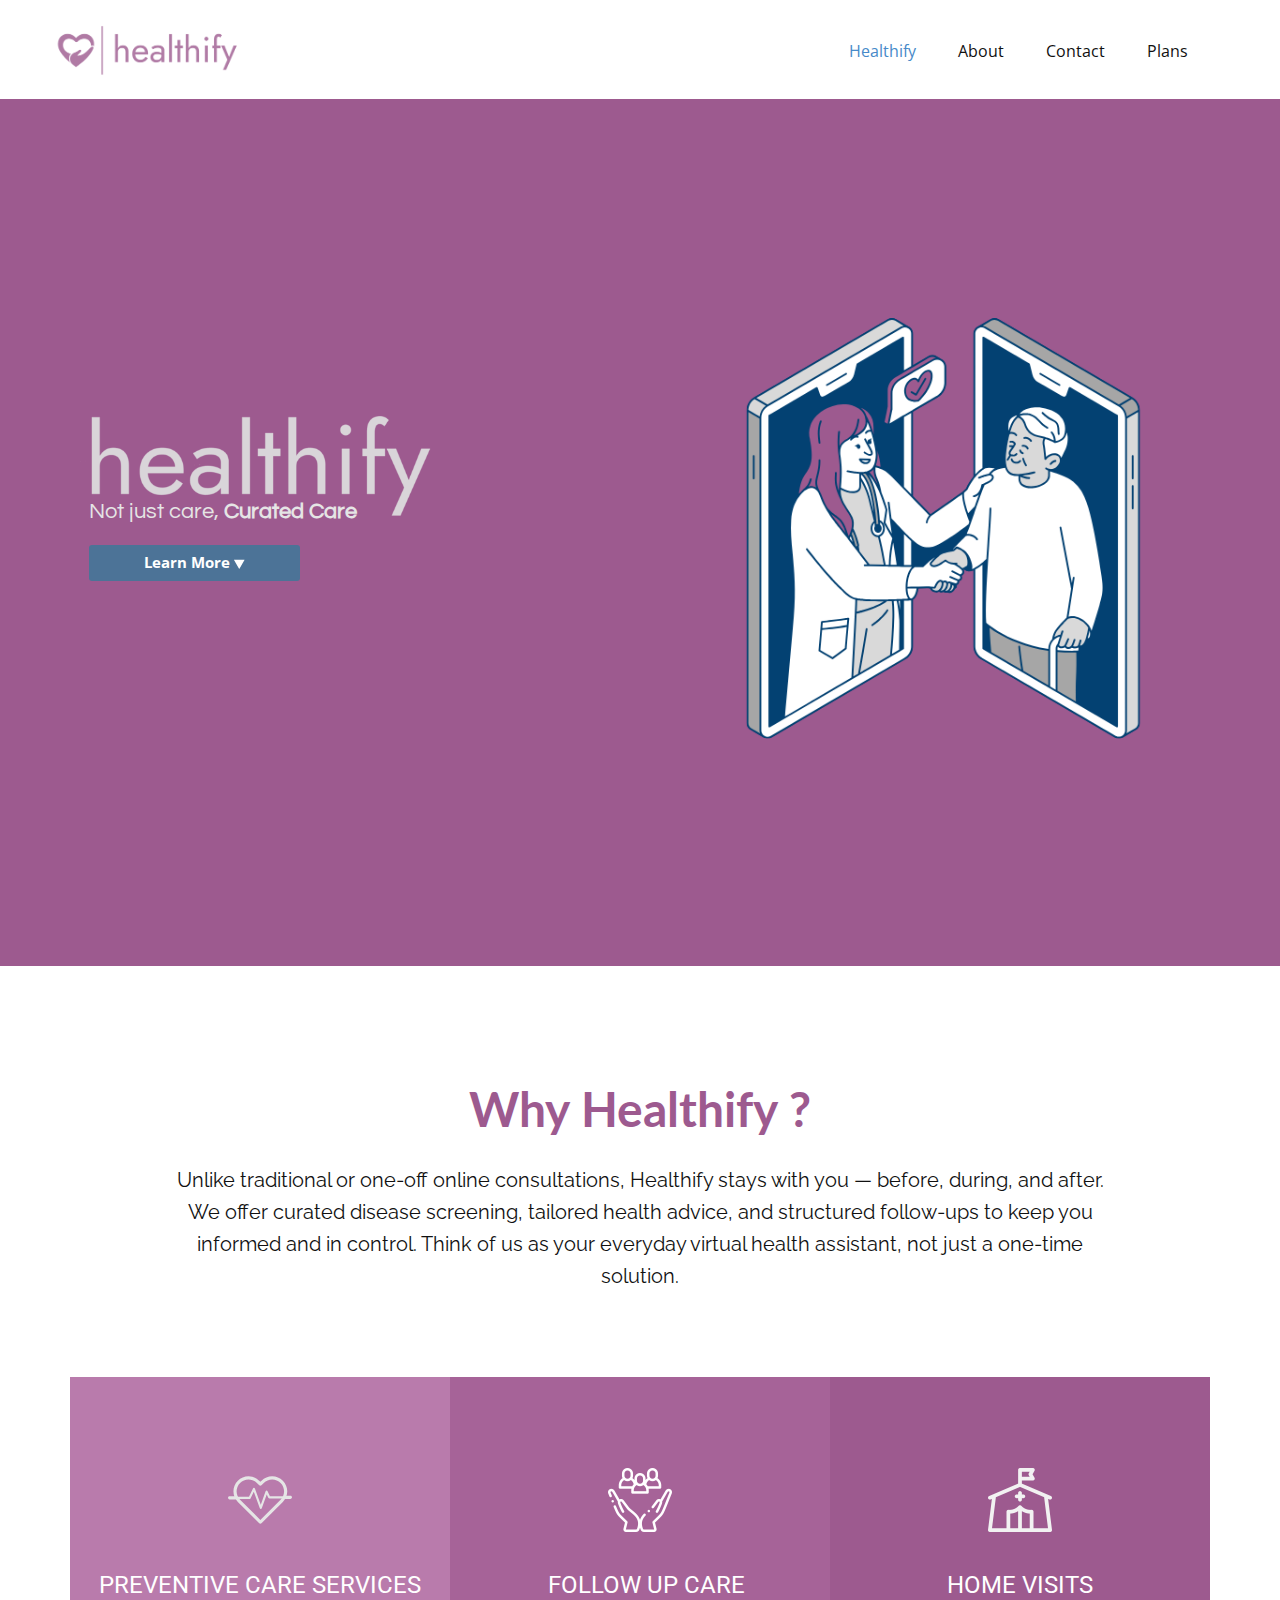
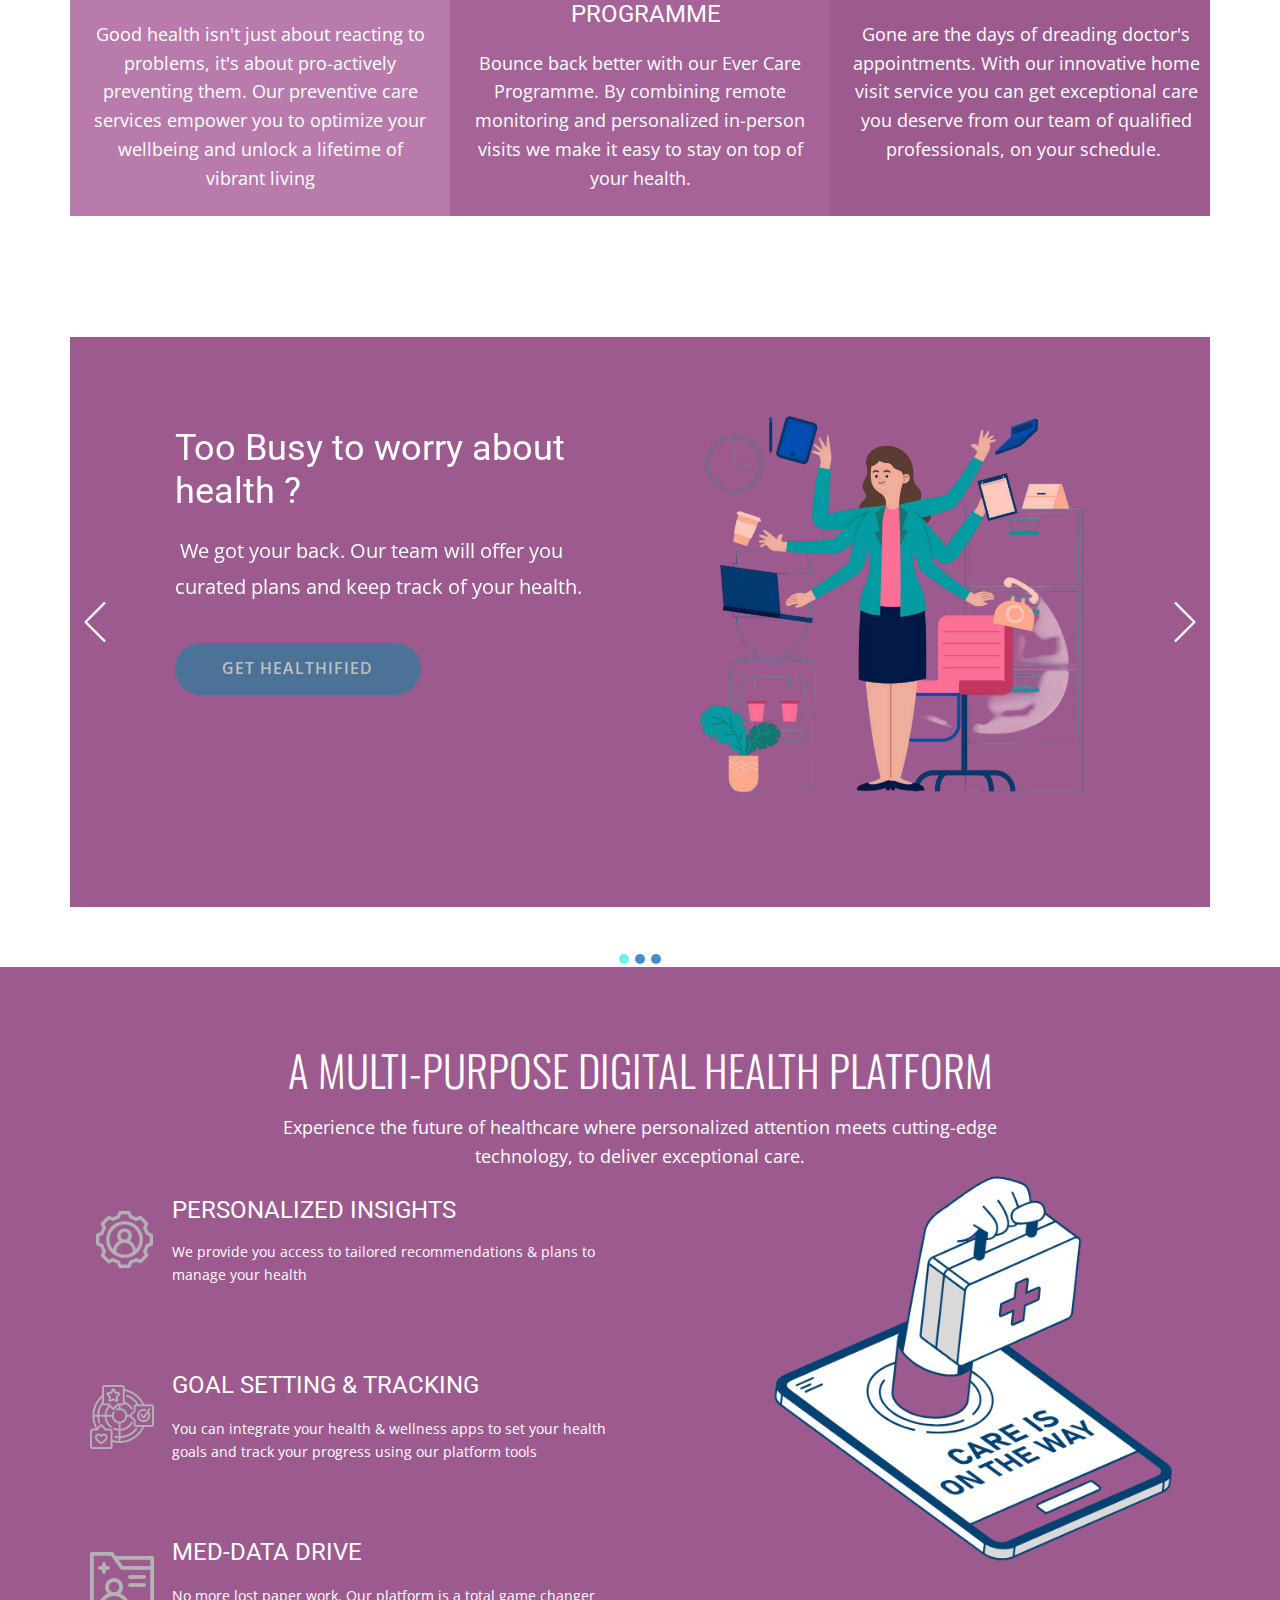
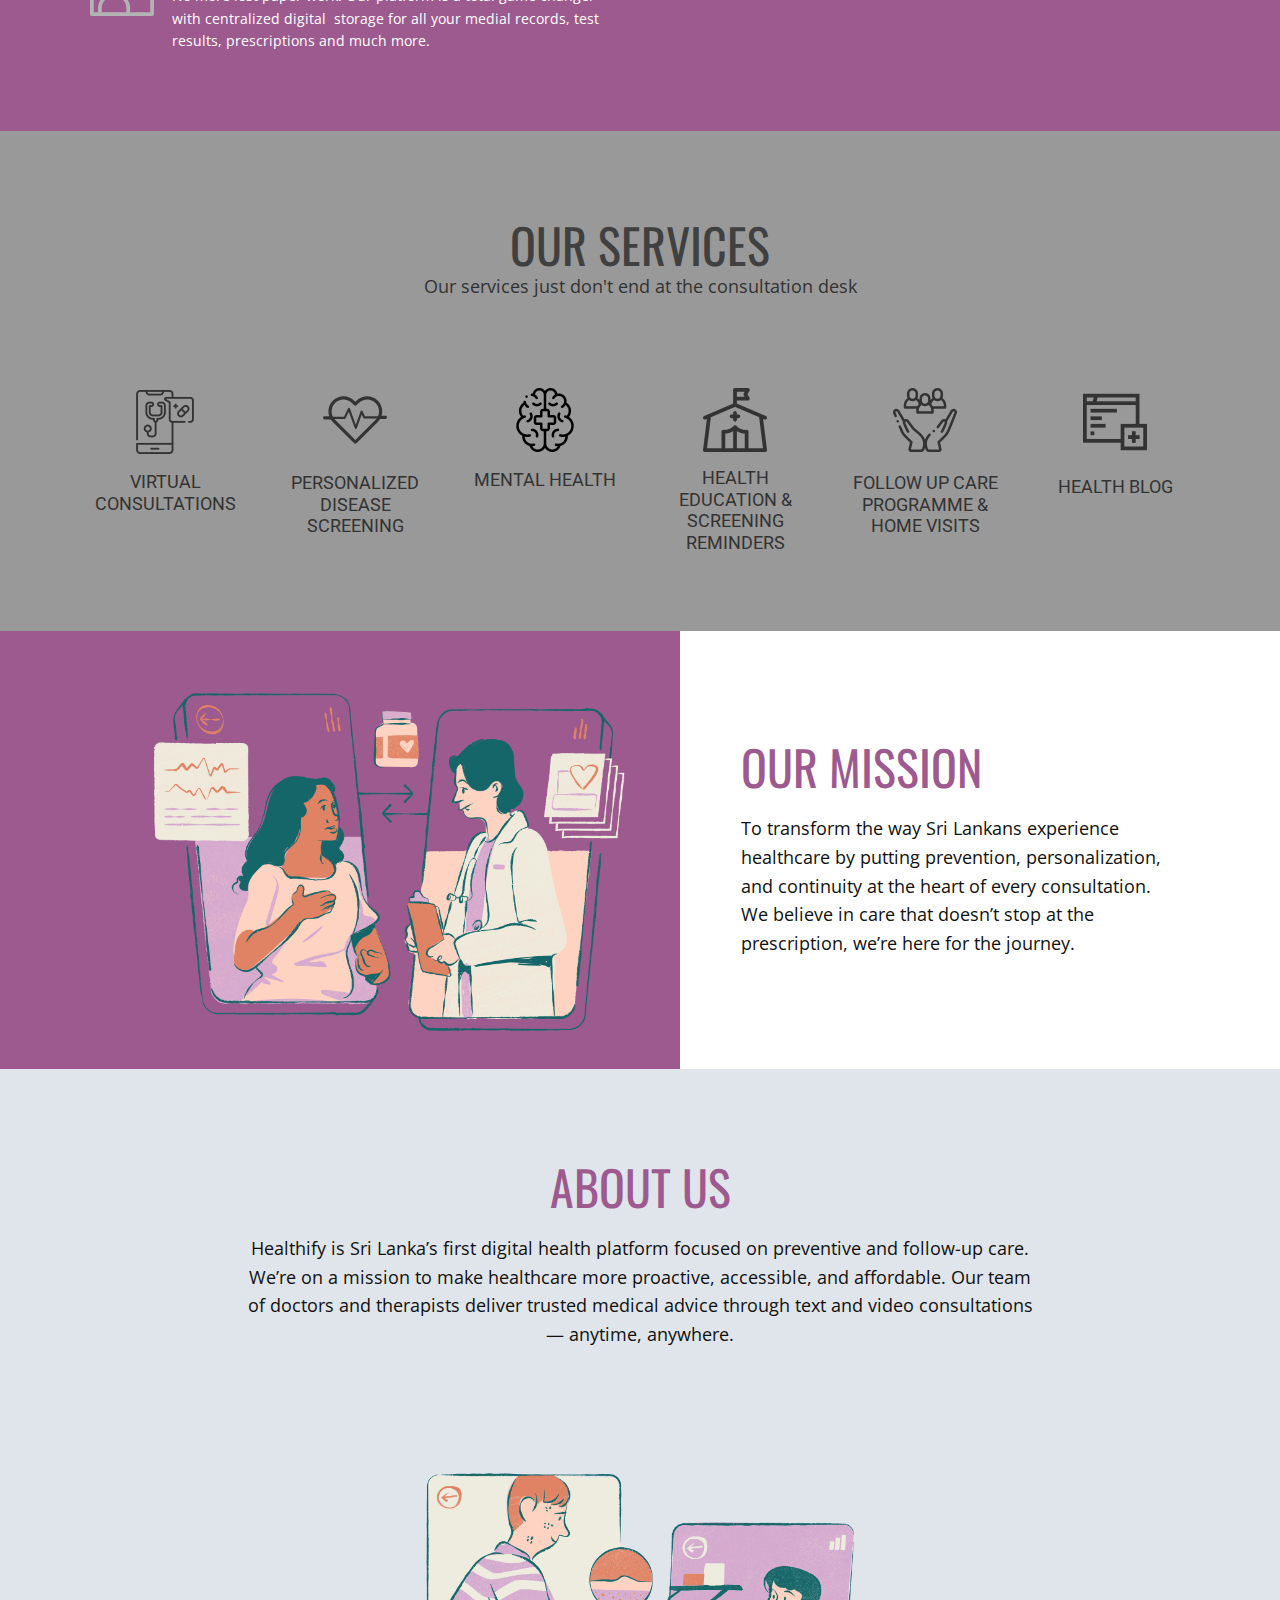
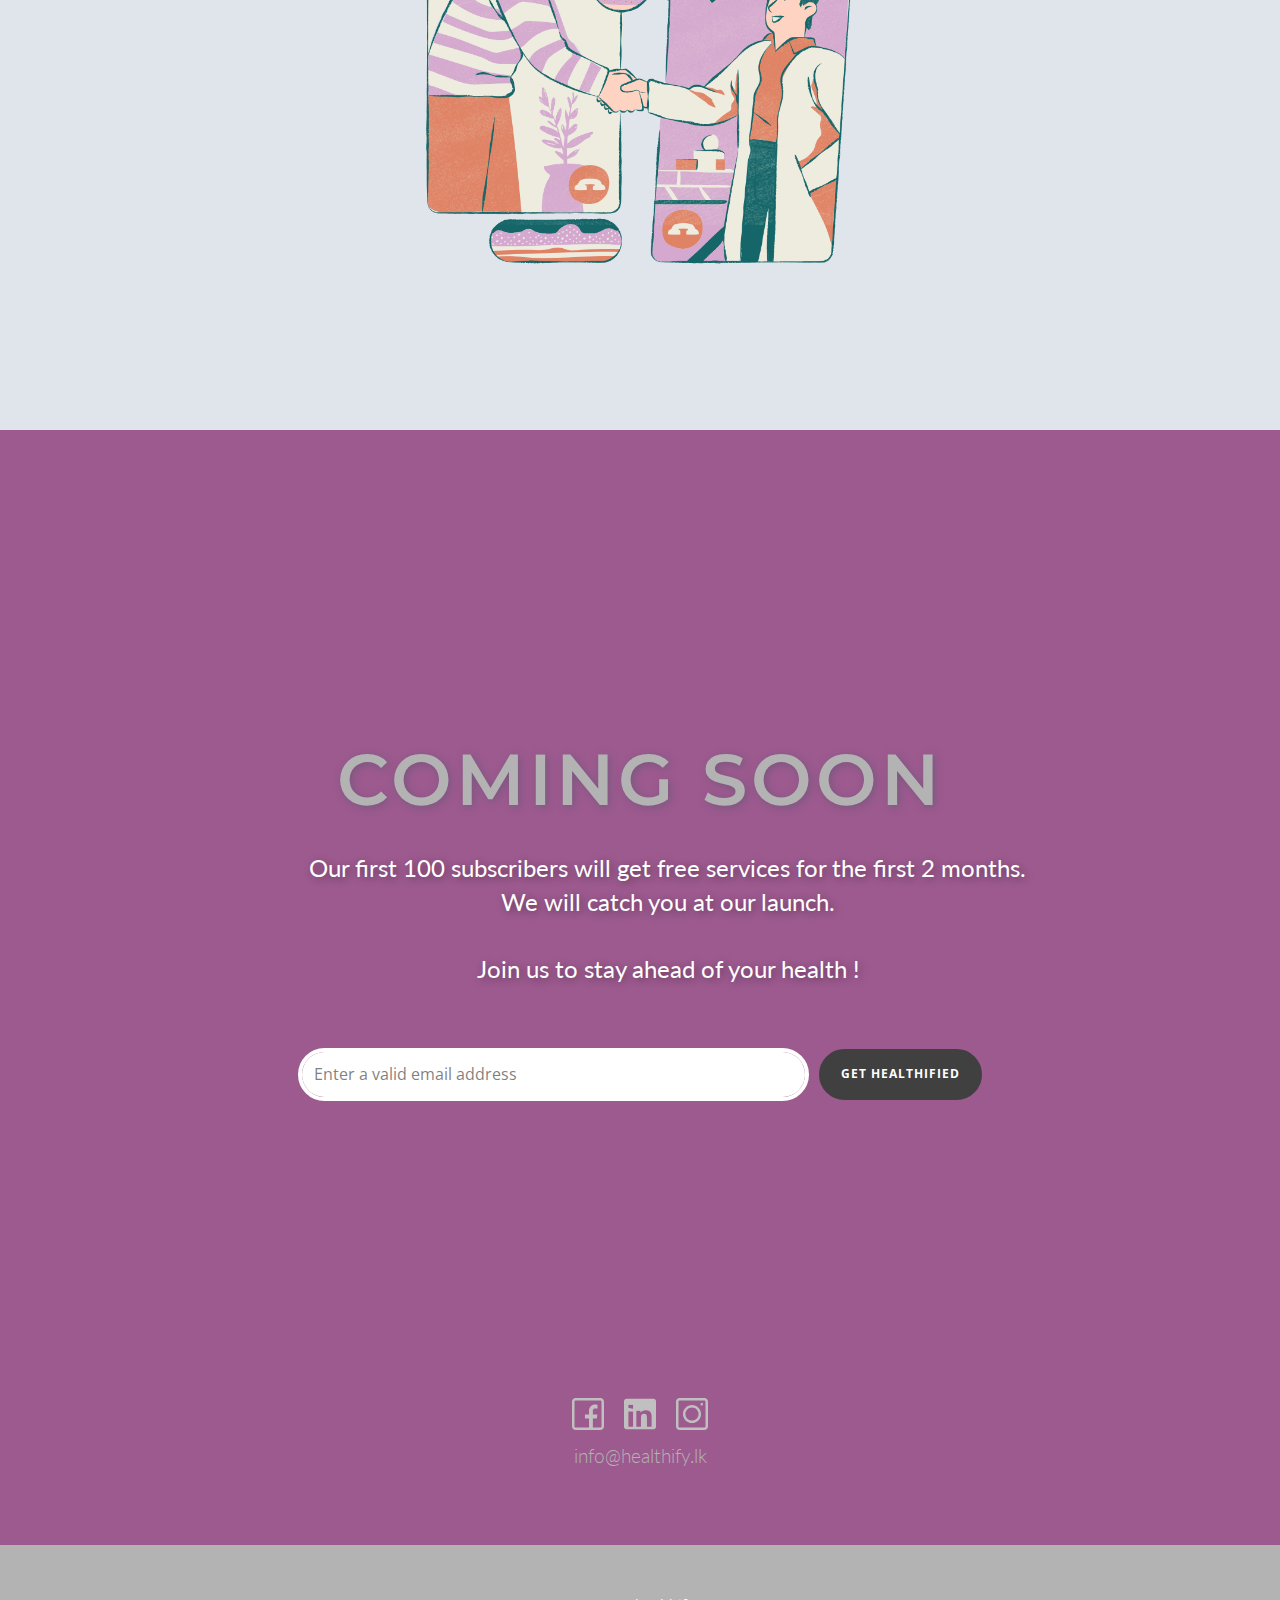
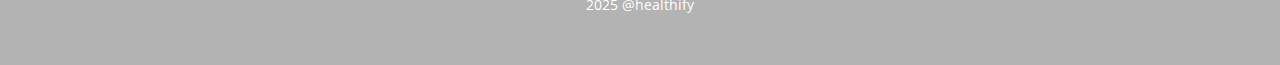
<file: index.html>
<!DOCTYPE html>
<html style="font-size: 16px;" lang="en-LK"><head>
    <meta name="viewport" content="width=device-width, initial-scale=1.0">
    <meta charset="utf-8">
    <meta name="keywords" content="digital health platform Sri Lanka,
online doctor Sri Lanka,
preventive healthcare Sri Lanka,
virtual health assistant,
Healthify Sri Lanka,
telemedicine Sri Lanka,
follow-up care Sri Lanka,
online medical consultation Sri Lanka,
personalized health plans,
curated healthcare Sri Lanka,">
    <meta name="description" content="Healthify is Sri Lanka’s first digital health platform focused on preventive and follow-up care.
We’re on a mission to make healthcare more proactive, accessible, and affordable. Our team of doctors and therapists deliver trusted medical advice through text and video consultations — anytime, anywhere.">
    <meta name="robots">
    <title>Healthify</title>
    <link rel="stylesheet" href="nicepage.css" media="screen">
<link rel="stylesheet" href="index.css" media="screen">
    <script class="u-script" type="text/javascript" src="jquery.js" defer=""></script>
    <script class="u-script" type="text/javascript" src="nicepage.js" defer=""></script>
    <meta name="generator" content="Nicepage 7.7.3, nicepage.com">
    <meta name="title" content="Healthify – Digital Healthcare &amp; Preventive Care in Sri Lanka">
    <meta name="description" content="">
    <meta name="robots">
    <meta name="keywords" content="digital health platform Sri Lanka,
online doctor Sri Lanka,
preventive healthcare Sri Lanka,
virtual health assistant,
Healthify Sri Lanka,
telemedicine Sri Lanka,
follow-up care Sri Lanka,
online medical consultation Sri Lanka,
personalized health plans,
curated healthcare Sri Lanka,">
    <meta name="author" content="Healthify Team">
    <meta name="title" content="Healthify – Digital Healthcare &amp; Preventive Care in Sri Lanka">
    <meta name="description" content="">
    <meta name="robots" content="index, follow">
    <meta name="keywords" content="digital health platform Sri Lanka,
online doctor Sri Lanka,
preventive healthcare Sri Lanka,
virtual health assistant,
Healthify Sri Lanka,
telemedicine Sri Lanka,
follow-up care Sri Lanka,
online medical consultation Sri Lanka,
personalized health plans,
curated healthcare Sri Lanka,">
    <meta name="author" content="Healthify Team">
    <meta name="twitter:card" content="summary_large_image">
    <meta name="twitter:url" content="https://www.healthify.lk/">
    <meta name="twitter:title" content="Healthify – Digital Healthcare &amp; Preventive Care in Sri Lanka">
    <meta name="twitter:description" content="Join Healthify for personalized preventive care, virtual consultations, and continuous health monitoring to stay ahead of your health.">
    <meta name="twitter:image" content="https://www.healthify.lk/assets/twitter-image.jpg">
    <meta property="og:title" content="Healthify">
    <meta property="og:description" content="Healthify is Sri Lanka’s first digital health platform focused on preventive and follow-up care.
We’re on a mission to make healthcare more proactive, accessible, and affordable. Our team of doctors and therapists deliver trusted medical advice through text and video consultations — anytime, anywhere.">
    <meta property="og:image" content="images/Healthify_logo_color_png3x.png">
    <meta property="og:url" content="healthify.lk">
    <link rel="stylesheet" href="https://www.healthify.lk/assets/styles.css">
    <link href="https://fonts.googleapis.com/css2?family=Questrial&amp;display=swap" rel="stylesheet">
    <script src="https://www.healthify.lk/assets/scripts.js" defer="defer"></script>
    <link rel="canonical" href="https://www.healthify.lk/">
    <link rel="icon" href="images/Healthify_icon2x2x.png">
    
    
    
    
    
    
    
    
    
    
    
    <link id="u-theme-google-font" rel="stylesheet" href="https://fonts.googleapis.com/css?family=Roboto:100,100i,300,300i,400,400i,500,500i,700,700i,900,900i|Open+Sans:300,300i,400,400i,500,500i,600,600i,700,700i,800,800i">
    <link id="u-page-google-font" rel="stylesheet" href="https://fonts.googleapis.com/css?family=Lato:100,100i,300,300i,400,400i,700,700i,900,900i|Raleway:100,100i,200,200i,300,300i,400,400i,500,500i,600,600i,700,700i,800,800i,900,900i|Oswald:200,300,400,500,600,700|Montserrat:100,100i,200,200i,300,300i,400,400i,500,500i,600,600i,700,700i,800,800i,900,900i|Questrial:400">
    <script type="application/ld+json">{
		"@context": "http://schema.org",
		"@type": "Organization",
		"name": "Healthify",
		"url": "https://www.healthify.lk/",
		"logo": "images/Healthify_logo_color_png3x.png?rand=8e95"
}</script>
    <meta name="theme-color" content="#478ac9">
    <meta property="og:type" content="website">
  <meta name="title" content="Healthify – Digital Healthcare &amp; Preventive Care in Sri Lanka">
<meta name="description" content="Healthify is Sri Lanka’s premier digital health platform offering preventive care services, personalized follow-up programs, and virtual consultations to keep you informed and in control of your health.">
<meta name="keywords" content="digital health Sri Lanka, online doctor consultations, preventive healthcare, virtual health assistant, personalized health plans, Healthify Sri Lanka">
<meta name="author" content="Healthify Team">
<meta name="viewport" content="width=device-width, initial-scale=1.0">
<meta name="robots" content="index, follow"><meta name="title" content="Healthify – Digital Healthcare &amp; Preventive Care in Sri Lanka">

<meta name="description" content="Healthify is Sri Lanka’s premier digital health platform offering preventive care services, personalized follow-up programs, and virtual consultations to keep you informed and in control of your health.">
<meta name="keywords" content="digital health Sri Lanka, online doctor consultations, preventive healthcare, virtual health assistant, personalized health plans, Healthify Sri Lanka">
<meta name="author" content="Healthify Team">
<meta name="viewport" content="width=device-width, initial-scale=1.0">
<meta name="robots" content="index, follow">


<meta property="og:type" content="website">
<meta property="og:url" content="https://www.healthify.lk/">
<meta property="og:title" content="Healthify – Your Digital Health Companion in Sri Lanka">

<meta property="og:description" content="Experience proactive healthcare with Healthify's preventive services, personalized follow-up care, and virtual consultations, all tailored to your needs.">
<meta property="og:image" content="https://www.healthify.lk/assets/og-image.jpg">


<meta name="twitter:card" content="summary_large_image">
<meta name="twitter:url" content="https://www.healthify.lk/">
<meta name="twitter:title" content="Healthify – Digital Healthcare &amp; Preventive Care in Sri Lanka">
<meta name="twitter:description" content="Join Healthify for personalized preventive care, virtual consultations, and continuous health monitoring to stay ahead of your health.">
<meta name="twitter:image" content="https://www.healthify.lk/assets/twitter-image.jpg">


<link rel="icon" href="https://www.healthify.lk/assets/favicon.ico" type="image/x-icon">


<link rel="canonical" href="https://www.healthify.lk/">


<link rel="stylesheet" href="https://www.healthify.lk/assets/styles.css">


<link href="https://fonts.googleapis.com/css2?family=Questrial&amp;display=swap" rel="stylesheet">


<script src="https://www.healthify.lk/assets/scripts.js" defer=""></script>
<meta data-intl-tel-input-cdn-path="intlTelInput/"></head>
  <body data-home-page="Healthify.html" data-home-page-title="Healthify" data-path-to-root="./" data-include-products="false" class="u-body u-xl-mode" data-lang="en"><header class="u-clearfix u-header u-header" id="header"><div class="u-clearfix u-sheet u-sheet-1">
        <a href="#" class="u-image u-logo u-opacity u-opacity-80 u-image-1" data-image-width="12294" data-image-height="6912">
          <img src="images/Healthify_logo_color_png3x.png?rand=8e95" class="u-logo-image u-logo-image-1">
        </a>
        <nav class="u-menu u-menu-one-level u-offcanvas u-menu-1">
          <div class="menu-collapse" style="font-size: 1rem; letter-spacing: 0px;">
            <a class="u-button-style u-custom-left-right-menu-spacing u-custom-padding-bottom u-custom-top-bottom-menu-spacing u-hamburger-link u-nav-link u-text-active-palette-1-base u-text-hover-palette-2-base" href="#">
              <svg class="u-svg-link" viewBox="0 0 24 24"><use xlink:href="#menu-hamburger"></use></svg>
              <svg class="u-svg-content" version="1.1" id="menu-hamburger" viewBox="0 0 16 16" x="0px" y="0px" xmlns:xlink="http://www.w3.org/1999/xlink" xmlns="http://www.w3.org/2000/svg"><g><rect y="1" width="16" height="2"></rect><rect y="7" width="16" height="2"></rect><rect y="13" width="16" height="2"></rect>
</g></svg>
            </a>
          </div>
          <div class="u-custom-menu u-nav-container">
            <ul class="u-nav u-unstyled u-nav-1"><li class="u-nav-item"><a class="u-button-style u-nav-link u-text-active-palette-1-base u-text-hover-palette-2-base" href="./" style="padding: 10px 21px;">Healthify</a>
</li><li class="u-nav-item"><a class="u-button-style u-nav-link u-text-active-palette-1-base u-text-hover-palette-2-base" href="./#sec-d629" data-page-id="632616254" style="padding: 10px 21px;">About</a>
</li><li class="u-nav-item"><a class="u-button-style u-nav-link u-text-active-palette-1-base u-text-hover-palette-2-base" href="./#sec-5ac3" data-page-id="632616254" style="padding: 10px 21px;">Contact</a>
</li><li class="u-nav-item"><a class="u-button-style u-nav-link u-text-active-palette-1-base u-text-hover-palette-2-base" href="Plans.html" style="padding: 10px 21px;">Plans</a>
</li></ul>
          </div>
          <div class="u-custom-menu u-nav-container-collapse">
            <div class="u-black u-container-style u-inner-container-layout u-opacity u-opacity-95 u-sidenav">
              <div class="u-inner-container-layout u-sidenav-overflow">
                <div class="u-menu-close"></div>
                <ul class="u-align-center u-nav u-popupmenu-items u-unstyled u-nav-2"><li class="u-nav-item"><a class="u-button-style u-nav-link" href="./">Healthify</a>
</li><li class="u-nav-item"><a class="u-button-style u-nav-link" href="./#sec-d629" data-page-id="632616254">About</a>
</li><li class="u-nav-item"><a class="u-button-style u-nav-link" href="./#sec-5ac3" data-page-id="632616254">Contact</a>
</li><li class="u-nav-item"><a class="u-button-style u-nav-link" href="Plans.html">Plans</a>
</li></ul>
              </div>
            </div>
            <div class="u-black u-menu-overlay u-opacity u-opacity-70"></div>
          </div>
        </nav>
      </div></header>
    <section class="u-clearfix u-section-1" id="sec-3d93">
      <div class="u-container-style u-custom-color-1 u-expanded-width u-group u-group-1">
        <div class="u-container-layout u-container-layout-1">
          <a href="./#block-3" data-page-id="632616254" class="u-border-none u-btn u-button-style u-hidden-xl u-palette-1-dark-2 u-btn-1">Learn More</a>
          <img class="u-expanded-width-xl u-image u-image-contain u-image-default u-preserve-proportions u-image-1" src="images/Untitleddesign.png" alt="digital health platform Sri Lanka online doctor Sri Lanka preventive healthcare Sri Lanka virtual health assistant Healthify Sri Lanka telemedicine Sri Lanka follow-up care Sri Lanka online medical consultation Sri Lanka personalized health plans curated healthcare Sri Lanka" data-image-width="1366" data-image-height="768">
          <p class="u-align-left u-custom-font u-text u-text-grey-10 u-text-1">Not just care, <span style="font-weight: 700;">Curated Care </span>
            <br>
            <br>
          </p>
          <a href="./#block-3" data-page-id="632616254" class="u-border-none u-btn u-btn-round u-button-style u-hover-palette-1-light-1 u-palette-1-dark-1 u-radius u-text-body-alt-color u-text-hover-white u-btn-2">Learn More&nbsp;<span class="u-icon u-text-white u-icon-1"><svg class="u-svg-content" viewBox="0 0 490.677 490.677" x="0px" y="0px" style="width: 1em; height: 1em;"><path d="M489.272,37.339c-1.92-3.307-5.44-5.333-9.259-5.333H10.68c-3.819,0-7.339,2.027-9.259,5.333    c-1.899,3.307-1.899,7.36,0.021,10.667l234.667,405.333c1.899,3.307,5.419,5.333,9.237,5.333s7.339-2.027,9.237-5.333 L489.251,48.005C491.149,44.72,491.149,40.645,489.272,37.339z"></path></svg></span>
          </a>
          <img class="u-image u-image-contain u-image-default u-preserve-proportions u-image-2" src="images/Healthify_logo_text_PNG.png" alt="" data-image-width="2400" data-image-height="936">
        </div>
      </div>
    </section>
    <section class="u-clearfix u-section-2" id="block-3">
      <div class="u-clearfix u-sheet u-sheet-1">
        <div class="data-layout-selected u-align-left u-clearfix u-expanded-width u-layout-wrap u-layout-wrap-1">
          <div class="u-layout">
            <div class="u-layout-row">
              <div class="u-container-style u-layout-cell u-size-60 u-layout-cell-1">
                <div class="u-container-layout u-container-layout-1">
                  <h2 class="u-align-center u-custom-font u-font-lato u-text u-text-custom-color-1 u-text-default-lg u-text-default-md u-text-default-sm u-text-default-xl u-text-1">Why Healthify ?</h2>
                  <p class="u-align-center u-custom-font u-font-raleway u-text u-text-2"> Unlike traditional or one-off online consultations, Healthify stays with you — before, during, and after.<br>We offer curated disease screening, tailored health advice, and structured follow-ups to keep you informed and in control. Think of us as your everyday virtual health assistant, not just a one-time solution.
                  </p>
                </div>
              </div>
            </div>
          </div>
        </div>
      </div>
    </section>
    <section class="u-clearfix u-section-3" id="sec-58dd">
      <div class="u-clearfix u-sheet u-sheet-1">
        <div class="custom-expanded data-layout-selected u-align-left-lg u-align-left-md u-align-left-sm u-align-left-xs u-clearfix u-expanded-width-xl u-layout-wrap u-layout-wrap-1">
          <div class="u-layout">
            <div class="u-layout-row">
              <div class="u-align-center u-container-align-center u-container-align-center-xl u-container-style u-custom-color-3 u-layout-cell u-left-cell u-size-20 u-size-20-md u-layout-cell-1">
                <div class="u-container-layout u-valign-middle-md u-valign-middle-sm u-container-layout-1"><span class="u-icon u-icon-circle u-text-grey-10 u-icon-1"><svg class="u-svg-link" preserveAspectRatio="xMidYMin slice" viewBox="0 0 484 484" style="undefined"><use xlink:href="#svg-4b56"></use></svg><svg class="u-svg-content" viewBox="0 0 484 484" x="0px" y="0px" id="svg-4b56" style="enable-background:new 0 0 484 484;"><g><g><path d="M414.74,95.558c-21.512-21.516-50.12-33.364-80.544-33.364c-30.428,0-59.032,11.848-80.544,33.364l-9.044,9.044    l-9.044-9.044c-21.516-21.516-50.124-33.364-80.548-33.364c-30.428,0-59.032,11.848-80.544,33.364    c-44.416,44.408-44.416,116.672,0,161.084L236.12,418.29c2.344,2.344,5.412,3.516,8.484,3.516c3.072,0,6.14-1.172,8.492-3.512    L414.74,256.646c21.516-21.512,33.364-50.12,33.364-80.544C448.104,145.674,436.256,117.07,414.74,95.558z M397.768,239.674    l-153.16,153.164L91.444,239.674c-35.056-35.056-35.056-92.092,0-127.148c16.98-16.98,39.556-26.332,63.572-26.332    c24.012,0,46.592,9.352,63.576,26.332l17.528,17.528c4.688,4.688,12.28,4.688,16.968,0l17.528-17.528    c16.984-16.98,39.56-26.332,63.576-26.332s46.596,9.352,63.576,26.332C432.824,147.582,432.824,204.618,397.768,239.674z"></path>
</g>
</g><g><g><path d="M56,213.806H12c-6.628,0-12,5.372-12,12s5.372,12,12,12h44c6.628,0,12-5.372,12-12S62.628,213.806,56,213.806z"></path>
</g>
</g><g><g><path d="M431.992,214.194H317.144l-17.872-39.308c-1.348-2.972-4.284-4.78-7.624-4.684c-3.26,0.14-6.108,2.24-7.196,5.316    l-36.528,102.936l-44.408-122.98c-1.096-3.036-3.916-5.12-7.148-5.272c-3.456-0.16-6.236,1.66-7.612,4.584l-29.84,63.408h-98.92    c-4.42,0-8,3.584-8,8s5.264,7.612,9.684,7.612h104c3.1,0,4.236-1.4,5.556-4.204l23.788-50.548l45.452,125.86    c1.144,3.168,4.152,5.28,7.524,5.28c0.008,0,0.016,0,0.016,0c3.38-0.008,6.388-2.14,7.516-5.324l37.376-105.332l11.804,25.964    c1.296,2.86,5.832,4.304,8.968,4.304h120c4.416,0,6.312-3.196,6.312-7.612S436.408,214.194,431.992,214.194z"></path>
</g>
</g><g><g><path d="M472,209.806h-36c-6.628,0-12,5.372-12,12s5.372,12,12,12h36c6.628,0,12-5.372,12-12S478.628,209.806,472,209.806z"></path>
</g>
</g></svg></span>
                  <h3 class="u-text u-text-body-alt-color u-text-1">PREVENTIVE CARE SERVICES</h3>
                  <p class="u-text u-text-body-alt-color u-text-2">Good health isn't just about reacting to problems, it's about pro​-actively preventing them. Our preventive care services empower you to optimize your wellbeing and unlock a lifetime of vibrant living</p>
                </div>
              </div>
              <div class="u-align-center u-container-align-center u-container-style u-custom-color-4 u-layout-cell u-size-20 u-size-20-md u-layout-cell-2">
                <div class="u-container-layout u-valign-middle-lg u-valign-middle-md u-valign-middle-sm u-container-layout-2"><span class="u-file-icon u-icon u-text-white u-icon-2"><img src="images/2392025-0fb10bb8.png" alt=""></span>
                  <h3 class="u-text u-text-body-alt-color u-text-3">FOLLOW UP CARE PROGRAMme </h3>
                  <p class="u-text u-text-body-alt-color u-text-4">Bounce back better with our Ever Care Programme. By combining remote monitoring and personalized in-person visits we make it easy to stay on top of your health.</p>
                </div>
              </div>
              <div class="u-align-center u-container-align-center u-container-style u-custom-color-1 u-layout-cell u-right-cell u-size-20 u-size-20-md u-layout-cell-3">
                <div class="u-container-layout u-valign-middle-md u-valign-middle-sm u-container-layout-3"><span class="u-file-icon u-icon u-text-grey-5 u-icon-3"><img src="images/14247040-e6fd917b.png" alt=""></span>
                  <h3 class="u-text u-text-body-alt-color u-text-5">HOME VISITS</h3>
                  <p class="u-text u-text-body-alt-color u-text-6">Gone are the days of dreading doctor's appointments. With our innovative home visit service you can get exceptional care you deserve from our team of qualified professionals, on your schedule.&nbsp;</p>
                </div>
              </div>
            </div>
          </div>
        </div>
      </div>
    </section>
    <section class="u-clearfix u-container-align-center u-white u-section-4" id="sec-8a09">
      <div class="u-clearfix u-sheet u-sheet-1">
        <div id="carousel-109f" data-interval="5000" data-u-ride="carousel" class="u-carousel u-expanded-width u-slider u-slider-1">
          <ol class="u-absolute-hcenter u-carousel-indicators u-carousel-indicators-1">
            <li data-u-target="#carousel-109f" class="u-active u-active-palette-4-light-1 u-hover-palette-4-dark-1 u-palette-1-base u-shape-circle" data-u-slide-to="0" style="width: 10px; height: 10px;"></li>
            <li data-u-target="#carousel-109f" class="u-active-palette-4-light-1 u-hover-palette-4-dark-1 u-palette-1-base u-shape-circle" data-u-slide-to="1" style="width: 10px; height: 10px;"></li>
            <li data-u-target="#carousel-109f" class="u-active-palette-4-light-1 u-hover-palette-4-dark-1 u-palette-1-base u-shape-circle" data-u-slide-to="2" style="width: 10px; height: 10px;"></li>
          </ol>
          <div class="u-carousel-inner" role="listbox">
            <div class="u-active u-carousel-item u-container-style u-custom-color-1 u-slide u-carousel-item-1">
              <div class="u-container-layout u-valign-top-lg u-container-layout-1">
                <div class="u-align-left u-container-align-left u-container-style u-expanded-width-md u-expanded-width-sm u-expanded-width-xs u-group u-shape-rectangle u-group-1">
                  <div class="u-container-layout u-valign-top u-container-layout-2">
                    <h3 class="u-align-left u-text u-text-1" data-animation-name="customAnimationIn" data-animation-duration="1000"> Too Busy to worry about health ?</h3>
                    <p class="u-align-left u-text u-text-2" data-animation-name="customAnimationIn" data-animation-duration="1000">&nbsp;We got your back. Our team will offer you curated plans and keep track of your health.</p>
                    <a href="#" class="u-active-white u-align-left u-border-none u-btn u-btn-round u-button-style u-hover-white u-palette-1-dark-1 u-radius-50 u-text-active-palette-1-base u-text-grey-25 u-text-hover-palette-1-base u-btn-1" data-animation-name="customAnimationIn" data-animation-duration="1000">get healthified </a>
                  </div>
                </div>
                <img src="images/hand-drawn-multitask-business-woman-illustrated.png" alt="" class="u-expanded-width-md u-expanded-width-sm u-expanded-width-xs u-image u-image-default u-image-1" data-image-width="2000" data-image-height="2000" data-animation-name="customAnimationIn" data-animation-duration="1000">
              </div>
            </div>
            <div class="u-carousel-item u-container-style u-custom-color-1 u-slide u-carousel-item-2">
              <div class="u-container-layout u-valign-top-lg u-container-layout-3">
                <div class="custom-expanded u-align-center-xs u-align-left-lg u-align-left-md u-align-left-sm u-align-left-xl u-container-align-left-lg u-container-align-left-md u-container-align-left-sm u-container-align-left-xl u-container-style u-expanded-width-md u-expanded-width-sm u-group u-shape-rectangle u-group-2">
                  <div class="u-container-layout u-valign-top u-container-layout-4">
                    <h3 class="u-align-left-lg u-align-left-md u-align-left-sm u-align-left-xl u-text u-text-3" data-animation-name="customAnimationIn" data-animation-duration="1000"> Are your medical reports all over the place ?</h3>
                    <p class="u-align-left-lg u-align-left-md u-align-left-sm u-align-left-xl u-text u-text-4" data-animation-name="customAnimationIn" data-animation-duration="1000">We provide a hassle free digital solution to keep all your medical records secure and right at your hand wherever you go.&nbsp;<br>Whenever there's a medical need our EHR will be there to help.
                    </p>
                    <a href="#" class="u-active-white u-align-left u-border-none u-btn u-btn-round u-button-style u-hover-white u-palette-1-dark-1 u-radius-50 u-text-active-palette-1-base u-text-grey-25 u-text-hover-palette-1-base u-btn-2" data-animation-name="customAnimationIn" data-animation-duration="1000">get Healthified </a>
                  </div>
                </div>
                <img src="images/Untitleddesign-6.png" alt="" class="custom-expanded u-expanded-width-md u-expanded-width-sm u-image u-image-default u-image-2" data-image-width="500" data-image-height="500" data-animation-name="customAnimationIn" data-animation-duration="1000">
              </div>
            </div>
            <div class="u-carousel-item u-container-style u-custom-color-1 u-slide u-carousel-item-3">
              <div class="u-container-layout u-container-layout-5">
                <div class="u-align-left u-container-align-left u-container-style u-expanded-width-md u-expanded-width-sm u-expanded-width-xs u-group u-shape-rectangle u-group-3">
                  <div class="u-container-layout u-valign-top-lg u-valign-top-md u-valign-top-sm u-valign-top-xs u-container-layout-6">
                    <h3 class="u-align-left u-text u-text-5" data-animation-name="customAnimationIn" data-animation-duration="1000"> LIVING ABROAD ?&nbsp;<br><span style="font-size: 1.5rem;">Worried about your parents?</span>
                    </h3>
                    <p class="u-align-left u-text u-text-6" data-animation-name="customAnimationIn" data-animation-duration="1000">Let us take care. Sign up your parents for our Ever care programme and we'd do the rest from tracking their health parameters, to regular check ups to home visits we'll have it all covered. You can happily track all their health status remotely too.&nbsp;<br>
                      <br>
                    </p>
                    <a href="#" class="u-active-white u-align-left u-border-none u-btn u-btn-round u-button-style u-hover-white u-palette-1-dark-1 u-radius-50 u-text-active-palette-1-base u-text-grey-15 u-text-hover-palette-1-base u-btn-3" data-animation-name="customAnimationIn" data-animation-duration="1000">Get Healthified </a>
                  </div>
                </div>
                <img src="images/Untitleddesign-5.png" alt="" class="custom-expanded u-expanded-width-md u-expanded-width-sm u-image u-image-default u-image-3" data-image-width="1080" data-image-height="1350" data-animation-name="customAnimationIn" data-animation-duration="1000">
              </div>
            </div>
          </div>
          <a class="u-absolute-vcenter u-carousel-control u-carousel-control-prev u-hidden-sm u-hidden-xs u-spacing-5 u-text-body-alt-color u-text-hover-palette-3-base u-carousel-control-1" href="#carousel-109f" role="button" data-u-slide="prev"><span aria-hidden="true">
              <svg viewBox="0 0 477.175 477.175"><path d="M145.188,238.575l215.5-215.5c5.3-5.3,5.3-13.8,0-19.1s-13.8-5.3-19.1,0l-225.1,225.1c-5.3,5.3-5.3,13.8,0,19.1l225.1,225
		c2.6,2.6,6.1,4,9.5,4s6.9-1.3,9.5-4c5.3-5.3,5.3-13.8,0-19.1L145.188,238.575z"></path></svg></span><span class="sr-only">
              <svg viewBox="0 0 477.175 477.175"><path d="M145.188,238.575l215.5-215.5c5.3-5.3,5.3-13.8,0-19.1s-13.8-5.3-19.1,0l-225.1,225.1c-5.3,5.3-5.3,13.8,0,19.1l225.1,225
		c2.6,2.6,6.1,4,9.5,4s6.9-1.3,9.5-4c5.3-5.3,5.3-13.8,0-19.1L145.188,238.575z"></path></svg></span>
          </a>
          <a class="u-absolute-vcenter u-carousel-control u-carousel-control-next u-hidden-sm u-hidden-xs u-spacing-5 u-text-body-alt-color u-text-hover-palette-3-base u-carousel-control-2" href="#carousel-109f" role="button" data-u-slide="next"><span aria-hidden="true">
              <svg viewBox="0 0 477.175 477.175"><path d="M360.731,229.075l-225.1-225.1c-5.3-5.3-13.8-5.3-19.1,0s-5.3,13.8,0,19.1l215.5,215.5l-215.5,215.5
		c-5.3,5.3-5.3,13.8,0,19.1c2.6,2.6,6.1,4,9.5,4c3.4,0,6.9-1.3,9.5-4l225.1-225.1C365.931,242.875,365.931,234.275,360.731,229.075z"></path></svg></span><span class="sr-only">
              <svg viewBox="0 0 477.175 477.175"><path d="M360.731,229.075l-225.1-225.1c-5.3-5.3-13.8-5.3-19.1,0s-5.3,13.8,0,19.1l215.5,215.5l-215.5,215.5
		c-5.3,5.3-5.3,13.8,0,19.1c2.6,2.6,6.1,4,9.5,4c3.4,0,6.9-1.3,9.5-4l225.1-225.1C365.931,242.875,365.931,234.275,360.731,229.075z"></path></svg></span>
          </a>
        </div>
      </div>
    </section>
    <section class="u-clearfix u-custom-color-1 u-section-5" id="sec-ecc6">
      <div class="u-clearfix u-sheet u-sheet-1">
        <img class="u-image u-image-default u-preserve-proportions u-image-1" src="images/Untitleddesign-2.png" alt="" data-image-width="1366" data-image-height="768">
        <div class="data-layout-selected u-clearfix u-expanded-width-xs u-gutter-20 u-layout-wrap u-layout-wrap-1">
          <div class="u-layout">
            <div class="u-layout-row">
              <div class="u-size-60">
                <div class="u-layout-col">
                  <div class="u-container-style u-layout-cell u-left-cell u-size-20 u-layout-cell-1">
                    <div class="u-container-layout"><span class="u-file-icon u-icon u-icon-rectangle u-text-grey-30 u-icon-1"><img src="images/5188289-b0c49d75.png" alt=""></span>
                      <h2 class="u-text u-text-1">Personalized Insights</h2>
                      <p class="u-text u-text-2">We provide you access to tailored recommendations &amp; plans to manage your health</p>
                    </div>
                  </div>
                  <div class="u-container-style u-layout-cell u-left-cell u-size-20 u-layout-cell-2">
                    <div class="u-container-layout"><span class="u-file-icon u-icon u-text-grey-30 u-icon-2"><img src="images/584670-7a6b4e72.png" alt=""></span>
                      <h2 class="u-text u-text-3">GOAL SETTING &amp; TRACKING</h2>
                      <p class="u-text u-text-4">You can integrate your health &amp; wellness apps to set your health goals and track your progress using our platform tools </p>
                    </div>
                  </div>
                  <div class="u-container-style u-layout-cell u-left-cell u-size-20 u-layout-cell-3">
                    <div class="u-container-layout"><span class="u-file-icon u-icon u-text-grey-30 u-icon-3"><img src="images/3254413-221f5a28.png" alt=""></span>
                      <h2 class="u-text u-text-5">Med-Data Drive</h2>
                      <p class="u-text u-text-6">No more lost paper work. Our platform is a total game changer with centralized digital&nbsp; storage for all your medial records, test results, prescriptions and much more.</p>
                    </div>
                  </div>
                </div>
              </div>
            </div>
          </div>
        </div>
        <div class="u-align-center u-container-align-center u-container-align-center-lg u-container-align-center-md u-container-align-center-sm u-container-align-center-xl u-container-style u-expanded-width-xs u-group u-group-1">
          <div class="u-container-layout u-valign-middle-lg u-valign-middle-md u-valign-middle-sm u-valign-middle-xl u-container-layout-4">
            <h2 class="u-custom-font u-font-oswald u-text u-text-7">A MULTI-PURPOSE DIGITAL HEALTH PLATFORM</h2>
            <p class="u-text u-text-8">Experience the future of healthcare where personalized attention meets cutting-edge technology, to deliver exceptional care.</p>
          </div>
        </div>
      </div>
    </section>
    <section class="u-clearfix u-grey-40 u-section-6" id="sec-a177">
      <div class="u-clearfix u-sheet u-sheet-1">
        <div class="u-align-center u-container-align-center u-container-style u-group u-group-1">
          <div class="u-container-layout u-valign-middle-lg u-valign-middle-md u-valign-middle-sm u-valign-middle-xs u-container-layout-1">
            <h2 class="u-custom-font u-font-oswald u-text u-text-grey-75 u-text-1">our SERVICES</h2>
            <p class="u-text u-text-grey-80 u-text-2">Our services just don't end at the consultation desk </p>
          </div>
        </div>
        <div class="data-layout-selected u-clearfix u-expanded-width u-layout-wrap u-layout-wrap-1">
          <div class="u-layout">
            <div class="u-layout-row">
              <div class="u-align-center-md u-align-center-sm u-align-center-xl u-align-center-xs u-container-style u-layout-cell u-left-cell u-size-10 u-size-30-md u-layout-cell-1">
                <div class="u-container-layout u-valign-middle-md u-valign-middle-sm u-valign-middle-xs u-container-layout-2"><span class="u-file-icon u-icon u-text-grey-80 u-icon-1"><img src="images/11309650-ce5ba4c2.png" alt=""></span>
                  <h3 class="u-text u-text-grey-80 u-text-3">VIRTUAL CONSULTATIONS</h3>
                </div>
              </div>
              <div class="u-align-center-md u-align-center-sm u-align-center-xs u-container-style u-layout-cell u-size-10 u-size-30-md u-layout-cell-2">
                <div class="u-container-layout u-valign-middle-md u-valign-middle-sm u-valign-middle-xs u-container-layout-3"><span class="u-icon u-icon-circle u-text-grey-80 u-icon-2"><svg class="u-svg-link" preserveAspectRatio="xMidYMin slice" viewBox="0 0 484 484" style="undefined"><use xlink:href="#svg-92dd"></use></svg><svg class="u-svg-content" viewBox="0 0 484 484" x="0px" y="0px" id="svg-92dd" style="enable-background:new 0 0 484 484;"><g><g><path d="M414.74,95.558c-21.512-21.516-50.12-33.364-80.544-33.364c-30.428,0-59.032,11.848-80.544,33.364l-9.044,9.044    l-9.044-9.044c-21.516-21.516-50.124-33.364-80.548-33.364c-30.428,0-59.032,11.848-80.544,33.364    c-44.416,44.408-44.416,116.672,0,161.084L236.12,418.29c2.344,2.344,5.412,3.516,8.484,3.516c3.072,0,6.14-1.172,8.492-3.512    L414.74,256.646c21.516-21.512,33.364-50.12,33.364-80.544C448.104,145.674,436.256,117.07,414.74,95.558z M397.768,239.674    l-153.16,153.164L91.444,239.674c-35.056-35.056-35.056-92.092,0-127.148c16.98-16.98,39.556-26.332,63.572-26.332    c24.012,0,46.592,9.352,63.576,26.332l17.528,17.528c4.688,4.688,12.28,4.688,16.968,0l17.528-17.528    c16.984-16.98,39.56-26.332,63.576-26.332s46.596,9.352,63.576,26.332C432.824,147.582,432.824,204.618,397.768,239.674z"></path>
</g>
</g><g><g><path d="M56,213.806H12c-6.628,0-12,5.372-12,12s5.372,12,12,12h44c6.628,0,12-5.372,12-12S62.628,213.806,56,213.806z"></path>
</g>
</g><g><g><path d="M431.992,214.194H317.144l-17.872-39.308c-1.348-2.972-4.284-4.78-7.624-4.684c-3.26,0.14-6.108,2.24-7.196,5.316    l-36.528,102.936l-44.408-122.98c-1.096-3.036-3.916-5.12-7.148-5.272c-3.456-0.16-6.236,1.66-7.612,4.584l-29.84,63.408h-98.92    c-4.42,0-8,3.584-8,8s5.264,7.612,9.684,7.612h104c3.1,0,4.236-1.4,5.556-4.204l23.788-50.548l45.452,125.86    c1.144,3.168,4.152,5.28,7.524,5.28c0.008,0,0.016,0,0.016,0c3.38-0.008,6.388-2.14,7.516-5.324l37.376-105.332l11.804,25.964    c1.296,2.86,5.832,4.304,8.968,4.304h120c4.416,0,6.312-3.196,6.312-7.612S436.408,214.194,431.992,214.194z"></path>
</g>
</g><g><g><path d="M472,209.806h-36c-6.628,0-12,5.372-12,12s5.372,12,12,12h36c6.628,0,12-5.372,12-12S478.628,209.806,472,209.806z"></path>
</g>
</g></svg></span>
                  <h3 class="u-align-center-lg u-align-center-xl u-text u-text-grey-80 u-text-4">PERSONALIZED DISEASE SCREENING </h3>
                </div>
              </div>
              <div class="u-align-center u-container-align-center u-container-style u-layout-cell u-size-10 u-size-30-md u-layout-cell-3">
                <div class="u-container-layout u-valign-middle-lg u-valign-middle-md u-valign-middle-sm u-valign-middle-xs u-container-layout-4"><span class="u-file-icon u-icon u-icon-3"><img src="images/3203805.png" alt=""></span>
                  <h3 class="u-text u-text-grey-80 u-text-5">MENTAL HEALTH </h3>
                </div>
              </div>
              <div class="u-align-center u-container-align-center u-container-style u-layout-cell u-size-10 u-size-30-md u-layout-cell-4">
                <div class="u-container-layout u-valign-middle-lg u-valign-middle-md u-valign-middle-sm u-valign-middle-xs u-container-layout-5"><span class="u-file-icon u-icon u-text-grey-80 u-icon-4"><img src="images/14247040-80e350d4.png" alt=""></span>
                  <h3 class="u-text u-text-grey-80 u-text-6">HEALTH EDUCATION &amp; SCREENING REMINDERS</h3>
                </div>
              </div>
              <div class="u-align-center u-container-align-center u-container-style u-layout-cell u-size-10 u-size-30-md u-layout-cell-5">
                <div class="u-container-layout u-valign-middle-lg u-valign-middle-md u-valign-middle-sm u-valign-middle-xs u-container-layout-6"><span class="u-file-icon u-icon u-text-grey-80 u-icon-5"><img src="images/2392025-2e885e94.png" alt=""></span>
                  <h3 class="u-text u-text-grey-80 u-text-7">FOLLOW UP CARE PROGRAMME &amp; HOME VISITS</h3>
                </div>
              </div>
              <div class="u-align-center u-container-align-center u-container-style u-layout-cell u-right-cell u-size-10 u-size-30-md u-layout-cell-6">
                <div class="u-container-layout u-valign-middle-lg u-valign-middle-md u-valign-middle-sm u-valign-middle-xs u-container-layout-7"><span class="u-file-icon u-icon u-text-grey-80 u-icon-6"><img src="images/6317182-c7463b1e.png" alt=""></span>
                  <h3 class="u-text u-text-grey-80 u-text-8">HEALT​H BLOG</h3>
                </div>
              </div>
            </div>
          </div>
        </div>
      </div>
    </section>
    <section class="u-clearfix u-section-7" id="sec-2dd6">
      <div class="u-clearfix u-sheet u-valign-bottom-xs u-valign-middle-lg u-sheet-1">
        <div class="custom-expanded data-layout-selected u-clearfix u-gutter-50 u-layout-wrap u-layout-wrap-1">
          <div class="u-layout">
            <div class="u-layout-row">
              <div class="u-container-style u-layout-cell u-right-cell u-size-60 u-layout-cell-1">
                <div class="u-container-layout u-valign-middle-lg u-valign-middle-md u-valign-middle-sm u-valign-middle-xl">
                  <h2 class="u-custom-font u-font-oswald u-text u-text-custom-color-1 u-text-1">Our Mission</h2>
                  <p class="u-align-center-xs u-text u-text-2"> To transform the way Sri Lankans experience healthcare by putting prevention, personalization, and continuity at the heart of every consultation.<br>We believe in care that doesn’t stop at the prescription, we’re here for the journey.
                  </p>
                </div>
              </div>
            </div>
          </div>
        </div>
        <img class="u-image u-image-default u-image-1" src="images/Untitleddesign-3.png" alt="" data-image-width="1366" data-image-height="768">
      </div>
    </section>
    <section class="u-clearfix u-custom-color-5 u-section-8" id="sec-d629">
      <div class="u-clearfix u-sheet u-sheet-1">
        <div class="u-align-center u-container-align-center u-container-align-center-xl u-container-style u-group u-group-1">
          <div class="u-container-layout u-valign-middle-md u-valign-middle-sm u-container-layout-1">
            <h2 class="u-custom-font u-font-oswald u-text u-text-custom-color-1 u-text-1">About Us</h2>
            <p class="u-text u-text-2">Healthify is Sri Lanka’s first digital health platform focused on&nbsp;preventive and follow-up care.<br>We’re on a mission to make healthcare more proactive, accessible, and affordable. Our team of doctors and therapists deliver trusted medical advice through text and video consultations — anytime, anywhere. 
            </p>
          </div>
        </div>
        <img class="u-image u-image-default u-image-1" src="images/Untitleddesign-4.png" alt="" data-image-width="1366" data-image-height="768">
      </div>
    </section>
    <section class="u-align-center u-clearfix u-container-align-center u-shading u-section-9" id="sec-5ac3" data-image-width="1980" data-image-height="1320">
      <div class="u-clearfix u-sheet u-valign-middle-md u-valign-middle-sm u-valign-middle-xs u-sheet-1">
        <h1 class="u-custom-font u-font-montserrat u-text u-text-grey-30 u-text-1">Coming Soon</h1>
        <h3 class="u-custom-font u-font-lato u-text u-text-2"> Our first 100 subscribers will get free services for the first 2 months.<br>We will catch you at our launch.<br>
          <br>Join us to stay ahead of your health !<br>
        </h3>
        <div class="u-form u-form-1">
          <form action="https://forms.nicepagesrv.com/v2/form/process" class="u-clearfix u-form-horizontal u-form-spacing-10 u-inner-form" style="padding: 10px" source="gsheets" name="form">
            <div class="u-form-email u-form-group u-form-group-1">
              <label for="email-2555" class="u-form-control-hidden u-label u-label-1">Email</label>
              <input type="email" placeholder="Enter a valid email address" id="email-2555" name="email" class="u-border-4 u-border-white u-input u-input-rectangle u-radius-50" required="">
            </div>
            <div class="u-align-left u-form-group u-form-submit">
              <a href="#" class="u-active-grey-90 u-border-7 u-border-active-grey-90 u-border-grey-75 u-border-hover-grey-90 u-btn u-btn-round u-btn-submit u-button-style u-grey-75 u-hover-grey-90 u-radius-50 u-btn-1">get healthified</a>
              <input type="submit" value="submit" class="u-form-control-hidden">
            </div>
            <div class="u-form-send-message u-form-send-success">Thank You for chosing healthify.</div>
            <div class="u-form-send-error u-form-send-message">Unable to send your message. Please fix errors then try again.</div>
            <input type="hidden" value="" name="recaptchaResponse">
            <input type="hidden" name="formServices" value="936b14ee-2ec4-43f0-b901-e0dbcf69f243">
          </form>
        </div>
        <div class="u-align-center u-social-icons u-social-icons-1">
          <a class="u-social-url" title="facebook" target="_blank" href="https://web.facebook.com/profile.php?id=61573831063814"><span class="u-icon u-icon-circle u-social-facebook u-social-icon u-text-grey-25 u-icon-1"><svg class="u-svg-link" preserveAspectRatio="xMidYMin slice" viewBox="0 0 512 512" style=""><use xlink:href="#svg-17ec"></use></svg><svg class="u-svg-content" viewBox="0 0 512 512" id="svg-17ec"><path d="m452 0h-392c-33.085938 0-60 26.914062-60 60v392c0 33.085938 26.914062 60 60 60h392c33.085938 0 60-26.914062 60-60v-392c0-33.085938-26.914062-60-60-60zm20 452c0 11.027344-8.972656 20-20 20h-118v-146h64.027344l7.460937-62h-71.488281v-67c0-17.101562 12.898438-30 30-30h45v-58c-11.84375-1.671875-34.691406-4-45-4-23.324219 0-46.703125 9.839844-64.140625 26.992188-17.964844 17.671874-27.859375 40.820312-27.859375 65.183593v66.824219h-65v62h65v146h-212c-11.027344 0-20-8.972656-20-20v-392c0-11.027344 8.972656-20 20-20h392c11.027344 0 20 8.972656 20 20zm0 0"></path></svg></span>
          </a>
          <a class="u-social-url" title="twitter" target="_blank" href="https://www.linkedin.com/company/healthifylk"><span class="u-file-icon u-icon u-social-icon u-social-twitter u-text-grey-25 u-icon-2"><img src="images/618-2b542cf5.png" alt=""></span>
          </a>
          <a class="u-social-url" title="instagram" target="_blank" href="https://www.instagram.com/healthifylk"><span class="u-icon u-icon-circle u-social-icon u-social-instagram u-text-grey-25 u-icon-3"><svg class="u-svg-link" preserveAspectRatio="xMidYMin slice" viewBox="0 0 512 512" style=""><use xlink:href="#svg-bdf8"></use></svg><svg class="u-svg-content" viewBox="0 0 512 512" id="svg-bdf8"><path d="m452 512h-392c-33.084 0-60-26.916-60-60v-392c0-33.084 26.916-60 60-60h392c33.084 0 60 26.916 60 60v392c0 33.084-26.916 60-60 60zm-392-472c-11.028 0-20 8.972-20 20v392c0 11.028 8.972 20 20 20h392c11.028 0 20-8.972 20-20v-392c0-11.028-8.972-20-20-20zm196 361c-79.953 0-145-65.047-145-145s65.047-145 145-145 145 65.047 145 145-65.047 145-145 145zm0-250c-57.897 0-105 47.103-105 105s47.103 105 105 105 105-47.103 105-105-47.103-105-105-105zm156-71c-11.046 0-20 8.954-20 20 0 11.046 8.954 20 20 20 11.046 0 20-8.954 20-20 0-11.046-8.954-20-20-20z"></path></svg></span>
          </a>
        </div>
        <a href="mailto:info@healthify.lk" class="u-border-1 u-border-active-palette-2-base u-border-hover-grey-40 u-border-no-left u-border-no-right u-border-no-top u-btn u-button-style u-custom-font u-font-lato u-none u-text-grey-30 u-btn-2">info@healthify.lk </a>
      </div>
    </section>
    
    
    
    <footer class="u-align-center u-clearfix u-container-align-center u-footer u-grey-30 u-footer" id="footer"><div class="u-clearfix u-sheet u-sheet-1">
        <p class="u-small-text u-text u-text-variant u-text-1">2025 @healthify</p>
      </div></footer>
  
</body></html>
</file>
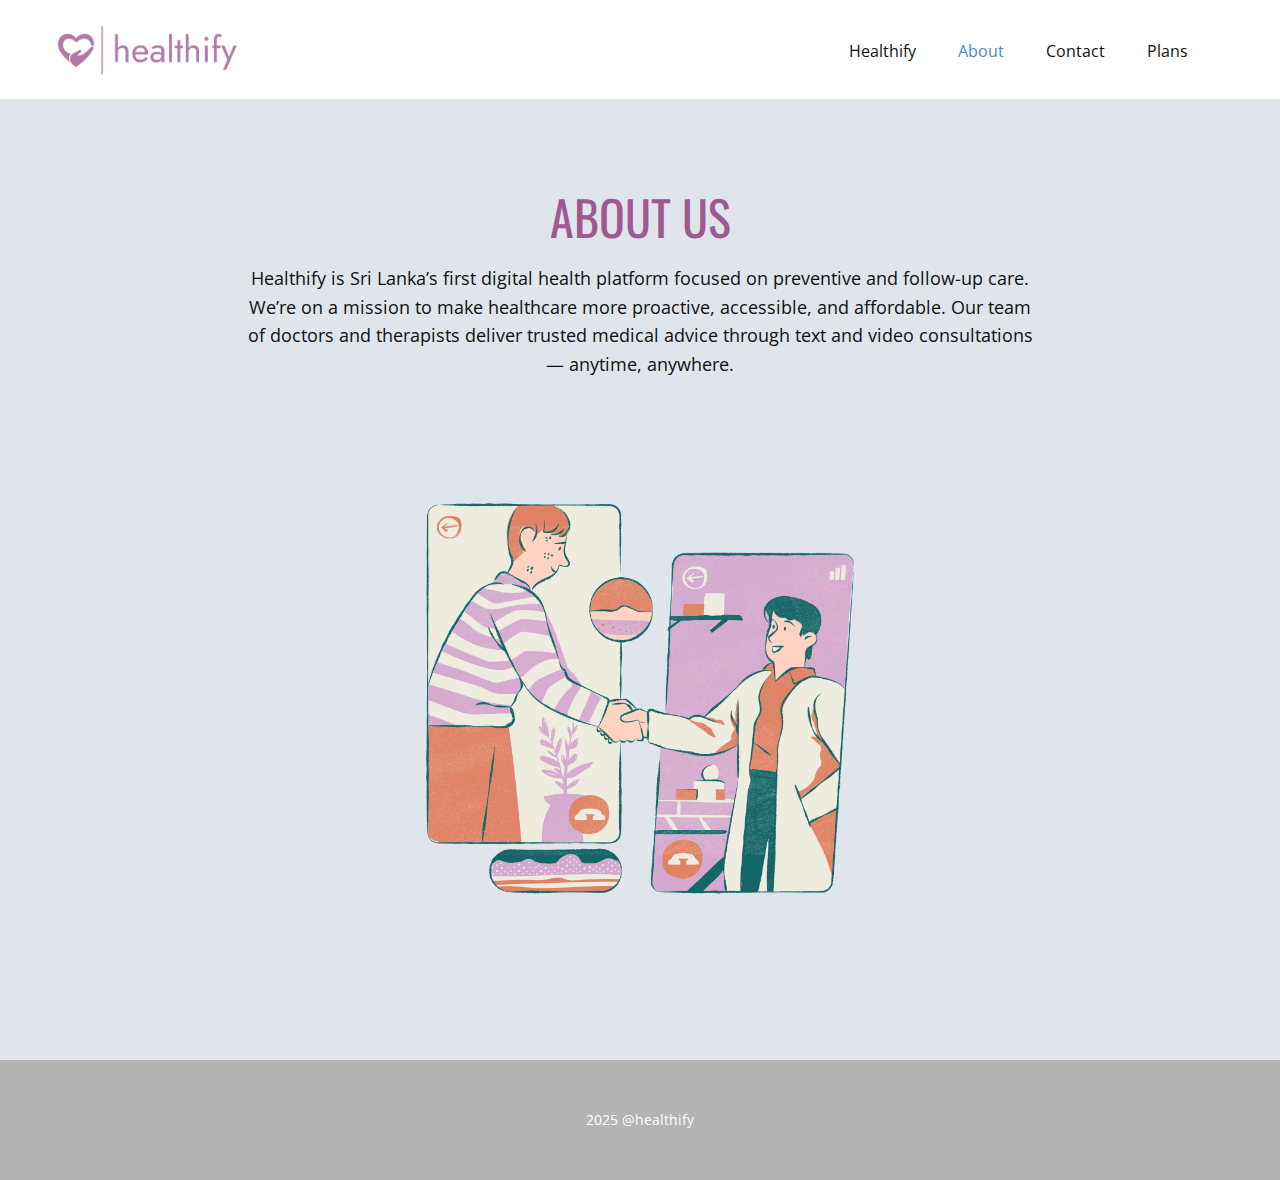
<file: About.html>
<!DOCTYPE html>
<html style="font-size: 16px;" lang="en-LK"><head>
    <meta name="viewport" content="width=device-width, initial-scale=1.0">
    <meta charset="utf-8">
    <meta name="keywords" content="About Us">
    <meta name="description" content="Healthify is Sri Lanka’s first digital health platform focused on preventive and follow-up care.
We’re on a mission to make healthcare more proactive, accessible, and affordable. Our team of doctors and therapists deliver trusted medical advice through text and video consultations — anytime, anywhere.">
    <title>About</title>
    <link rel="stylesheet" href="nicepage.css" media="screen">
<link rel="stylesheet" href="About.css" media="screen">
    <script class="u-script" type="text/javascript" src="jquery.js" defer=""></script>
    <script class="u-script" type="text/javascript" src="nicepage.js" defer=""></script>
    <meta name="generator" content="Nicepage 7.7.3, nicepage.com">
    <link rel="icon" href="images/Healthify_icon2x2x.png">
    
    
    
    <link id="u-theme-google-font" rel="stylesheet" href="https://fonts.googleapis.com/css?family=Roboto:100,100i,300,300i,400,400i,500,500i,700,700i,900,900i|Open+Sans:300,300i,400,400i,500,500i,600,600i,700,700i,800,800i">
    <link id="u-page-google-font" rel="stylesheet" href="https://fonts.googleapis.com/css?family=Oswald:200,300,400,500,600,700">
    <script type="application/ld+json">{
		"@context": "http://schema.org",
		"@type": "Organization",
		"name": "Healthify",
		"logo": "images/Healthify_logo_color_png3x.png"
}</script>
    <meta name="theme-color" content="#478ac9">
    <meta property="og:title" content="About">
    <meta property="og:description" content="Healthify is Sri Lanka’s first digital health platform focused on preventive and follow-up care.
We’re on a mission to make healthcare more proactive, accessible, and affordable. Our team of doctors and therapists deliver trusted medical advice through text and video consultations — anytime, anywhere.">
    <meta property="og:type" content="website">
  <meta name="title" content="Healthify – Digital Healthcare &amp; Preventive Care in Sri Lanka">
<meta name="description" content="Healthify is Sri Lanka’s premier digital health platform offering preventive care services, personalized follow-up programs, and virtual consultations to keep you informed and in control of your health.">
<meta name="keywords" content="digital health Sri Lanka, online doctor consultations, preventive healthcare, virtual health assistant, personalized health plans, Healthify Sri Lanka">
<meta name="author" content="Healthify Team">
<meta name="viewport" content="width=device-width, initial-scale=1.0">
<meta name="robots" content="index, follow"><meta name="title" content="Healthify – Digital Healthcare &amp; Preventive Care in Sri Lanka">

<meta name="description" content="Healthify is Sri Lanka’s premier digital health platform offering preventive care services, personalized follow-up programs, and virtual consultations to keep you informed and in control of your health.">
<meta name="keywords" content="digital health Sri Lanka, online doctor consultations, preventive healthcare, virtual health assistant, personalized health plans, Healthify Sri Lanka">
<meta name="author" content="Healthify Team">
<meta name="viewport" content="width=device-width, initial-scale=1.0">
<meta name="robots" content="index, follow">


<meta property="og:type" content="website">
<meta property="og:url" content="https://www.healthify.lk/">
<meta property="og:title" content="Healthify – Your Digital Health Companion in Sri Lanka">

<meta property="og:description" content="Experience proactive healthcare with Healthify's preventive services, personalized follow-up care, and virtual consultations, all tailored to your needs.">
<meta property="og:image" content="https://www.healthify.lk/assets/og-image.jpg">


<meta name="twitter:card" content="summary_large_image">
<meta name="twitter:url" content="https://www.healthify.lk/">
<meta name="twitter:title" content="Healthify – Digital Healthcare &amp; Preventive Care in Sri Lanka">
<meta name="twitter:description" content="Join Healthify for personalized preventive care, virtual consultations, and continuous health monitoring to stay ahead of your health.">
<meta name="twitter:image" content="https://www.healthify.lk/assets/twitter-image.jpg">


<link rel="icon" href="https://www.healthify.lk/assets/favicon.ico" type="image/x-icon">


<link rel="canonical" href="https://www.healthify.lk/">


<link rel="stylesheet" href="https://www.healthify.lk/assets/styles.css">


<link href="https://fonts.googleapis.com/css2?family=Questrial&amp;display=swap" rel="stylesheet">


<script src="https://www.healthify.lk/assets/scripts.js" defer=""></script>
<meta data-intl-tel-input-cdn-path="intlTelInput/"></head>
  <body data-path-to-root="./" data-include-products="false" class="u-body u-xl-mode" data-lang="en"><header class="u-clearfix u-header u-header" id="header"><div class="u-clearfix u-sheet u-sheet-1">
        <a href="#" class="u-image u-logo u-opacity u-opacity-80 u-image-1" data-image-width="12294" data-image-height="6912">
          <img src="images/Healthify_logo_color_png3x.png" class="u-logo-image u-logo-image-1">
        </a>
        <nav class="u-menu u-menu-one-level u-offcanvas u-menu-1">
          <div class="menu-collapse" style="font-size: 1rem; letter-spacing: 0px;">
            <a class="u-button-style u-custom-left-right-menu-spacing u-custom-padding-bottom u-custom-top-bottom-menu-spacing u-hamburger-link u-nav-link u-text-active-palette-1-base u-text-hover-palette-2-base" href="#">
              <svg class="u-svg-link" viewBox="0 0 24 24"><use xlink:href="#menu-hamburger"></use></svg>
              <svg class="u-svg-content" version="1.1" id="menu-hamburger" viewBox="0 0 16 16" x="0px" y="0px" xmlns:xlink="http://www.w3.org/1999/xlink" xmlns="http://www.w3.org/2000/svg"><g><rect y="1" width="16" height="2"></rect><rect y="7" width="16" height="2"></rect><rect y="13" width="16" height="2"></rect>
</g></svg>
            </a>
          </div>
          <div class="u-custom-menu u-nav-container">
            <ul class="u-nav u-unstyled u-nav-1"><li class="u-nav-item"><a class="u-button-style u-nav-link u-text-active-palette-1-base u-text-hover-palette-2-base" href="./" style="padding: 10px 21px;">Healthify</a>
</li><li class="u-nav-item"><a class="u-button-style u-nav-link u-text-active-palette-1-base u-text-hover-palette-2-base" href="./#sec-d629" data-page-id="632616254" style="padding: 10px 21px;">About</a>
</li><li class="u-nav-item"><a class="u-button-style u-nav-link u-text-active-palette-1-base u-text-hover-palette-2-base" href="./#sec-5ac3" data-page-id="632616254" style="padding: 10px 21px;">Contact</a>
</li><li class="u-nav-item"><a class="u-button-style u-nav-link u-text-active-palette-1-base u-text-hover-palette-2-base" href="Plans.html" style="padding: 10px 21px;">Plans</a>
</li></ul>
          </div>
          <div class="u-custom-menu u-nav-container-collapse">
            <div class="u-black u-container-style u-inner-container-layout u-opacity u-opacity-95 u-sidenav">
              <div class="u-inner-container-layout u-sidenav-overflow">
                <div class="u-menu-close"></div>
                <ul class="u-align-center u-nav u-popupmenu-items u-unstyled u-nav-2"><li class="u-nav-item"><a class="u-button-style u-nav-link" href="./">Healthify</a>
</li><li class="u-nav-item"><a class="u-button-style u-nav-link" href="./#sec-d629" data-page-id="632616254">About</a>
</li><li class="u-nav-item"><a class="u-button-style u-nav-link" href="./#sec-5ac3" data-page-id="632616254">Contact</a>
</li><li class="u-nav-item"><a class="u-button-style u-nav-link" href="Plans.html">Plans</a>
</li></ul>
              </div>
            </div>
            <div class="u-black u-menu-overlay u-opacity u-opacity-70"></div>
          </div>
        </nav>
      </div></header>
    <section class="u-clearfix u-custom-color-5 u-section-1" id="sec-0195">
      <div class="u-clearfix u-sheet u-sheet-1">
        <div class="u-align-center u-container-align-center u-container-style u-group u-group-1">
          <div class="u-container-layout u-valign-middle-lg u-valign-middle-md u-valign-middle-sm u-container-layout-1">
            <h2 class="u-custom-font u-font-oswald u-text u-text-custom-color-1 u-text-1">About Us</h2>
            <p class="u-text u-text-2">Healthify is Sri Lanka’s first digital health platform focused on&nbsp;preventive and follow-up care.<br>We’re on a mission to make healthcare more proactive, accessible, and affordable. Our team of doctors and therapists deliver trusted medical advice through text and video consultations — anytime, anywhere. 
            </p>
          </div>
        </div>
        <img class="u-image u-image-default u-image-1" src="images/Untitleddesign-4.png" alt="" data-image-width="1366" data-image-height="768">
      </div>
    </section>
    
    
    
    <footer class="u-align-center u-clearfix u-container-align-center u-footer u-grey-30 u-footer" id="footer"><div class="u-clearfix u-sheet u-sheet-1">
        <p class="u-small-text u-text u-text-variant u-text-1">2025 @healthify</p>
      </div></footer>
  
</body></html>
</file>
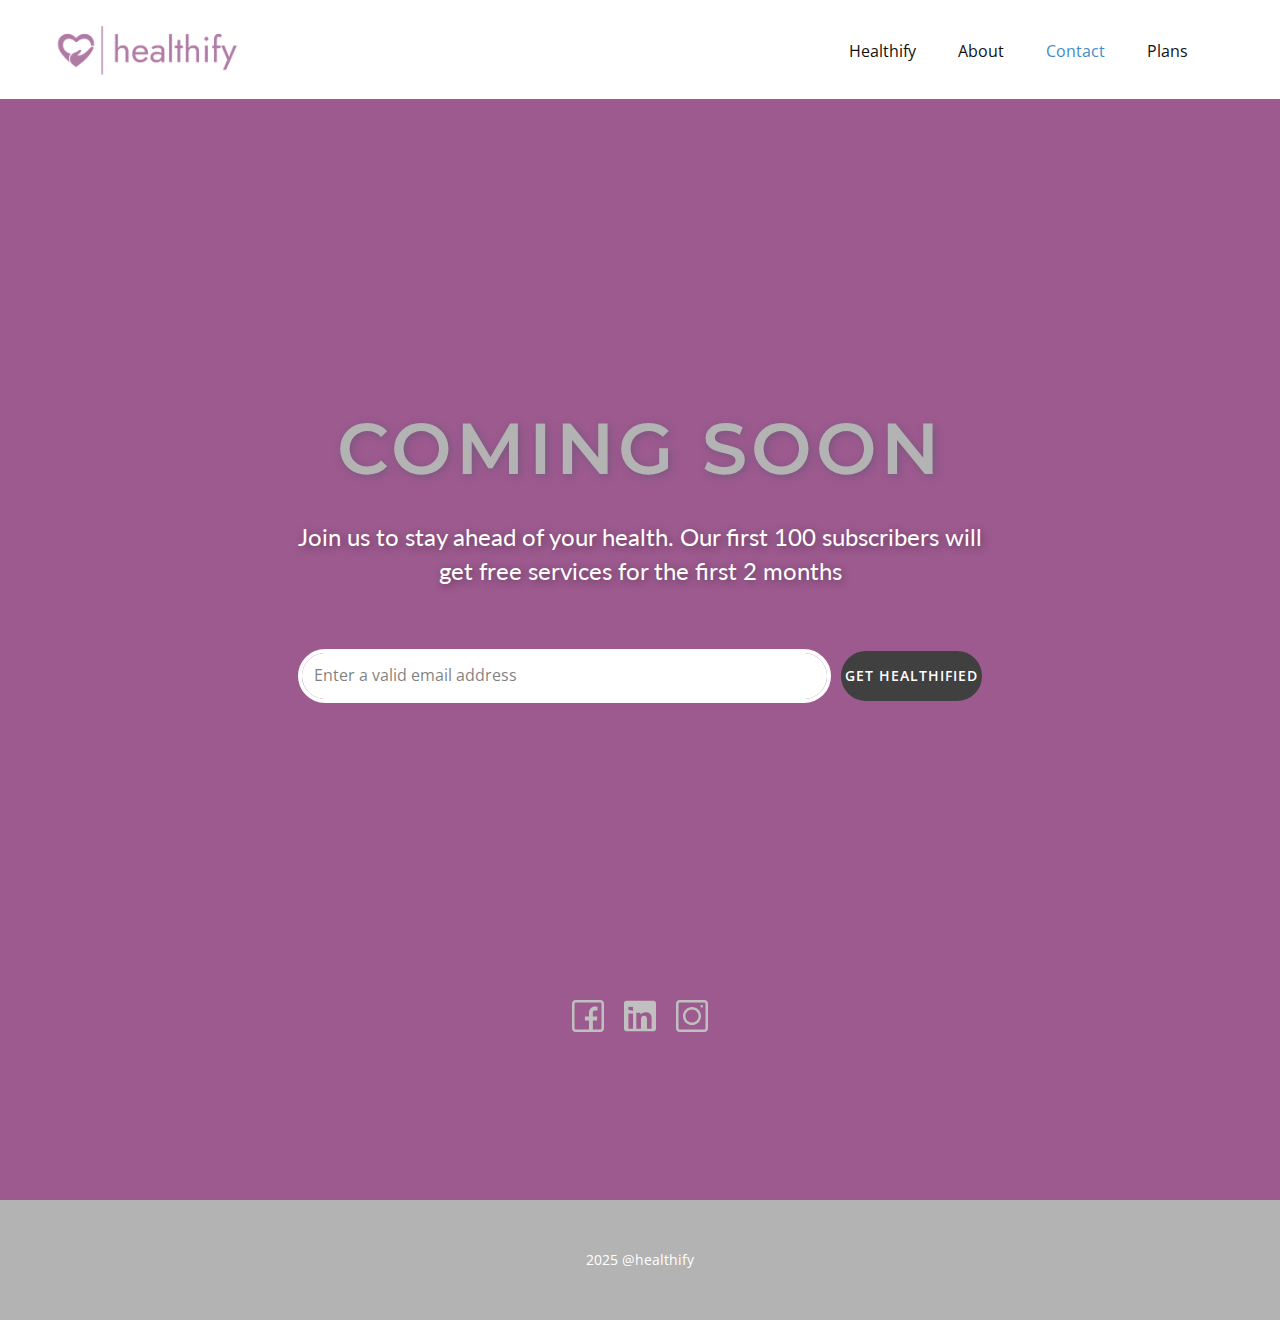
<file: Contact.html>
<!DOCTYPE html>
<html style="font-size: 16px;" lang="en-LK"><head>
    <meta name="viewport" content="width=device-width, initial-scale=1.0">
    <meta charset="utf-8">
    <meta name="keywords" content="Coming Soon">
    <meta name="description" content="Healthify is Sri Lanka’s first digital health platform focused on preventive and follow-up care.
We’re on a mission to make healthcare more proactive, accessible, and affordable. Our team of doctors and therapists deliver trusted medical advice through text and video consultations — anytime, anywhere.">
    <title>Contact</title>
    <link rel="stylesheet" href="nicepage.css" media="screen">
<link rel="stylesheet" href="Contact.css" media="screen">
    <script class="u-script" type="text/javascript" src="jquery.js" defer=""></script>
    <script class="u-script" type="text/javascript" src="nicepage.js" defer=""></script>
    <meta name="generator" content="Nicepage 7.7.3, nicepage.com">
    <meta name="referrer" content="origin">
    <link rel="icon" href="images/Healthify_icon2x2x.png">
    
    
    
    <link id="u-theme-google-font" rel="stylesheet" href="https://fonts.googleapis.com/css?family=Roboto:100,100i,300,300i,400,400i,500,500i,700,700i,900,900i|Open+Sans:300,300i,400,400i,500,500i,600,600i,700,700i,800,800i">
    <link id="u-page-google-font" rel="stylesheet" href="https://fonts.googleapis.com/css?family=Montserrat:100,100i,200,200i,300,300i,400,400i,500,500i,600,600i,700,700i,800,800i,900,900i|Lato:100,100i,300,300i,400,400i,700,700i,900,900i">
    <script type="application/ld+json">{
		"@context": "http://schema.org",
		"@type": "Organization",
		"name": "Healthify",
		"logo": "images/Healthify_logo_color_png3x.png"
}</script>
    <meta name="theme-color" content="#478ac9">
    <meta property="og:title" content="Contact">
    <meta property="og:description" content="Healthify is Sri Lanka’s first digital health platform focused on preventive and follow-up care.
We’re on a mission to make healthcare more proactive, accessible, and affordable. Our team of doctors and therapists deliver trusted medical advice through text and video consultations — anytime, anywhere.">
    <meta property="og:type" content="website">
  <meta name="title" content="Healthify – Digital Healthcare &amp; Preventive Care in Sri Lanka">
<meta name="description" content="Healthify is Sri Lanka’s premier digital health platform offering preventive care services, personalized follow-up programs, and virtual consultations to keep you informed and in control of your health.">
<meta name="keywords" content="digital health Sri Lanka, online doctor consultations, preventive healthcare, virtual health assistant, personalized health plans, Healthify Sri Lanka">
<meta name="author" content="Healthify Team">
<meta name="viewport" content="width=device-width, initial-scale=1.0">
<meta name="robots" content="index, follow"><meta name="title" content="Healthify – Digital Healthcare &amp; Preventive Care in Sri Lanka">

<meta name="description" content="Healthify is Sri Lanka’s premier digital health platform offering preventive care services, personalized follow-up programs, and virtual consultations to keep you informed and in control of your health.">
<meta name="keywords" content="digital health Sri Lanka, online doctor consultations, preventive healthcare, virtual health assistant, personalized health plans, Healthify Sri Lanka">
<meta name="author" content="Healthify Team">
<meta name="viewport" content="width=device-width, initial-scale=1.0">
<meta name="robots" content="index, follow">


<meta property="og:type" content="website">
<meta property="og:url" content="https://www.healthify.lk/">
<meta property="og:title" content="Healthify – Your Digital Health Companion in Sri Lanka">

<meta property="og:description" content="Experience proactive healthcare with Healthify's preventive services, personalized follow-up care, and virtual consultations, all tailored to your needs.">
<meta property="og:image" content="https://www.healthify.lk/assets/og-image.jpg">


<meta name="twitter:card" content="summary_large_image">
<meta name="twitter:url" content="https://www.healthify.lk/">
<meta name="twitter:title" content="Healthify – Digital Healthcare &amp; Preventive Care in Sri Lanka">
<meta name="twitter:description" content="Join Healthify for personalized preventive care, virtual consultations, and continuous health monitoring to stay ahead of your health.">
<meta name="twitter:image" content="https://www.healthify.lk/assets/twitter-image.jpg">


<link rel="icon" href="https://www.healthify.lk/assets/favicon.ico" type="image/x-icon">


<link rel="canonical" href="https://www.healthify.lk/">


<link rel="stylesheet" href="https://www.healthify.lk/assets/styles.css">


<link href="https://fonts.googleapis.com/css2?family=Questrial&amp;display=swap" rel="stylesheet">


<script src="https://www.healthify.lk/assets/scripts.js" defer=""></script>
<meta data-intl-tel-input-cdn-path="intlTelInput/"></head>
  <body data-path-to-root="./" data-include-products="false" class="u-body u-xl-mode" data-lang="en"><header class="u-clearfix u-header u-header" id="header"><div class="u-clearfix u-sheet u-sheet-1">
        <a href="#" class="u-image u-logo u-opacity u-opacity-80 u-image-1" data-image-width="12294" data-image-height="6912">
          <img src="images/Healthify_logo_color_png3x.png" class="u-logo-image u-logo-image-1">
        </a>
        <nav class="u-menu u-menu-one-level u-offcanvas u-menu-1">
          <div class="menu-collapse" style="font-size: 1rem; letter-spacing: 0px;">
            <a class="u-button-style u-custom-left-right-menu-spacing u-custom-padding-bottom u-custom-top-bottom-menu-spacing u-hamburger-link u-nav-link u-text-active-palette-1-base u-text-hover-palette-2-base" href="#">
              <svg class="u-svg-link" viewBox="0 0 24 24"><use xlink:href="#menu-hamburger"></use></svg>
              <svg class="u-svg-content" version="1.1" id="menu-hamburger" viewBox="0 0 16 16" x="0px" y="0px" xmlns:xlink="http://www.w3.org/1999/xlink" xmlns="http://www.w3.org/2000/svg"><g><rect y="1" width="16" height="2"></rect><rect y="7" width="16" height="2"></rect><rect y="13" width="16" height="2"></rect>
</g></svg>
            </a>
          </div>
          <div class="u-custom-menu u-nav-container">
            <ul class="u-nav u-unstyled u-nav-1"><li class="u-nav-item"><a class="u-button-style u-nav-link u-text-active-palette-1-base u-text-hover-palette-2-base" href="./" style="padding: 10px 21px;">Healthify</a>
</li><li class="u-nav-item"><a class="u-button-style u-nav-link u-text-active-palette-1-base u-text-hover-palette-2-base" href="./#sec-d629" data-page-id="632616254" style="padding: 10px 21px;">About</a>
</li><li class="u-nav-item"><a class="u-button-style u-nav-link u-text-active-palette-1-base u-text-hover-palette-2-base" href="./#sec-5ac3" data-page-id="632616254" style="padding: 10px 21px;">Contact</a>
</li><li class="u-nav-item"><a class="u-button-style u-nav-link u-text-active-palette-1-base u-text-hover-palette-2-base" href="Plans.html" style="padding: 10px 21px;">Plans</a>
</li></ul>
          </div>
          <div class="u-custom-menu u-nav-container-collapse">
            <div class="u-black u-container-style u-inner-container-layout u-opacity u-opacity-95 u-sidenav">
              <div class="u-inner-container-layout u-sidenav-overflow">
                <div class="u-menu-close"></div>
                <ul class="u-align-center u-nav u-popupmenu-items u-unstyled u-nav-2"><li class="u-nav-item"><a class="u-button-style u-nav-link" href="./">Healthify</a>
</li><li class="u-nav-item"><a class="u-button-style u-nav-link" href="./#sec-d629" data-page-id="632616254">About</a>
</li><li class="u-nav-item"><a class="u-button-style u-nav-link" href="./#sec-5ac3" data-page-id="632616254">Contact</a>
</li><li class="u-nav-item"><a class="u-button-style u-nav-link" href="Plans.html">Plans</a>
</li></ul>
              </div>
            </div>
            <div class="u-black u-menu-overlay u-opacity u-opacity-70"></div>
          </div>
        </nav>
      </div></header> 
    <section class="u-align-center u-clearfix u-container-align-center u-shading u-section-1" id="sec-50ab" data-image-width="1980" data-image-height="1320">
      <div class="u-clearfix u-sheet u-valign-middle-lg u-valign-middle-md u-valign-middle-sm u-valign-middle-xs u-sheet-1">
        <h1 class="u-custom-font u-font-montserrat u-text u-text-grey-30 u-text-1">Coming Soon</h1>
        <h3 class="u-custom-font u-font-lato u-text u-text-2">Join us to stay ahead of your health. Our first 100 subscribers will get free services for the first 2 months</h3>
        <div class="u-form u-form-1">
          <form action="https://forms.nicepagesrv.com/v2/form/process" class="u-clearfix u-form-horizontal u-form-spacing-10 u-inner-form" style="padding: 10px" source="email" name="form">
            <div class="u-form-email u-form-group u-form-group-1">
              <label for="email-2555" class="u-form-control-hidden u-label u-label-1">Email</label>
              <input type="email" placeholder="Enter a valid email address" id="email-2555" name="email" class="u-border-4 u-border-white u-input u-input-rectangle u-radius-50" required="">
            </div>
            <div class="u-align-left u-form-group u-form-submit">
              <a href="#" class="u-active-grey-90 u-border-4 u-border-active-grey-90 u-border-grey-75 u-border-hover-grey-90 u-btn u-btn-round u-btn-submit u-button-style u-grey-75 u-hover-grey-90 u-radius-50 u-btn-1">get healthified</a>
              <input type="submit" value="submit" class="u-form-control-hidden">
            </div>
            <div class="u-form-send-message u-form-send-success">Thank you! Your message has been sent.</div>
            <div class="u-form-send-error u-form-send-message">Unable to send your message. Please fix errors then try again.</div>
            <input type="hidden" value="" name="recaptchaResponse">
            <input type="hidden" name="formServices" value="7fa47ff9-c811-f7d7-da9b-227ef995309f">
          </form>
        </div>
        <div class="u-align-center u-social-icons u-social-icons-1">
          <a class="u-social-url" title="facebook" target="_blank" href="https://facebook.com/healthifylk"><span class="u-icon u-icon-circle u-social-facebook u-social-icon u-text-grey-25 u-icon-1"><svg class="u-svg-link" preserveAspectRatio="xMidYMin slice" viewBox="0 0 512 512" style=""><use xlink:href="#svg-17ec"></use></svg><svg class="u-svg-content" viewBox="0 0 512 512" id="svg-17ec"><path d="m452 0h-392c-33.085938 0-60 26.914062-60 60v392c0 33.085938 26.914062 60 60 60h392c33.085938 0 60-26.914062 60-60v-392c0-33.085938-26.914062-60-60-60zm20 452c0 11.027344-8.972656 20-20 20h-118v-146h64.027344l7.460937-62h-71.488281v-67c0-17.101562 12.898438-30 30-30h45v-58c-11.84375-1.671875-34.691406-4-45-4-23.324219 0-46.703125 9.839844-64.140625 26.992188-17.964844 17.671874-27.859375 40.820312-27.859375 65.183593v66.824219h-65v62h65v146h-212c-11.027344 0-20-8.972656-20-20v-392c0-11.027344 8.972656-20 20-20h392c11.027344 0 20 8.972656 20 20zm0 0"></path></svg></span>
          </a>
          <a class="u-social-url" title="twitter" target="_blank" href="https://twitter.com/healthifylk"><span class="u-file-icon u-icon u-social-icon u-social-twitter u-text-grey-25 u-icon-2"><img src="images/618-2b542cf5.png" alt=""></span>
          </a>
          <a class="u-social-url" title="instagram" target="_blank" href="https://www.instagram.com/healthifylk"><span class="u-icon u-icon-circle u-social-icon u-social-instagram u-text-grey-25 u-icon-3"><svg class="u-svg-link" preserveAspectRatio="xMidYMin slice" viewBox="0 0 512 512" style=""><use xlink:href="#svg-bdf8"></use></svg><svg class="u-svg-content" viewBox="0 0 512 512" id="svg-bdf8"><path d="m452 512h-392c-33.084 0-60-26.916-60-60v-392c0-33.084 26.916-60 60-60h392c33.084 0 60 26.916 60 60v392c0 33.084-26.916 60-60 60zm-392-472c-11.028 0-20 8.972-20 20v392c0 11.028 8.972 20 20 20h392c11.028 0 20-8.972 20-20v-392c0-11.028-8.972-20-20-20zm196 361c-79.953 0-145-65.047-145-145s65.047-145 145-145 145 65.047 145 145-65.047 145-145 145zm0-250c-57.897 0-105 47.103-105 105s47.103 105 105 105 105-47.103 105-105-47.103-105-105-105zm156-71c-11.046 0-20 8.954-20 20 0 11.046 8.954 20 20 20 11.046 0 20-8.954 20-20 0-11.046-8.954-20-20-20z"></path></svg></span>
          </a>
        </div>
      </div>
    </section>
    
    
    
    <footer class="u-align-center u-clearfix u-container-align-center u-footer u-grey-30 u-footer" id="footer"><div class="u-clearfix u-sheet u-sheet-1">
        <p class="u-small-text u-text u-text-variant u-text-1">2025 @healthify</p>
      </div></footer>
  
</body></html>
</file>
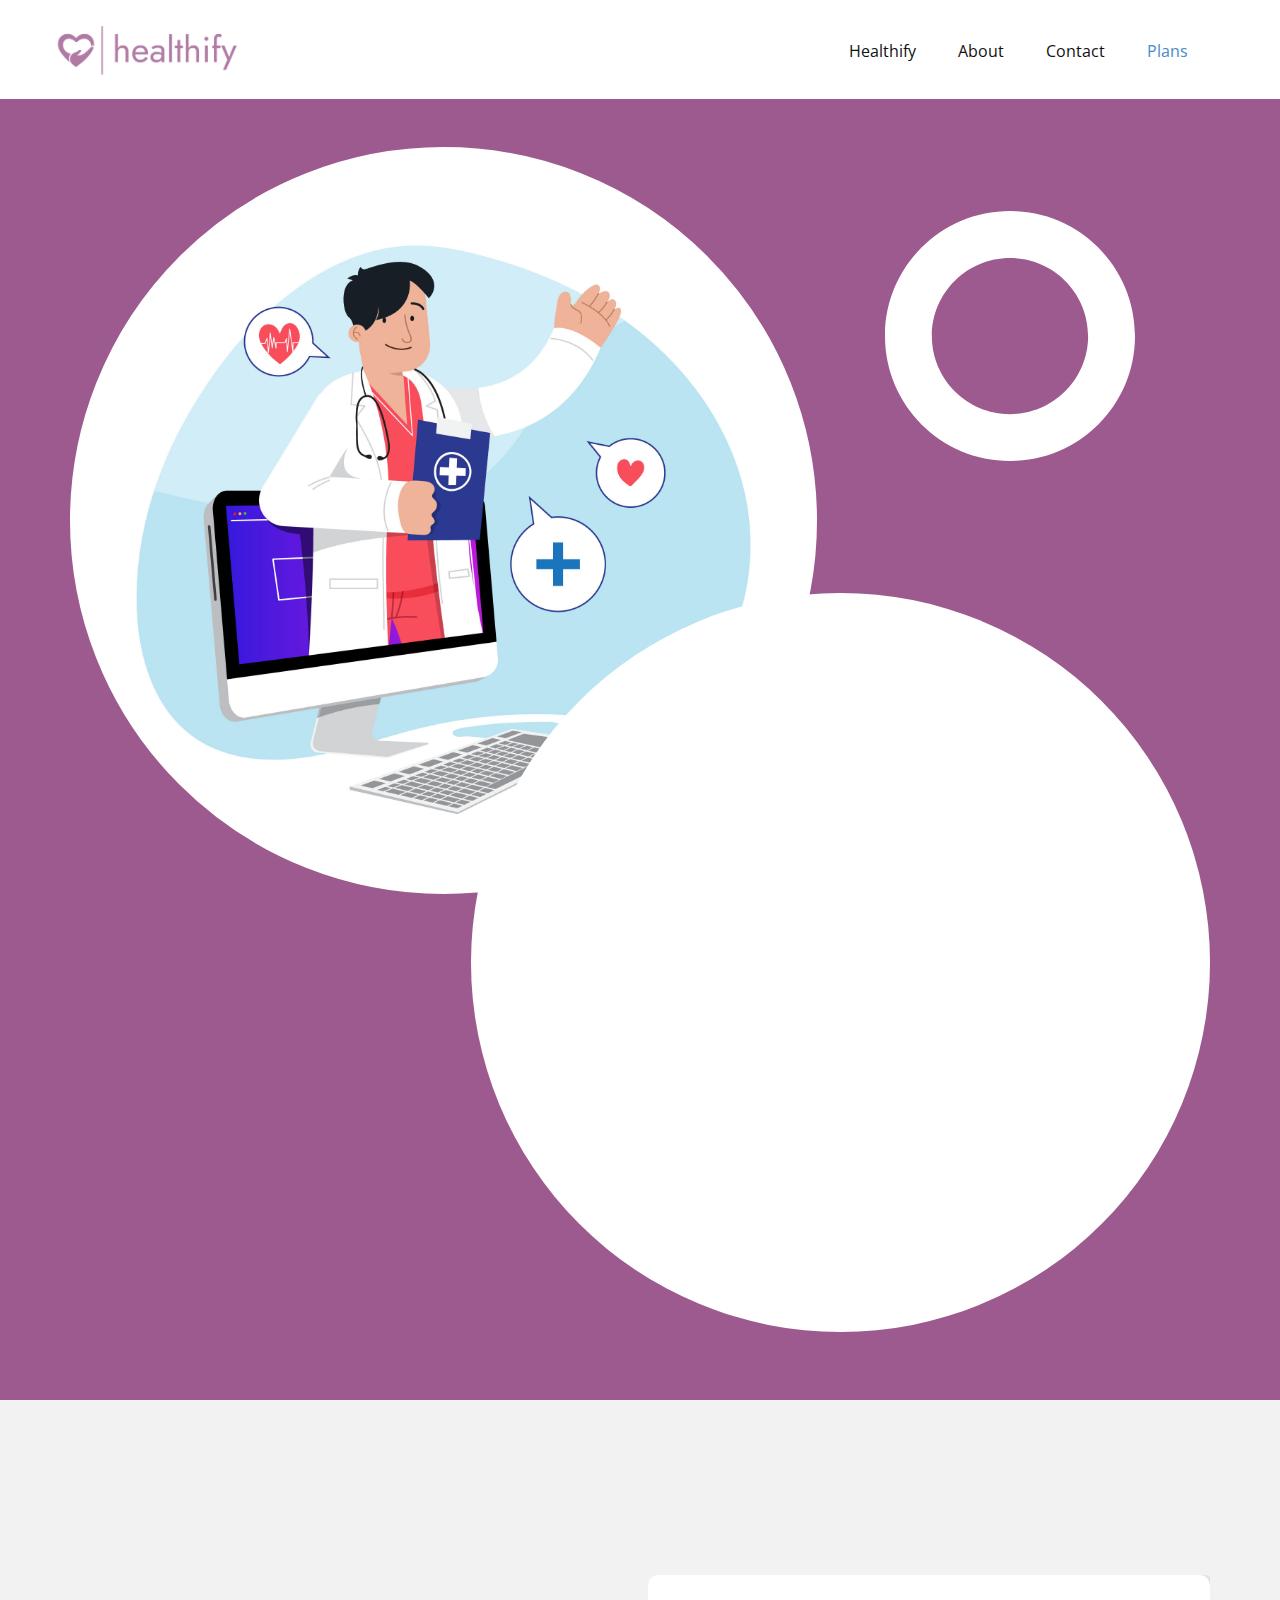
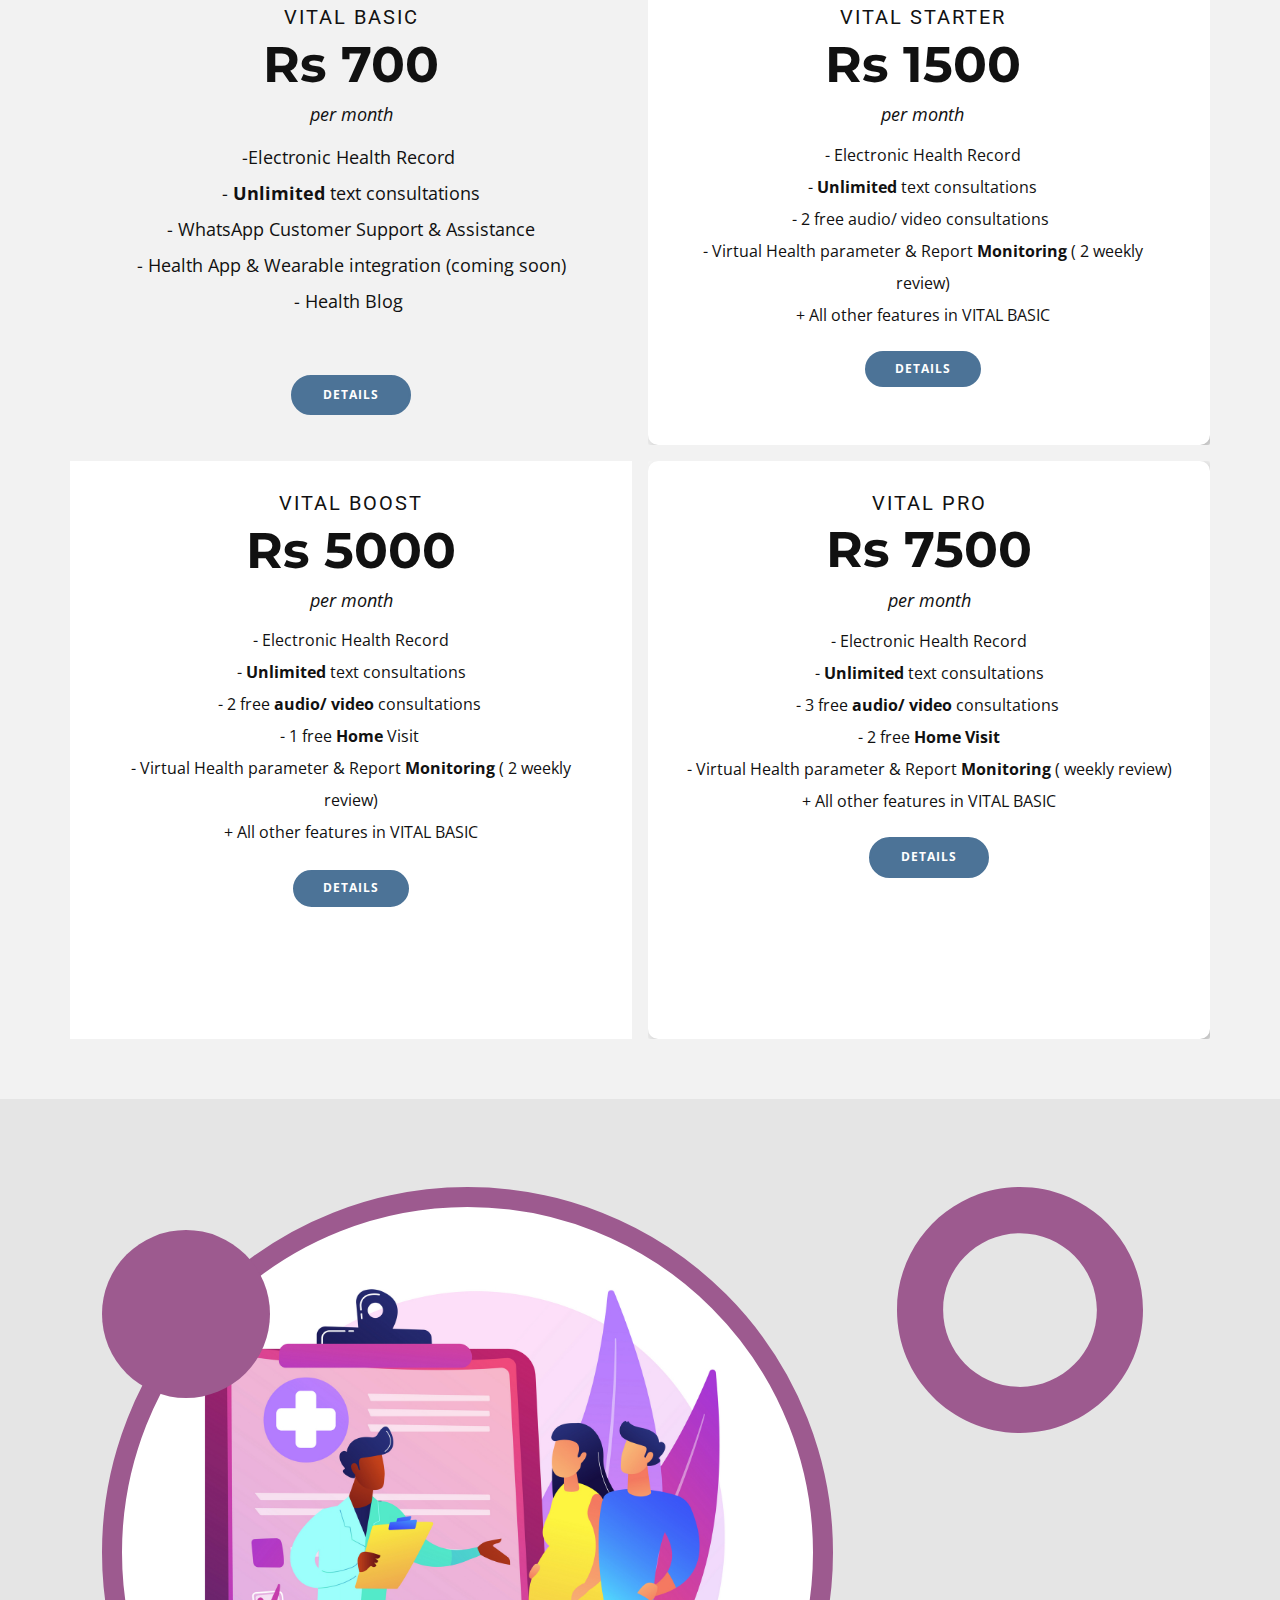
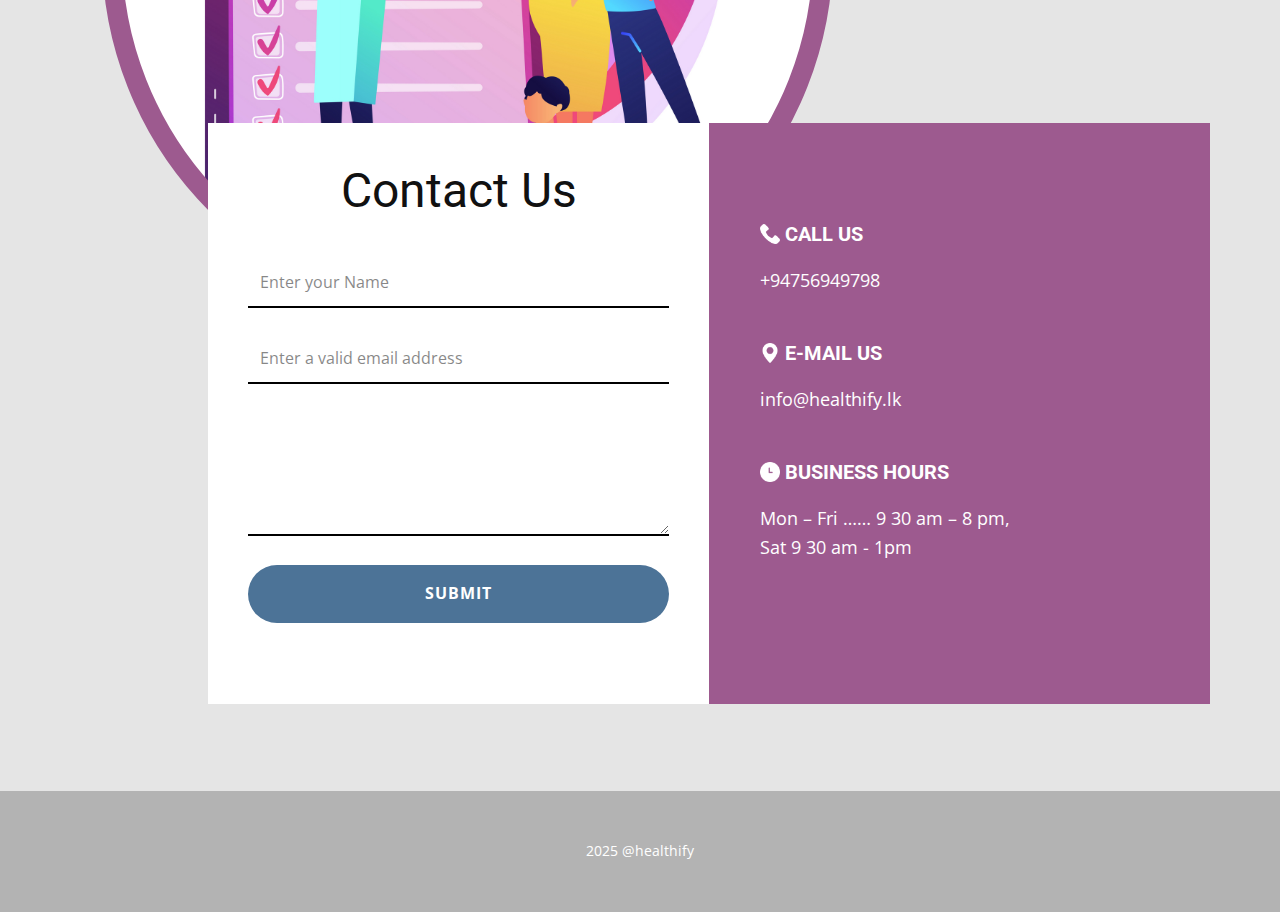
<file: Plans.html>
<!DOCTYPE html>
<html style="font-size: 16px;" lang="en-LK"><head>
    <meta name="viewport" content="width=device-width, initial-scale=1.0">
    <meta charset="utf-8">
    <meta name="keywords" content="digital health platform Sri Lanka,
online doctor Sri Lanka,
preventive healthcare Sri Lanka,
virtual health assistant,
Healthify Sri Lanka,
telemedicine Sri Lanka,
follow-up care Sri Lanka,
online medical consultation Sri Lanka,
personalized health plans,
curated healthcare Sri Lanka,
consult a doctor sri lanka,
gp sri lanka,
family doctor sri lanka,
channel a doctor sri lanka">
    <meta name="description" content="Healthify is Sri Lanka’s first digital health platform focused on preventive and follow-up care.
We’re on a mission to make healthcare more proactive, accessible, and affordable. Our team of doctors and therapists deliver trusted medical advice through text and video consultations — anytime, anywhere.">
    <title>Plans</title>
    <link rel="stylesheet" href="nicepage.css" media="screen">
<link rel="stylesheet" href="Plans.css" media="screen">
    <script class="u-script" type="text/javascript" src="jquery.js" defer=""></script>
    <script class="u-script" type="text/javascript" src="nicepage.js" defer=""></script>
    <meta name="generator" content="Nicepage 7.7.3, nicepage.com">
    <meta name="referrer" content="origin">
    <link rel="icon" href="images/Healthify_icon2x2x.png">
    
    
    
    
    
    <link id="u-theme-google-font" rel="stylesheet" href="https://fonts.googleapis.com/css?family=Roboto:100,100i,300,300i,400,400i,500,500i,700,700i,900,900i|Open+Sans:300,300i,400,400i,500,500i,600,600i,700,700i,800,800i">
    <link id="u-page-google-font" rel="stylesheet" href="https://fonts.googleapis.com/css?family=Montserrat:100,100i,200,200i,300,300i,400,400i,500,500i,600,600i,700,700i,800,800i,900,900i">
    <script type="application/ld+json">{
		"@context": "http://schema.org",
		"@type": "Organization",
		"name": "Healthify",
		"logo": "images/Healthify_logo_color_png3x.png"
}</script>
    <meta name="theme-color" content="#478ac9">
    <meta property="og:title" content="Plans">
    <meta property="og:description" content="Healthify is Sri Lanka’s first digital health platform focused on preventive and follow-up care.
We’re on a mission to make healthcare more proactive, accessible, and affordable. Our team of doctors and therapists deliver trusted medical advice through text and video consultations — anytime, anywhere.">
    <meta property="og:type" content="website">
  <meta name="title" content="Healthify – Digital Healthcare &amp; Preventive Care in Sri Lanka">
<meta name="description" content="Healthify is Sri Lanka’s premier digital health platform offering preventive care services, personalized follow-up programs, and virtual consultations to keep you informed and in control of your health.">
<meta name="keywords" content="digital health Sri Lanka, online doctor consultations, preventive healthcare, virtual health assistant, personalized health plans, Healthify Sri Lanka">
<meta name="author" content="Healthify Team">
<meta name="viewport" content="width=device-width, initial-scale=1.0">
<meta name="robots" content="index, follow"><meta name="title" content="Healthify – Digital Healthcare &amp; Preventive Care in Sri Lanka">

<meta name="description" content="Healthify is Sri Lanka’s premier digital health platform offering preventive care services, personalized follow-up programs, and virtual consultations to keep you informed and in control of your health.">
<meta name="keywords" content="digital health Sri Lanka, online doctor consultations, preventive healthcare, virtual health assistant, personalized health plans, Healthify Sri Lanka">
<meta name="author" content="Healthify Team">
<meta name="viewport" content="width=device-width, initial-scale=1.0">
<meta name="robots" content="index, follow">


<meta property="og:type" content="website">
<meta property="og:url" content="https://www.healthify.lk/">
<meta property="og:title" content="Healthify – Your Digital Health Companion in Sri Lanka">

<meta property="og:description" content="Experience proactive healthcare with Healthify's preventive services, personalized follow-up care, and virtual consultations, all tailored to your needs.">
<meta property="og:image" content="https://www.healthify.lk/assets/og-image.jpg">


<meta name="twitter:card" content="summary_large_image">
<meta name="twitter:url" content="https://www.healthify.lk/">
<meta name="twitter:title" content="Healthify – Digital Healthcare &amp; Preventive Care in Sri Lanka">
<meta name="twitter:description" content="Join Healthify for personalized preventive care, virtual consultations, and continuous health monitoring to stay ahead of your health.">
<meta name="twitter:image" content="https://www.healthify.lk/assets/twitter-image.jpg">


<link rel="icon" href="https://www.healthify.lk/assets/favicon.ico" type="image/x-icon">


<link rel="canonical" href="https://www.healthify.lk/">


<link rel="stylesheet" href="https://www.healthify.lk/assets/styles.css">


<link href="https://fonts.googleapis.com/css2?family=Questrial&amp;display=swap" rel="stylesheet">


<script src="https://www.healthify.lk/assets/scripts.js" defer=""></script>
<meta data-intl-tel-input-cdn-path="intlTelInput/"></head>
  <body data-path-to-root="./" data-include-products="false" class="u-body u-xl-mode" data-lang="en"><header class="u-clearfix u-header u-header" id="header"><div class="u-clearfix u-sheet u-sheet-1">
        <a href="#" class="u-image u-logo u-opacity u-opacity-80 u-image-1" data-image-width="12294" data-image-height="6912">
          <img src="images/Healthify_logo_color_png3x.png" class="u-logo-image u-logo-image-1">
        </a>
        <nav class="u-menu u-menu-one-level u-offcanvas u-menu-1">
          <div class="menu-collapse" style="font-size: 1rem; letter-spacing: 0px;">
            <a class="u-button-style u-custom-left-right-menu-spacing u-custom-padding-bottom u-custom-top-bottom-menu-spacing u-hamburger-link u-nav-link u-text-active-palette-1-base u-text-hover-palette-2-base" href="#">
              <svg class="u-svg-link" viewBox="0 0 24 24"><use xlink:href="#menu-hamburger"></use></svg>
              <svg class="u-svg-content" version="1.1" id="menu-hamburger" viewBox="0 0 16 16" x="0px" y="0px" xmlns:xlink="http://www.w3.org/1999/xlink" xmlns="http://www.w3.org/2000/svg"><g><rect y="1" width="16" height="2"></rect><rect y="7" width="16" height="2"></rect><rect y="13" width="16" height="2"></rect>
</g></svg>
            </a>
          </div>
          <div class="u-custom-menu u-nav-container">
            <ul class="u-nav u-unstyled u-nav-1"><li class="u-nav-item"><a class="u-button-style u-nav-link u-text-active-palette-1-base u-text-hover-palette-2-base" href="./" style="padding: 10px 21px;">Healthify</a>
</li><li class="u-nav-item"><a class="u-button-style u-nav-link u-text-active-palette-1-base u-text-hover-palette-2-base" href="./#sec-d629" data-page-id="632616254" style="padding: 10px 21px;">About</a>
</li><li class="u-nav-item"><a class="u-button-style u-nav-link u-text-active-palette-1-base u-text-hover-palette-2-base" href="./#sec-5ac3" data-page-id="632616254" style="padding: 10px 21px;">Contact</a>
</li><li class="u-nav-item"><a class="u-button-style u-nav-link u-text-active-palette-1-base u-text-hover-palette-2-base" href="Plans.html" style="padding: 10px 21px;">Plans</a>
</li></ul>
          </div>
          <div class="u-custom-menu u-nav-container-collapse">
            <div class="u-black u-container-style u-inner-container-layout u-opacity u-opacity-95 u-sidenav">
              <div class="u-inner-container-layout u-sidenav-overflow">
                <div class="u-menu-close"></div>
                <ul class="u-align-center u-nav u-popupmenu-items u-unstyled u-nav-2"><li class="u-nav-item"><a class="u-button-style u-nav-link" href="./">Healthify</a>
</li><li class="u-nav-item"><a class="u-button-style u-nav-link" href="./#sec-d629" data-page-id="632616254">About</a>
</li><li class="u-nav-item"><a class="u-button-style u-nav-link" href="./#sec-5ac3" data-page-id="632616254">Contact</a>
</li><li class="u-nav-item"><a class="u-button-style u-nav-link" href="Plans.html">Plans</a>
</li></ul>
              </div>
            </div>
            <div class="u-black u-menu-overlay u-opacity u-opacity-70"></div>
          </div>
        </nav>
      </div></header>
    <section class="u-clearfix u-custom-color-1 u-section-1" id="carousel_b7bc">
      <div class="u-clearfix u-sheet u-valign-middle-lg u-valign-middle-sm u-valign-middle-xs u-sheet-1">
        <div class="u-shape u-shape-svg u-text-white u-shape-1" data-animation-name="customAnimationIn" data-animation-duration="500" data-animation-delay="500">
          <svg class="u-svg-link" preserveAspectRatio="none" viewBox="0 0 160 160" style=""><use xlink:href="#svg-525f"></use></svg>
          <svg class="u-svg-content" viewBox="0 0 160 160" x="0px" y="0px" id="svg-525f" style="enable-background:new 0 0 160 160;"><path d="M80,30c27.6,0,50,22.4,50,50s-22.4,50-50,50s-50-22.4-50-50S52.4,30,80,30 M80,0C35.8,0,0,35.8,0,80s35.8,80,80,80
	s80-35.8,80-80S124.2,0,80,0L80,0z"></path></svg>
        </div>
        <div class="u-border-20 u-border-white u-image u-image-circle u-image-1" data-image-width="2000" data-image-height="2000"></div>
        <div class="u-shape u-shape-svg u-text-white u-shape-2" data-animation-name="customAnimationIn" data-animation-duration="1500" data-animation-delay="500">
          <svg class="u-svg-link" preserveAspectRatio="none" viewBox="0 0 160 160" style=""><use xlink:href="#svg-1186"></use></svg>
          <svg xmlns="http://www.w3.org/2000/svg" xmlns:xlink="http://www.w3.org/1999/xlink" version="1.1" xml:space="preserve" class="u-svg-content" viewBox="0 0 160 160" x="0px" y="0px" id="svg-1186" style="enable-background:new 0 0 160 160;"><path d="M80,30c27.6,0,50,22.4,50,50s-22.4,50-50,50s-50-22.4-50-50S52.4,30,80,30 M80,0C35.8,0,0,35.8,0,80s35.8,80,80,80
	s80-35.8,80-80S124.2,0,80,0L80,0z"></path></svg>
        </div>
        <div class="u-shape u-shape-circle u-white u-shape-3" data-animation-name="customAnimationIn" data-animation-duration="1500" data-animation-delay="200"></div>
        <div class="u-align-center u-container-align-center u-container-style u-expanded-width-xs u-group u-shape-rectangle u-group-1" data-animation-name="customAnimationIn" data-animation-duration="1500" data-animation-delay="300">
          <div class="u-container-layout u-valign-middle u-container-layout-1">
            <h1 class="u-align-center u-text u-text-body-color u-text-1">Healthify Fam</h1>
            <p class="u-align-center u-large-text u-text u-text-body-color u-text-variant u-text-2">Chose a plan and become a part of <span style="font-weight: 700;">healthify fam​ to&nbsp;<span style="font-weight: 400;"> enjoy exclusive benefits.&nbsp;</span></span>
              <br>Let us take care of your health
            </p>
            <a href="Plans.html#carousel_055d" data-page-id="89427118" class="u-active-grey-80 u-align-center u-border-none u-btn u-btn-round u-button-style u-hover-grey-80 u-palette-1-dark-1 u-radius-50 u-text-body-alt-color u-btn-1" data-animation-name="fadeIn" data-animation-duration="1000" data-animation-delay="0">Learn More </a>
          </div>
        </div>
      </div>
    </section>
    <section class="u-align-center u-clearfix u-container-align-center u-grey-5 u-section-2" id="carousel_055d">
      <div class="u-clearfix u-sheet u-valign-middle u-sheet-1">
        <h2 class="u-text u-text-default u-text-1" data-animation-name="customAnimationIn" data-animation-duration="1500" data-animation-delay="0">Healthify Fam Plans</h2>
        <div class="data-layout-selected u-clearfix u-expanded-width u-gutter-16 u-layout-wrap u-layout-wrap-1">
          <div class="u-gutter-0 u-layout">
            <div class="u-layout-col">
              <div class="u-size-30">
                <div class="u-layout-row">
                  <div class="u-align-center u-container-align-center u-container-style u-hover-feature u-layout-cell u-shape-rectangle u-size-30 u-layout-cell-1" data-image-width="2000" data-image-height="1333">
                    <div class="u-container-layout u-valign-top u-container-layout-1">
                      <h5 class="u-text u-text-default u-text-2">Vital Basic</h5>
                      <h2 class="u-custom-font u-font-montserrat u-text u-text-default u-text-3"> Rs 700</h2>
                      <p class="u-text u-text-4">per month</p>
                      <p class="u-text u-text-5"> -Electronic Health Record&nbsp;<br>- <span style="font-weight: 700;">Unlimited</span> text consultations<br>- ​WhatsApp Customer Support &amp; Assistance<br>- Health App &amp; Wearable integration (coming soon)<br>- Health Blog&nbsp;<br>
                        <br>
                      </p>
                      <a href="#" class="u-active-white u-border-2 u-border-active-palette-4-base u-border-hover-palette-4-base u-border-palette-1-dark-1 u-btn u-btn-round u-button-style u-hover-white u-palette-1-dark-1 u-radius u-btn-1" target="_blank" data-animation-name="" data-animation-duration="0" data-animation-delay="0" data-animation-direction="">Details </a>
                    </div>
                  </div>
                  <div class="u-align-center u-container-align-center u-container-style u-hover-feature u-layout-cell u-radius u-size-30 u-white u-layout-cell-2">
                    <div class="u-container-layout u-valign-top u-container-layout-2">
                      <h5 class="u-text u-text-default u-text-6"> vital Starter</h5>
                      <h2 class="u-custom-font u-font-montserrat u-text u-text-default u-text-7" data-animation-name="" data-animation-duration="0" data-animation-delay="0" data-animation-direction=""> Rs 1500<br>
                      </h2>
                      <p class="u-text u-text-8"> per month</p>
                      <p class="u-text u-text-9"> - Electronic Health Record<br>- <span style="font-weight: 700;">Unlimited </span>text consultations<br>- 2 free audio/ video consultations&nbsp;<br>- Virtual Health parameter &amp; Report <span style="font-weight: 700;">Monitoring</span> ( 2 weekly review)<br>+ All other features in VITAL BASIC
                      </p>
                      <a href="#" class="u-border-none u-btn u-btn-round u-button-style u-hover-white u-palette-1-dark-1 u-radius-50 u-btn-2" target="_blank">Details </a>
                    </div>
                  </div>
                </div>
              </div>
              <div class="u-size-30">
                <div class="u-layout-row">
                  <div class="u-align-center u-container-style u-hover-feature u-layout-cell u-shading u-size-30 u-white u-layout-cell-3">
                    <div class="u-container-layout u-valign-top u-container-layout-3">
                      <h5 class="u-text u-text-default u-text-10"> Vital boost</h5>
                      <h2 class="u-custom-font u-font-montserrat u-text u-text-default u-text-11" data-animation-name="" data-animation-duration="0" data-animation-delay="0" data-animation-direction=""> Rs 5000</h2>
                      <p class="u-text u-text-12"> per month</p>
                      <p class="u-text u-text-13"><b><span style="font-weight: 400;">- Electronic Health Record<br>- <span style="font-weight: 700;">Unlimited</span> text consultations<br>- 2 free <span style="font-weight: 700;">audio/ video </span>consultations&nbsp;</span>
                          <br><span style="font-weight: 400;">- 1 free <span style="font-weight: 700;">Home</span> Visit&nbsp;<br>- Virtual Health parameter &amp; Report <span style="font-weight: 700;">Monitoring</span> ( 2 weekly review)</span>
                          <br><span style="font-weight: 400;"></span><span style="font-weight: 400;">+ All other features in VITAL BASIC</span>
                          <br></b>
                      </p>
                      <a href="#" class="u-active-palette-2-base u-border-2 u-border-active-white u-border-hover-white u-border-white u-btn u-btn-round u-button-style u-hover-grey-5 u-palette-1-dark-1 u-radius-50 u-btn-3" target="_blank"> Details </a>
                    </div>
                  </div>
                  <div class="u-align-center u-container-align-center u-container-style u-hover-feature u-layout-cell u-radius u-size-30 u-white u-layout-cell-4">
                    <div class="u-container-layout u-valign-top u-container-layout-4">
                      <h5 class="u-text u-text-default u-text-14"> vital pro</h5>
                      <h2 class="u-custom-font u-font-montserrat u-text u-text-default u-text-15" data-animation-name="" data-animation-duration="0" data-animation-delay="0" data-animation-direction=""> Rs 7500</h2>
                      <p class="u-text u-text-16"> per month</p>
                      <p class="u-text u-text-17"> - Electronic Health Record<br>- <span style="font-weight: 700;">Unlimited </span>text consultations<br>- 3 free <span style="font-weight: 700;">audio/ video</span> consultations&nbsp;<br>- 2 free <span style="font-weight: 700;">Home Visit</span>
                        <br>- Virtual Health parameter &amp; Report <span style="font-weight: 700;">Monitorin</span><span style="font-weight: 700;">g </span>( weekly review)<br><span style="font-weight: 700;"></span>+ All other features in VITAL BASIC<br>
                      </p>
                      <a href="#" class="u-active-white u-border-2 u-border-active-palette-4-base u-border-hover-palette-4-base u-border-palette-1-dark-1 u-btn u-btn-round u-button-style u-hover-white u-palette-1-dark-1 u-radius-50 u-btn-4" target="_blank"> Details </a>
                    </div>
                  </div>
                </div>
              </div>
            </div>
          </div>
        </div>
      </div>
      
      
      
      
    </section>
    <section class="u-clearfix u-grey-10 u-section-3" id="sec-1f2b">
      <div class="u-clearfix u-sheet u-valign-middle u-sheet-1">
        <div class="u-shape u-shape-svg u-text-custom-color-1 u-shape-1">
          <svg class="u-svg-link" preserveAspectRatio="none" viewBox="0 0 160 160" style=""><use xlink:href="#svg-988f"></use></svg>
          <svg xmlns="http://www.w3.org/2000/svg" xmlns:xlink="http://www.w3.org/1999/xlink" version="1.1" xml:space="preserve" class="u-svg-content" viewBox="0 0 160 160" x="0px" y="0px" id="svg-988f" style="enable-background:new 0 0 160 160;"><path d="M80,30c27.6,0,50,22.4,50,50s-22.4,50-50,50s-50-22.4-50-50S52.4,30,80,30 M80,0C35.8,0,0,35.8,0,80s35.8,80,80,80
	s80-35.8,80-80S124.2,0,80,0L80,0z"></path></svg>
        </div>
        <div class="u-border-20 u-border-custom-color-1 u-expanded-width-xs u-image u-image-circle u-preserve-proportions u-image-1" alt="" data-image-width="7730" data-image-height="7730">
          <div class="u-preserve-proportions-child" style="padding-top: 100%;"></div>
        </div>
        <div class="data-layout-selected u-clearfix u-expanded-width-sm u-expanded-width-xs u-gutter-0 u-layout-wrap u-layout-wrap-1">
          <div class="u-gutter-0 u-layout">
            <div class="u-layout-row">
              <div class="u-align-center u-container-align-center u-container-style u-layout-cell u-size-30 u-white u-layout-cell-1">
                <div class="u-container-layout u-valign-middle u-container-layout-1">
                  <h2 class="u-align-center u-text u-text-default u-text-1">Contact Us</h2>
                  <div class="u-align-left u-expanded-width u-form u-form-1">
                    <form action="https://forms.nicepagesrv.com/v2/form/process" class="u-clearfix u-form-spacing-28 u-form-vertical u-inner-form" style="padding: 10px" source="email" name="form">
                      <div class="u-form-group u-form-name">
                        <label for="name-5a14" class="u-form-control-hidden u-label">Name</label>
                        <input type="text" placeholder="Enter your Name" id="name-5a14" name="name" class="u-border-2 u-border-black u-border-no-left u-border-no-right u-border-no-top u-input u-input-rectangle u-none" required="">
                      </div>
                      <div class="u-form-email u-form-group">
                        <label for="email-5a14" class="u-form-control-hidden u-label">Email</label>
                        <input type="email" placeholder="Enter a valid email address" id="email-5a14" name="email" class="u-border-2 u-border-black u-border-no-left u-border-no-right u-border-no-top u-input u-input-rectangle u-none" required="">
                      </div>
                      <div class="u-form-group u-form-message">
                        <label for="message-5a14" class="u-form-control-hidden u-label">Message</label>
                        <textarea placeholder="" rows="4" cols="50" id="message-5a14" name="message" class="u-border-2 u-border-black u-border-no-left u-border-no-right u-border-no-top u-input u-input-rectangle u-none" required=""></textarea>
                      </div>
                      <div class="u-align-left u-form-group u-form-submit">
                        <a href="#" class="u-active-black u-border-none u-btn u-btn-round u-btn-submit u-button-style u-hover-black u-palette-1-dark-1 u-radius-50 u-btn-1">Submit</a>
                        <input type="submit" value="submit" class="u-form-control-hidden">
                      </div>
                      <div class="u-form-send-message u-form-send-success">Thank you! Your message has been sent.</div>
                      <div class="u-form-send-error u-form-send-message">Unable to send your message. Please fix errors then try again.</div>
                      <input type="hidden" value="" name="recaptchaResponse">
                      <input type="hidden" name="formServices" value="7fa47ff9-c811-f7d7-da9b-227ef995309f">
                    </form>
                  </div>
                </div>
              </div>
              <div class="u-container-align-center u-container-style u-custom-color-1 u-layout-cell u-size-30 u-layout-cell-2">
                <div class="u-container-layout u-valign-middle-lg u-valign-middle-md u-valign-middle-sm u-valign-middle-xs u-container-layout-2">
                  <div class="u-expanded-width-lg u-expanded-width-md u-expanded-width-sm u-expanded-width-xs u-list u-list-1">
                    <div class="u-repeater u-repeater-1">
                      <div class="u-container-align-left u-container-style u-custom-color-1 u-list-item u-repeater-item u-list-item-1">
                        <div class="u-container-layout u-similar-container u-valign-middle u-container-layout-3">
                          <h5 class="u-align-left u-custom-item u-text u-text-2"><span class="u-file-icon u-icon u-text-white u-icon-1"><img src="images/33.png" alt=""></span>&nbsp;Call Us
                          </h5>
                          <p class="u-align-left u-text u-text-3">+94756949798</p>
                        </div>
                      </div>
                      <div class="u-container-style u-custom-color-1 u-list-item u-repeater-item u-list-item-2">
                        <div class="u-container-layout u-similar-container u-valign-middle u-container-layout-4">
                          <h5 class="u-align-left u-custom-item u-text u-text-4"><span class="u-file-icon u-icon u-text-white u-icon-2"><img src="images/34.png" alt=""></span>&nbsp;e-mail Us
                          </h5>
                          <p class="u-align-left u-text u-text-5">info@healthify.lk</p>
                        </div>
                      </div>
                      <div class="u-container-align-left u-container-style u-custom-color-1 u-list-item u-repeater-item u-list-item-3">
                        <div class="u-container-layout u-similar-container u-valign-middle u-container-layout-5">
                          <h5 class="u-align-left u-custom-item u-text u-text-6"><span class="u-file-icon u-icon u-text-white u-icon-3"><img src="images/35.png" alt=""></span>&nbsp;Business Hours
                          </h5>
                          <p class="u-align-left u-text u-text-7">Mon – Fri …… 9 30 am – 8 pm,&nbsp;<br>Sat 9 30 am - 1pm
                          </p>
                        </div>
                      </div>
                    </div>
                  </div>
                </div>
              </div>
            </div>
          </div>
        </div>
        <div class="u-custom-color-1 u-shape u-shape-circle u-shape-2"></div>
      </div>
    </section>
    
    
    
    <footer class="u-align-center u-clearfix u-container-align-center u-footer u-grey-30 u-footer" id="footer"><div class="u-clearfix u-sheet u-sheet-1">
        <p class="u-small-text u-text u-text-variant u-text-1">2025 @healthify</p>
      </div></footer>
  
</body></html>
</file>
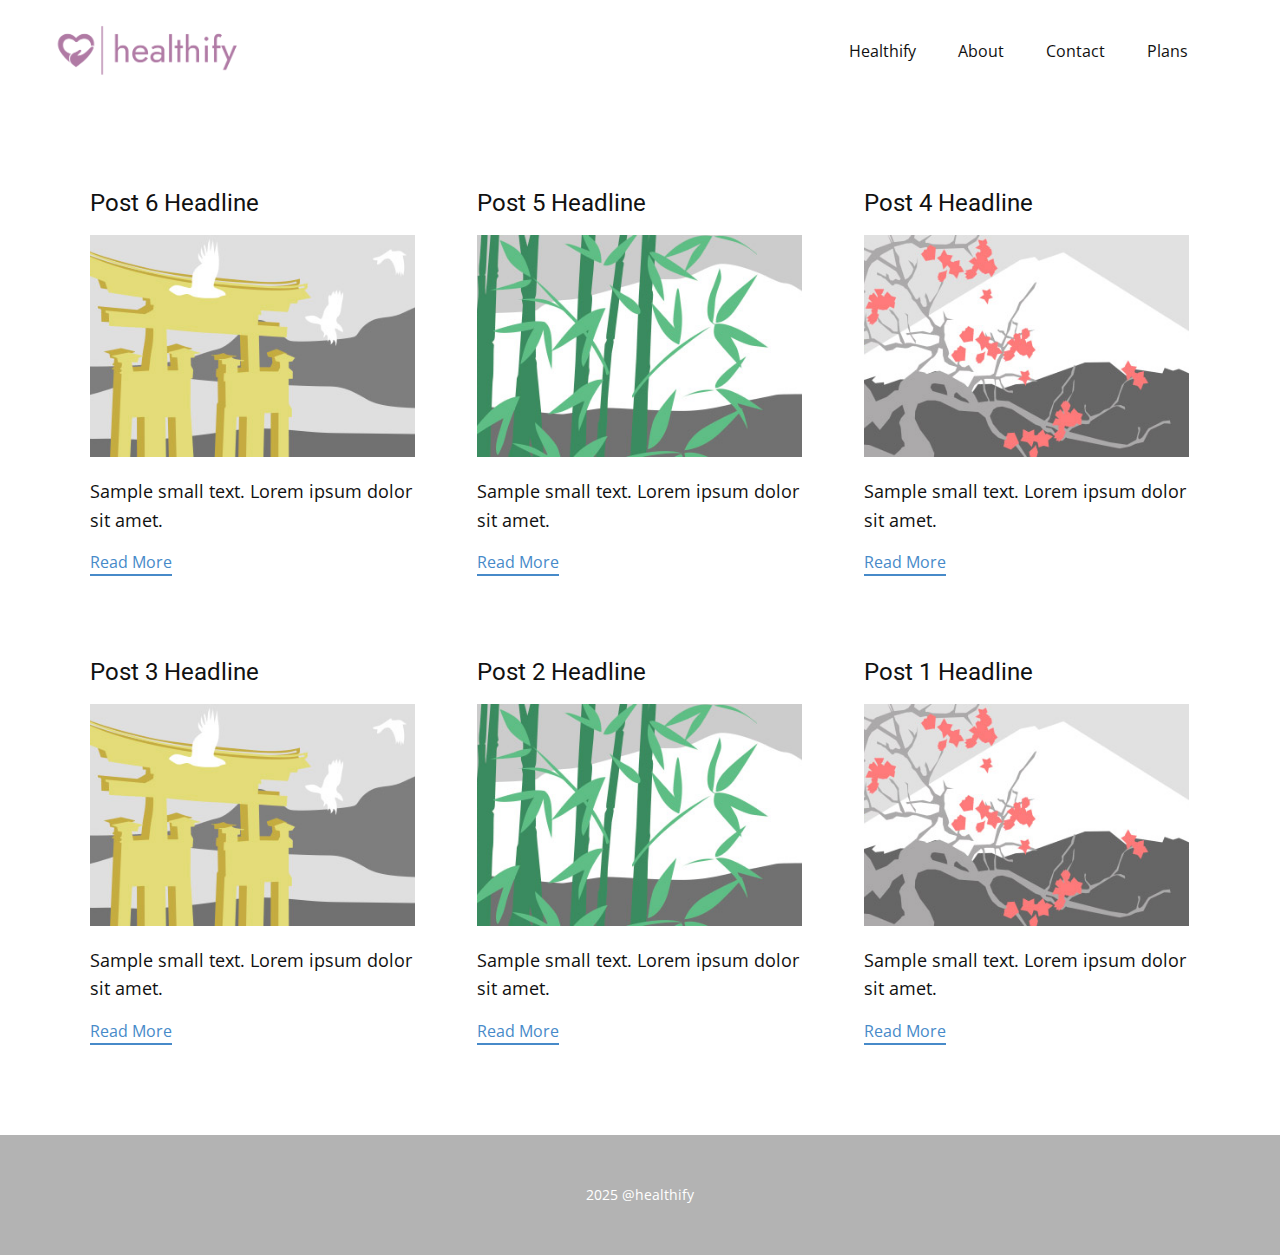
<file: blog/blog.html>
<!DOCTYPE html>
<html style="font-size: 16px;" lang="en-LK"><head>
    <meta name="viewport" content="width=device-width, initial-scale=1.0">
    <meta charset="utf-8">
    <meta name="keywords" content="digital health platform Sri Lanka,
online doctor Sri Lanka,
preventive healthcare Sri Lanka,
virtual health assistant,
Healthify Sri Lanka,
telemedicine Sri Lanka,
follow-up care Sri Lanka,
online medical consultation Sri Lanka,
personalized health plans,
curated healthcare Sri Lanka,
consult a doctor sri lanka,
gp sri lanka,
family doctor sri lanka,
channel a doctor sri lanka">
    <meta name="description" content="Healthify is Sri Lanka’s first digital health platform focused on preventive and follow-up care.
We’re on a mission to make healthcare more proactive, accessible, and affordable. Our team of doctors and therapists deliver trusted medical advice through text and video consultations — anytime, anywhere.">
    <title>Blog</title>
    <link rel="stylesheet" href="../nicepage.css" media="screen">
<link rel="stylesheet" href="../Blog-Template.css" media="screen">
    <script class="u-script" type="text/javascript" src="../jquery.js" defer=""></script>
    <script class="u-script" type="text/javascript" src="../nicepage.js" defer=""></script>
    <meta name="generator" content="Nicepage 7.7.3, nicepage.com">
    <link rel="icon" href="../images/Healthify_icon2x2x.png">
    
    
    
    <link id="u-theme-google-font" rel="stylesheet" href="https://fonts.googleapis.com/css?family=Roboto:100,100i,300,300i,400,400i,500,500i,700,700i,900,900i|Open+Sans:300,300i,400,400i,500,500i,600,600i,700,700i,800,800i">
    <script type="application/ld+json">{
		"@context": "http://schema.org",
		"@type": "Organization",
		"name": "Healthify",
		"logo": "images/Healthify_logo_color_png3x.png"
}</script>
    <meta name="theme-color" content="#478ac9">
  <meta name="title" content="Healthify – Digital Healthcare &amp; Preventive Care in Sri Lanka">
<meta name="description" content="Healthify is Sri Lanka’s premier digital health platform offering preventive care services, personalized follow-up programs, and virtual consultations to keep you informed and in control of your health.">
<meta name="keywords" content="digital health Sri Lanka, online doctor consultations, preventive healthcare, virtual health assistant, personalized health plans, Healthify Sri Lanka">
<meta name="author" content="Healthify Team">
<meta name="viewport" content="width=device-width, initial-scale=1.0">
<meta name="robots" content="index, follow"><meta name="title" content="Healthify – Digital Healthcare &amp; Preventive Care in Sri Lanka">

<meta name="description" content="Healthify is Sri Lanka’s premier digital health platform offering preventive care services, personalized follow-up programs, and virtual consultations to keep you informed and in control of your health.">
<meta name="keywords" content="digital health Sri Lanka, online doctor consultations, preventive healthcare, virtual health assistant, personalized health plans, Healthify Sri Lanka">
<meta name="author" content="Healthify Team">
<meta name="viewport" content="width=device-width, initial-scale=1.0">
<meta name="robots" content="index, follow">


<meta property="og:type" content="website">
<meta property="og:url" content="https://www.healthify.lk/">
<meta property="og:title" content="Healthify – Your Digital Health Companion in Sri Lanka">

<meta property="og:description" content="Experience proactive healthcare with Healthify's preventive services, personalized follow-up care, and virtual consultations, all tailored to your needs.">
<meta property="og:image" content="https://www.healthify.lk/assets/og-image.jpg">


<meta name="twitter:card" content="summary_large_image">
<meta name="twitter:url" content="https://www.healthify.lk/">
<meta name="twitter:title" content="Blog">
<meta name="twitter:description" content="Join Healthify for personalized preventive care, virtual consultations, and continuous health monitoring to stay ahead of your health.">
<meta name="twitter:image" content="https://www.healthify.lk/assets/twitter-image.jpg">


<link rel="icon" href="https://www.healthify.lk/assets/favicon.ico" type="image/x-icon">


<link rel="canonical" href="https://www.healthify.lk/">


<link rel="stylesheet" href="https://www.healthify.lk/assets/styles.css">


<link href="https://fonts.googleapis.com/css2?family=Questrial&amp;display=swap" rel="stylesheet">


<script src="https://www.healthify.lk/assets/scripts.js" defer=""></script>
<meta data-intl-tel-input-cdn-path="intlTelInput/"></head>
  <body data-path-to-root="../" data-include-products="false" class="u-body u-xl-mode" data-lang="en"><header class="u-clearfix u-header u-header" id="header"><div class="u-clearfix u-sheet u-sheet-1">
        <a href="#" class="u-image u-logo u-opacity u-opacity-80 u-image-1" data-image-width="12294" data-image-height="6912">
          <img src="../images/Healthify_logo_color_png3x.png" class="u-logo-image u-logo-image-1">
        </a>
        <nav class="u-menu u-menu-one-level u-offcanvas u-menu-1">
          <div class="menu-collapse" style="font-size: 1rem; letter-spacing: 0px;">
            <a class="u-button-style u-custom-left-right-menu-spacing u-custom-padding-bottom u-custom-top-bottom-menu-spacing u-hamburger-link u-nav-link u-text-active-palette-1-base u-text-hover-palette-2-base" href="#">
              <svg class="u-svg-link" viewBox="0 0 24 24"><use xlink:href="#menu-hamburger"></use></svg>
              <svg class="u-svg-content" version="1.1" id="menu-hamburger" viewBox="0 0 16 16" x="0px" y="0px" xmlns:xlink="http://www.w3.org/1999/xlink" xmlns="http://www.w3.org/2000/svg"><g><rect y="1" width="16" height="2"></rect><rect y="7" width="16" height="2"></rect><rect y="13" width="16" height="2"></rect>
</g></svg>
            </a>
          </div>
          <div class="u-custom-menu u-nav-container">
            <ul class="u-nav u-unstyled u-nav-1"><li class="u-nav-item"><a class="u-button-style u-nav-link u-text-active-palette-1-base u-text-hover-palette-2-base" href="../" style="padding: 10px 21px;">Healthify</a>
</li><li class="u-nav-item"><a class="u-button-style u-nav-link u-text-active-palette-1-base u-text-hover-palette-2-base" href="../#sec-d629" data-page-id="632616254" style="padding: 10px 21px;">About</a>
</li><li class="u-nav-item"><a class="u-button-style u-nav-link u-text-active-palette-1-base u-text-hover-palette-2-base" href="../#sec-5ac3" data-page-id="632616254" style="padding: 10px 21px;">Contact</a>
</li><li class="u-nav-item"><a class="u-button-style u-nav-link u-text-active-palette-1-base u-text-hover-palette-2-base" href="../Plans.html" style="padding: 10px 21px;">Plans</a>
</li></ul>
          </div>
          <div class="u-custom-menu u-nav-container-collapse">
            <div class="u-black u-container-style u-inner-container-layout u-opacity u-opacity-95 u-sidenav">
              <div class="u-inner-container-layout u-sidenav-overflow">
                <div class="u-menu-close"></div>
                <ul class="u-align-center u-nav u-popupmenu-items u-unstyled u-nav-2"><li class="u-nav-item"><a class="u-button-style u-nav-link" href="../">Healthify</a>
</li><li class="u-nav-item"><a class="u-button-style u-nav-link" href="../#sec-d629" data-page-id="632616254">About</a>
</li><li class="u-nav-item"><a class="u-button-style u-nav-link" href="../#sec-5ac3" data-page-id="632616254">Contact</a>
</li><li class="u-nav-item"><a class="u-button-style u-nav-link" href="../Plans.html">Plans</a>
</li></ul>
              </div>
            </div>
            <div class="u-black u-menu-overlay u-opacity u-opacity-70"></div>
          </div>
        </nav>
      </div></header>
    <section class="u-clearfix u-section-1" id="block-1">
      <div class="u-clearfix u-sheet u-valign-middle u-sheet-1"><!--blog--><!--blog_options_json--><!--{"type":"Recent","source":"","tags":"","count":""}--><!--/blog_options_json-->
        <div class="u-blog u-expanded-width u-repeater u-repeater-1" data-blog-id="blog-1"><!--blog_post-->
          <div class="u-blog-post u-container-style u-repeater-item u-white u-repeater-item-1">
            <div class="u-container-layout u-similar-container u-valign-top u-container-layout-1"><!--blog_post_header-->
              <h4 class="u-blog-control u-text u-text-1">
                <a class="u-post-header-link" href="../blog/post-5.html">Post 6 Headline</a>
              </h4><!--/blog_post_header--><!--blog_post_image-->
              <a class="u-post-header-link" href="../blog/post-5.html"><img alt="" class="u-blog-control u-expanded-width u-image u-image-default u-image-1" src="../images/8ad73f3c.jpeg"></a><!--/blog_post_image--><!--blog_post_content-->
              <div class="u-blog-control u-post-content u-text u-text-2 fr-view">Sample small text. Lorem ipsum dolor sit amet.</div><!--/blog_post_content--><!--blog_post_readmore-->
              <a href="../blog/post-5.html" class="u-blog-control u-border-2 u-border-palette-1-base u-btn u-btn-rectangle u-button-style u-none u-btn-1"><!--blog_post_readmore_content--><!--options_json--><!--{"content":"","defaultValue":"Read More"}--><!--/options_json-->Read More<!--/blog_post_readmore_content--></a><!--/blog_post_readmore-->
            </div>
          </div><div class="u-blog-post u-container-style u-repeater-item u-video-cover u-white">
            <div class="u-container-layout u-similar-container u-valign-top u-container-layout-2"><!--blog_post_header-->
              <h4 class="u-blog-control u-text u-text-3">
                <a class="u-post-header-link" href="../blog/post-4.html">Post 5 Headline</a>
              </h4><!--/blog_post_header--><!--blog_post_image-->
              <a class="u-post-header-link" href="../blog/post-4.html"><img alt="" class="u-blog-control u-expanded-width u-image u-image-default u-image-2" src="../images/68f64b9d.jpeg"></a><!--/blog_post_image--><!--blog_post_content-->
              <div class="u-blog-control u-post-content u-text u-text-4 fr-view">Sample small text. Lorem ipsum dolor sit amet.</div><!--/blog_post_content--><!--blog_post_readmore-->
              <a href="../blog/post-4.html" class="u-blog-control u-border-2 u-border-palette-1-base u-btn u-btn-rectangle u-button-style u-none u-btn-2"><!--blog_post_readmore_content--><!--options_json--><!--{"content":"","defaultValue":"Read More"}--><!--/options_json-->Read More<!--/blog_post_readmore_content--></a><!--/blog_post_readmore-->
            </div>
          </div><div class="u-blog-post u-container-style u-repeater-item u-video-cover u-white">
            <div class="u-container-layout u-similar-container u-valign-top u-container-layout-3"><!--blog_post_header-->
              <h4 class="u-blog-control u-text u-text-5">
                <a class="u-post-header-link" href="../blog/post-3.html">Post 4 Headline</a>
              </h4><!--/blog_post_header--><!--blog_post_image-->
              <a class="u-post-header-link" href="../blog/post-3.html"><img alt="" class="u-blog-control u-expanded-width u-image u-image-default u-image-3" src="../images/0fd3416c.jpeg"></a><!--/blog_post_image--><!--blog_post_content-->
              <div class="u-blog-control u-post-content u-text u-text-6 fr-view">Sample small text. Lorem ipsum dolor sit amet.</div><!--/blog_post_content--><!--blog_post_readmore-->
              <a href="../blog/post-3.html" class="u-blog-control u-border-2 u-border-palette-1-base u-btn u-btn-rectangle u-button-style u-none u-btn-3"><!--blog_post_readmore_content--><!--options_json--><!--{"content":"","defaultValue":"Read More"}--><!--/options_json-->Read More<!--/blog_post_readmore_content--></a><!--/blog_post_readmore-->
            </div>
          </div><div class="u-blog-post u-container-style u-repeater-item u-white u-repeater-item-1">
            <div class="u-container-layout u-similar-container u-valign-top u-container-layout-1"><!--blog_post_header-->
              <h4 class="u-blog-control u-text u-text-1">
                <a class="u-post-header-link" href="../blog/post-2.html">Post 3 Headline</a>
              </h4><!--/blog_post_header--><!--blog_post_image-->
              <a class="u-post-header-link" href="../blog/post-2.html"><img alt="" class="u-blog-control u-expanded-width u-image u-image-default u-image-1" src="../images/8ad73f3c.jpeg"></a><!--/blog_post_image--><!--blog_post_content-->
              <div class="u-blog-control u-post-content u-text u-text-2 fr-view">Sample small text. Lorem ipsum dolor sit amet.</div><!--/blog_post_content--><!--blog_post_readmore-->
              <a href="../blog/post-2.html" class="u-blog-control u-border-2 u-border-palette-1-base u-btn u-btn-rectangle u-button-style u-none u-btn-1"><!--blog_post_readmore_content--><!--options_json--><!--{"content":"","defaultValue":"Read More"}--><!--/options_json-->Read More<!--/blog_post_readmore_content--></a><!--/blog_post_readmore-->
            </div>
          </div><div class="u-blog-post u-container-style u-repeater-item u-video-cover u-white">
            <div class="u-container-layout u-similar-container u-valign-top u-container-layout-2"><!--blog_post_header-->
              <h4 class="u-blog-control u-text u-text-3">
                <a class="u-post-header-link" href="../blog/post-1.html">Post 2 Headline</a>
              </h4><!--/blog_post_header--><!--blog_post_image-->
              <a class="u-post-header-link" href="../blog/post-1.html"><img alt="" class="u-blog-control u-expanded-width u-image u-image-default u-image-2" src="../images/68f64b9d.jpeg"></a><!--/blog_post_image--><!--blog_post_content-->
              <div class="u-blog-control u-post-content u-text u-text-4 fr-view">Sample small text. Lorem ipsum dolor sit amet.</div><!--/blog_post_content--><!--blog_post_readmore-->
              <a href="../blog/post-1.html" class="u-blog-control u-border-2 u-border-palette-1-base u-btn u-btn-rectangle u-button-style u-none u-btn-2"><!--blog_post_readmore_content--><!--options_json--><!--{"content":"","defaultValue":"Read More"}--><!--/options_json-->Read More<!--/blog_post_readmore_content--></a><!--/blog_post_readmore-->
            </div>
          </div><div class="u-blog-post u-container-style u-repeater-item u-video-cover u-white">
            <div class="u-container-layout u-similar-container u-valign-top u-container-layout-3"><!--blog_post_header-->
              <h4 class="u-blog-control u-text u-text-5">
                <a class="u-post-header-link" href="../blog/post.html">Post 1 Headline</a>
              </h4><!--/blog_post_header--><!--blog_post_image-->
              <a class="u-post-header-link" href="../blog/post.html"><img alt="" class="u-blog-control u-expanded-width u-image u-image-default u-image-3" src="../images/0fd3416c.jpeg"></a><!--/blog_post_image--><!--blog_post_content-->
              <div class="u-blog-control u-post-content u-text u-text-6 fr-view">Sample small text. Lorem ipsum dolor sit amet.</div><!--/blog_post_content--><!--blog_post_readmore-->
              <a href="../blog/post.html" class="u-blog-control u-border-2 u-border-palette-1-base u-btn u-btn-rectangle u-button-style u-none u-btn-3"><!--blog_post_readmore_content--><!--options_json--><!--{"content":"","defaultValue":"Read More"}--><!--/options_json-->Read More<!--/blog_post_readmore_content--></a><!--/blog_post_readmore-->
            </div>
          </div><!--/blog_post--><!--blog_post-->
          <!--/blog_post--><!--blog_post-->
          <!--/blog_post-->
        </div><!--/blog-->
      </div>
    </section>
    
    
    
    <footer class="u-align-center u-clearfix u-container-align-center u-footer u-grey-30 u-footer" id="footer"><div class="u-clearfix u-sheet u-sheet-1">
        <p class="u-small-text u-text u-text-variant u-text-1">2025 @healthify</p>
      </div></footer>
  
</body></html>
</file>
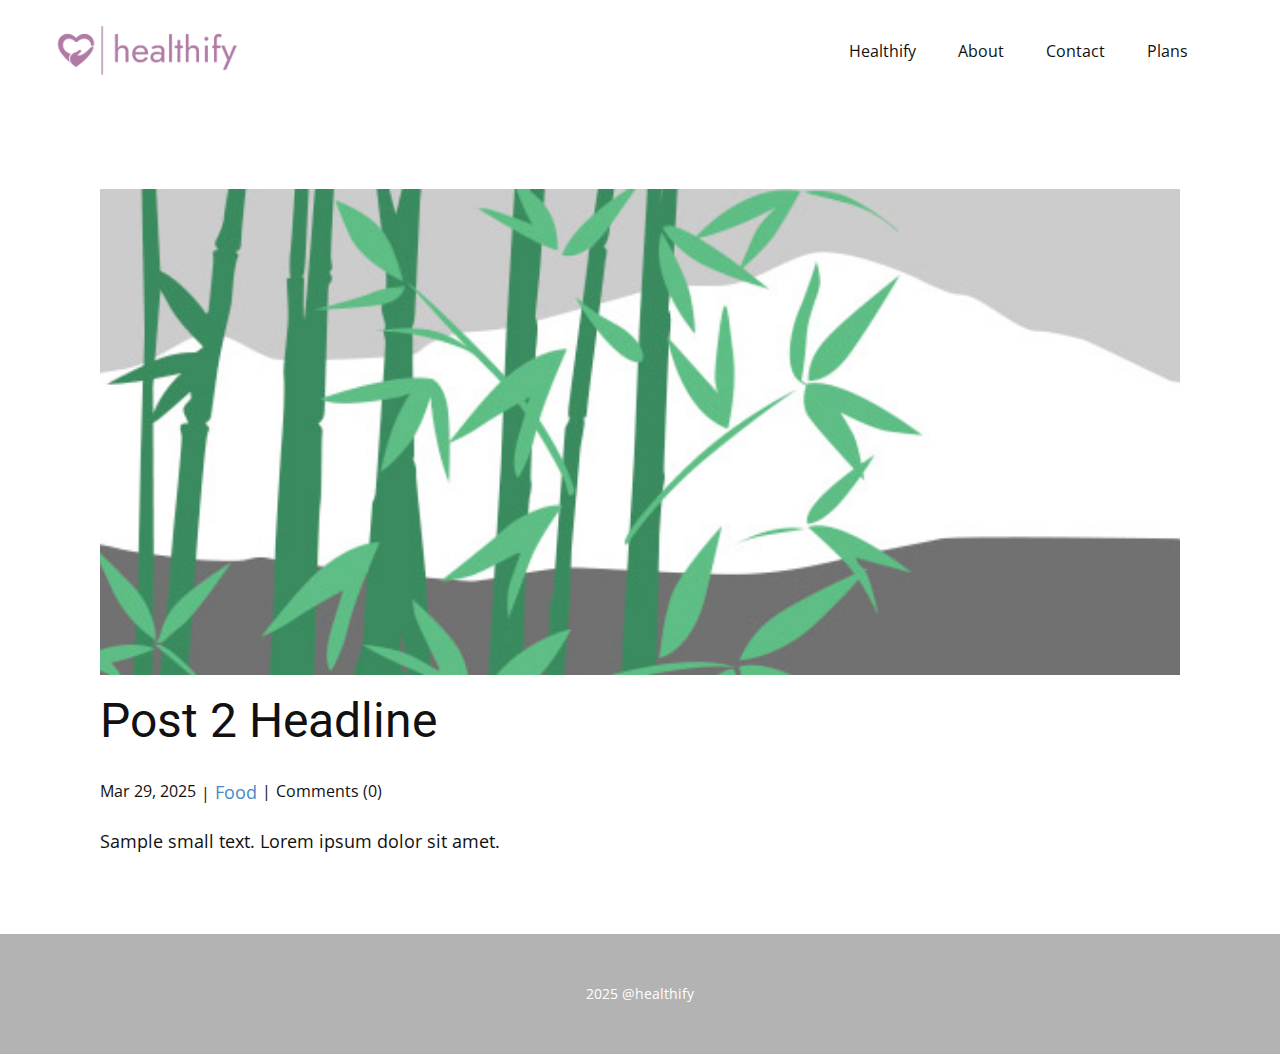
<file: blog/post-1.html>
<!DOCTYPE html>
<html style="font-size: 16px;" lang="en-LK"><head>
    <meta name="viewport" content="width=device-width, initial-scale=1.0">
    <meta charset="utf-8">
    <meta name="keywords" content="Post 1 Headline">
    <meta name="description" content="Healthify is Sri Lanka’s first digital health platform focused on preventive and follow-up care.
We’re on a mission to make healthcare more proactive, accessible, and affordable. Our team of doctors and therapists deliver trusted medical advice through text and video consultations — anytime, anywhere.">
    <title>Post 2 Headline</title>
    <link rel="stylesheet" href="../nicepage.css" media="screen">
<link rel="stylesheet" href="../Post-Template.css" media="screen">
    <script class="u-script" type="text/javascript" src="../jquery.js" defer=""></script>
    <script class="u-script" type="text/javascript" src="../nicepage.js" defer=""></script>
    <meta name="generator" content="Nicepage 7.7.3, nicepage.com">
    <link rel="icon" href="../images/Healthify_icon2x2x.png">
    
    
    
    <link id="u-theme-google-font" rel="stylesheet" href="https://fonts.googleapis.com/css?family=Roboto:100,100i,300,300i,400,400i,500,500i,700,700i,900,900i|Open+Sans:300,300i,400,400i,500,500i,600,600i,700,700i,800,800i">
    <script type="application/ld+json">{
		"@context": "http://schema.org",
		"@type": "Organization",
		"name": "Healthify",
		"logo": "images/Healthify_logo_color_png3x.png"
}</script>
    <meta name="theme-color" content="#478ac9">
  <meta name="title" content="Healthify – Digital Healthcare &amp; Preventive Care in Sri Lanka">
<meta name="description" content="Healthify is Sri Lanka’s premier digital health platform offering preventive care services, personalized follow-up programs, and virtual consultations to keep you informed and in control of your health.">
<meta name="keywords" content="digital health Sri Lanka, online doctor consultations, preventive healthcare, virtual health assistant, personalized health plans, Healthify Sri Lanka">
<meta name="author" content="Healthify Team">
<meta name="viewport" content="width=device-width, initial-scale=1.0">
<meta name="robots" content="index, follow"><meta name="title" content="Healthify – Digital Healthcare &amp; Preventive Care in Sri Lanka">

<meta name="description" content="Healthify is Sri Lanka’s premier digital health platform offering preventive care services, personalized follow-up programs, and virtual consultations to keep you informed and in control of your health.">
<meta name="keywords" content="digital health Sri Lanka, online doctor consultations, preventive healthcare, virtual health assistant, personalized health plans, Healthify Sri Lanka">
<meta name="author" content="Healthify Team">
<meta name="viewport" content="width=device-width, initial-scale=1.0">
<meta name="robots" content="index, follow">


<meta property="og:type" content="website">
<meta property="og:url" content="https://www.healthify.lk/">
<meta property="og:title" content="Healthify – Your Digital Health Companion in Sri Lanka">

<meta property="og:description" content="Experience proactive healthcare with Healthify's preventive services, personalized follow-up care, and virtual consultations, all tailored to your needs.">
<meta property="og:image" content="https://www.healthify.lk/assets/og-image.jpg">


<meta name="twitter:card" content="summary_large_image">
<meta name="twitter:url" content="https://www.healthify.lk/">
<meta name="twitter:title" content="Post 2 Headline">
<meta name="twitter:description" content="Join Healthify for personalized preventive care, virtual consultations, and continuous health monitoring to stay ahead of your health.">
<meta name="twitter:image" content="https://www.healthify.lk/assets/twitter-image.jpg">


<link rel="icon" href="https://www.healthify.lk/assets/favicon.ico" type="image/x-icon">


<link rel="canonical" href="https://www.healthify.lk/">


<link rel="stylesheet" href="https://www.healthify.lk/assets/styles.css">


<link href="https://fonts.googleapis.com/css2?family=Questrial&amp;display=swap" rel="stylesheet">


<script src="https://www.healthify.lk/assets/scripts.js" defer=""></script>
<meta data-intl-tel-input-cdn-path="intlTelInput/"></head>
  <body data-path-to-root="./" data-include-products="false" class="u-body u-xl-mode" data-lang="en"><header class="u-clearfix u-header u-header" id="header"><div class="u-clearfix u-sheet u-sheet-1">
        <a href="#" class="u-image u-logo u-opacity u-opacity-80 u-image-1" data-image-width="12294" data-image-height="6912">
          <img src="../images/Healthify_logo_color_png3x.png" class="u-logo-image u-logo-image-1">
        </a>
        <nav class="u-menu u-menu-one-level u-offcanvas u-menu-1">
          <div class="menu-collapse" style="font-size: 1rem; letter-spacing: 0px;">
            <a class="u-button-style u-custom-left-right-menu-spacing u-custom-padding-bottom u-custom-top-bottom-menu-spacing u-hamburger-link u-nav-link u-text-active-palette-1-base u-text-hover-palette-2-base" href="#">
              <svg class="u-svg-link" viewBox="0 0 24 24"><use xlink:href="#menu-hamburger"></use></svg>
              <svg class="u-svg-content" version="1.1" id="menu-hamburger" viewBox="0 0 16 16" x="0px" y="0px" xmlns:xlink="http://www.w3.org/1999/xlink" xmlns="http://www.w3.org/2000/svg"><g><rect y="1" width="16" height="2"></rect><rect y="7" width="16" height="2"></rect><rect y="13" width="16" height="2"></rect>
</g></svg>
            </a>
          </div>
          <div class="u-custom-menu u-nav-container">
            <ul class="u-nav u-unstyled u-nav-1"><li class="u-nav-item"><a class="u-button-style u-nav-link u-text-active-palette-1-base u-text-hover-palette-2-base" href="../" style="padding: 10px 21px;">Healthify</a>
</li><li class="u-nav-item"><a class="u-button-style u-nav-link u-text-active-palette-1-base u-text-hover-palette-2-base" href="../#sec-d629" data-page-id="632616254" style="padding: 10px 21px;">About</a>
</li><li class="u-nav-item"><a class="u-button-style u-nav-link u-text-active-palette-1-base u-text-hover-palette-2-base" href="../#sec-5ac3" data-page-id="632616254" style="padding: 10px 21px;">Contact</a>
</li><li class="u-nav-item"><a class="u-button-style u-nav-link u-text-active-palette-1-base u-text-hover-palette-2-base" href="../Plans.html" style="padding: 10px 21px;">Plans</a>
</li></ul>
          </div>
          <div class="u-custom-menu u-nav-container-collapse">
            <div class="u-black u-container-style u-inner-container-layout u-opacity u-opacity-95 u-sidenav">
              <div class="u-inner-container-layout u-sidenav-overflow">
                <div class="u-menu-close"></div>
                <ul class="u-align-center u-nav u-popupmenu-items u-unstyled u-nav-2"><li class="u-nav-item"><a class="u-button-style u-nav-link" href="../">Healthify</a>
</li><li class="u-nav-item"><a class="u-button-style u-nav-link" href="../#sec-d629" data-page-id="632616254">About</a>
</li><li class="u-nav-item"><a class="u-button-style u-nav-link" href="../#sec-5ac3" data-page-id="632616254">Contact</a>
</li><li class="u-nav-item"><a class="u-button-style u-nav-link" href="../Plans.html">Plans</a>
</li></ul>
              </div>
            </div>
            <div class="u-black u-menu-overlay u-opacity u-opacity-70"></div>
          </div>
        </nav>
      </div></header>
    <section class="u-align-center u-clearfix u-section-1" id="block-1">
      <div class="u-clearfix u-sheet u-valign-middle-md u-valign-middle-sm u-valign-middle-xs u-sheet-1"><!--post_details--><!--post_details_options_json--><!--{"source":""}--><!--/post_details_options_json--><!--blog_post-->
        <div class="u-container-style u-expanded-width u-post-details u-post-details-1">
          <div class="u-container-layout u-valign-middle u-container-layout-1"><!--blog_post_image-->
            <img alt="" class="u-blog-control u-expanded-width u-image u-image-default u-image-1" src="../images/68f64b9d.jpeg"><!--/blog_post_image--><!--blog_post_header-->
            <h2 class="u-blog-control u-text u-text-1">Post 2 Headline</h2><!--/blog_post_header--><!--blog_post_metadata-->
            <div class="u-blog-control u-metadata u-metadata-1"><!--blog_post_metadata_date--><span class="u-meta-date u-meta-icon">Mar 29, 2025</span><!--/blog_post_metadata_date--><!--blog_post_metadata_category--><span class="u-meta-category u-meta-icon"><a href="../blog/blog.html#/blog-1///1">Food</a></span><!--/blog_post_metadata_category--><!--blog_post_metadata_comments--><span class="u-meta-comments u-meta-icon"><!--blog_post_metadata_comments_content-->Comments (0)<!--/blog_post_metadata_comments_content--></span><!--/blog_post_metadata_comments-->
            </div><!--/blog_post_metadata--><!--blog_post_content-->
            <div class="u-align-justify u-blog-control u-post-content u-text u-text-2 fr-view">
  <p>Sample small text. Lorem ipsum dolor sit amet.</p>
  </div><!--/blog_post_content-->
          </div>
        </div><!--/blog_post--><!--/post_details-->
      </div>
    </section>
    
    
    
    <footer class="u-align-center u-clearfix u-container-align-center u-footer u-grey-30 u-footer" id="footer"><div class="u-clearfix u-sheet u-sheet-1">
        <p class="u-small-text u-text u-text-variant u-text-1">2025 @healthify</p>
      </div></footer>
  
</body></html>
</file>
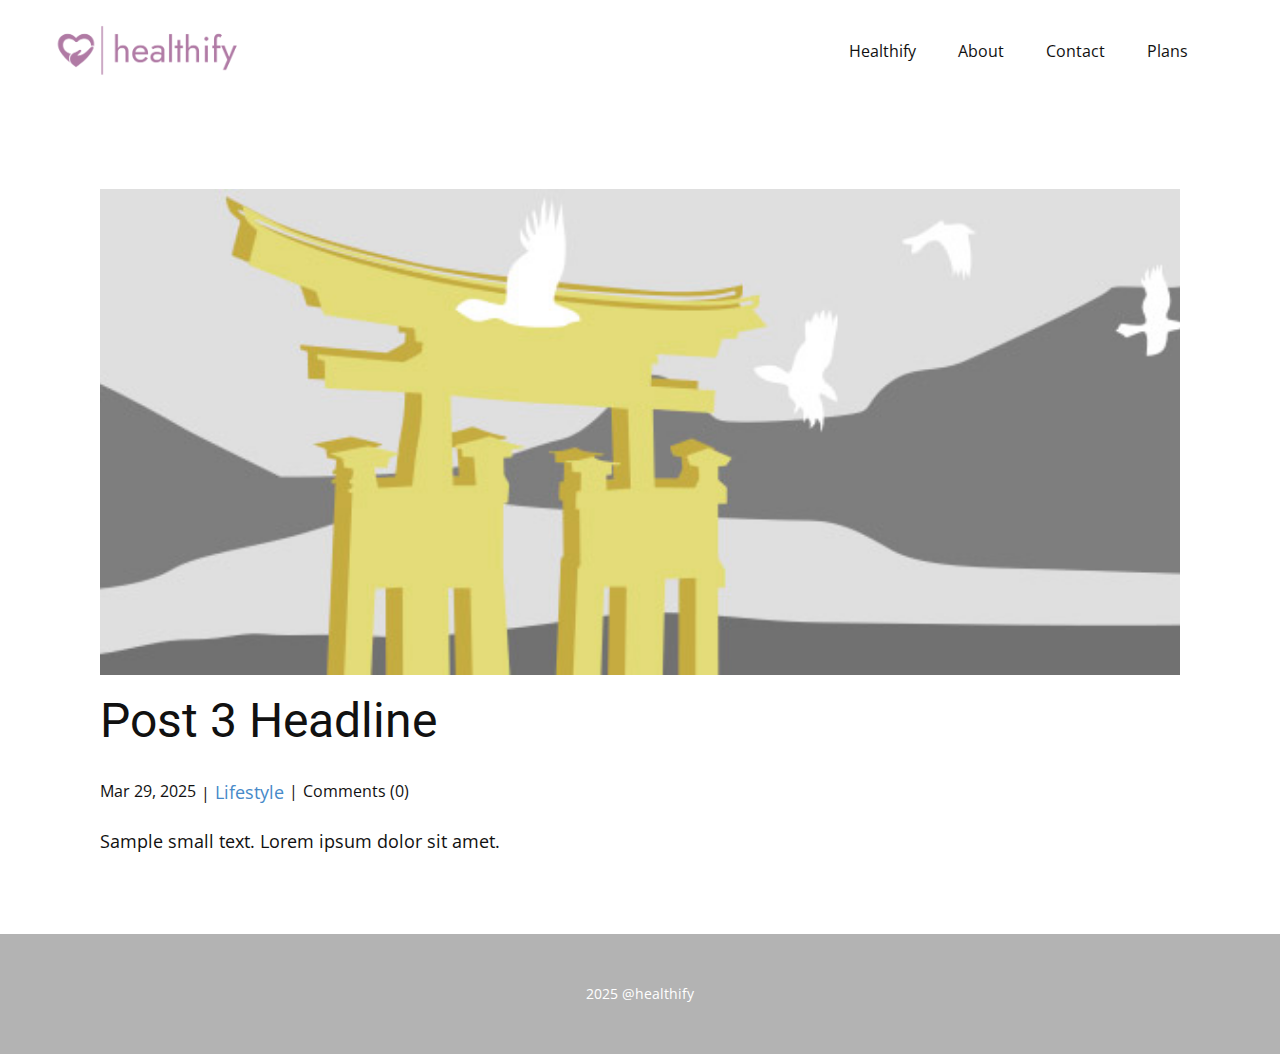
<file: blog/post-2.html>
<!DOCTYPE html>
<html style="font-size: 16px;" lang="en-LK"><head>
    <meta name="viewport" content="width=device-width, initial-scale=1.0">
    <meta charset="utf-8">
    <meta name="keywords" content="Post 1 Headline">
    <meta name="description" content="Healthify is Sri Lanka’s first digital health platform focused on preventive and follow-up care.
We’re on a mission to make healthcare more proactive, accessible, and affordable. Our team of doctors and therapists deliver trusted medical advice through text and video consultations — anytime, anywhere.">
    <title>Post 3 Headline</title>
    <link rel="stylesheet" href="../nicepage.css" media="screen">
<link rel="stylesheet" href="../Post-Template.css" media="screen">
    <script class="u-script" type="text/javascript" src="../jquery.js" defer=""></script>
    <script class="u-script" type="text/javascript" src="../nicepage.js" defer=""></script>
    <meta name="generator" content="Nicepage 7.7.3, nicepage.com">
    <link rel="icon" href="../images/Healthify_icon2x2x.png">
    
    
    
    <link id="u-theme-google-font" rel="stylesheet" href="https://fonts.googleapis.com/css?family=Roboto:100,100i,300,300i,400,400i,500,500i,700,700i,900,900i|Open+Sans:300,300i,400,400i,500,500i,600,600i,700,700i,800,800i">
    <script type="application/ld+json">{
		"@context": "http://schema.org",
		"@type": "Organization",
		"name": "Healthify",
		"logo": "images/Healthify_logo_color_png3x.png"
}</script>
    <meta name="theme-color" content="#478ac9">
  <meta name="title" content="Healthify – Digital Healthcare &amp; Preventive Care in Sri Lanka">
<meta name="description" content="Healthify is Sri Lanka’s premier digital health platform offering preventive care services, personalized follow-up programs, and virtual consultations to keep you informed and in control of your health.">
<meta name="keywords" content="digital health Sri Lanka, online doctor consultations, preventive healthcare, virtual health assistant, personalized health plans, Healthify Sri Lanka">
<meta name="author" content="Healthify Team">
<meta name="viewport" content="width=device-width, initial-scale=1.0">
<meta name="robots" content="index, follow"><meta name="title" content="Healthify – Digital Healthcare &amp; Preventive Care in Sri Lanka">

<meta name="description" content="Healthify is Sri Lanka’s premier digital health platform offering preventive care services, personalized follow-up programs, and virtual consultations to keep you informed and in control of your health.">
<meta name="keywords" content="digital health Sri Lanka, online doctor consultations, preventive healthcare, virtual health assistant, personalized health plans, Healthify Sri Lanka">
<meta name="author" content="Healthify Team">
<meta name="viewport" content="width=device-width, initial-scale=1.0">
<meta name="robots" content="index, follow">


<meta property="og:type" content="website">
<meta property="og:url" content="https://www.healthify.lk/">
<meta property="og:title" content="Healthify – Your Digital Health Companion in Sri Lanka">

<meta property="og:description" content="Experience proactive healthcare with Healthify's preventive services, personalized follow-up care, and virtual consultations, all tailored to your needs.">
<meta property="og:image" content="https://www.healthify.lk/assets/og-image.jpg">


<meta name="twitter:card" content="summary_large_image">
<meta name="twitter:url" content="https://www.healthify.lk/">
<meta name="twitter:title" content="Post 3 Headline">
<meta name="twitter:description" content="Join Healthify for personalized preventive care, virtual consultations, and continuous health monitoring to stay ahead of your health.">
<meta name="twitter:image" content="https://www.healthify.lk/assets/twitter-image.jpg">


<link rel="icon" href="https://www.healthify.lk/assets/favicon.ico" type="image/x-icon">


<link rel="canonical" href="https://www.healthify.lk/">


<link rel="stylesheet" href="https://www.healthify.lk/assets/styles.css">


<link href="https://fonts.googleapis.com/css2?family=Questrial&amp;display=swap" rel="stylesheet">


<script src="https://www.healthify.lk/assets/scripts.js" defer=""></script>
<meta data-intl-tel-input-cdn-path="intlTelInput/"></head>
  <body data-path-to-root="./" data-include-products="false" class="u-body u-xl-mode" data-lang="en"><header class="u-clearfix u-header u-header" id="header"><div class="u-clearfix u-sheet u-sheet-1">
        <a href="#" class="u-image u-logo u-opacity u-opacity-80 u-image-1" data-image-width="12294" data-image-height="6912">
          <img src="../images/Healthify_logo_color_png3x.png" class="u-logo-image u-logo-image-1">
        </a>
        <nav class="u-menu u-menu-one-level u-offcanvas u-menu-1">
          <div class="menu-collapse" style="font-size: 1rem; letter-spacing: 0px;">
            <a class="u-button-style u-custom-left-right-menu-spacing u-custom-padding-bottom u-custom-top-bottom-menu-spacing u-hamburger-link u-nav-link u-text-active-palette-1-base u-text-hover-palette-2-base" href="#">
              <svg class="u-svg-link" viewBox="0 0 24 24"><use xlink:href="#menu-hamburger"></use></svg>
              <svg class="u-svg-content" version="1.1" id="menu-hamburger" viewBox="0 0 16 16" x="0px" y="0px" xmlns:xlink="http://www.w3.org/1999/xlink" xmlns="http://www.w3.org/2000/svg"><g><rect y="1" width="16" height="2"></rect><rect y="7" width="16" height="2"></rect><rect y="13" width="16" height="2"></rect>
</g></svg>
            </a>
          </div>
          <div class="u-custom-menu u-nav-container">
            <ul class="u-nav u-unstyled u-nav-1"><li class="u-nav-item"><a class="u-button-style u-nav-link u-text-active-palette-1-base u-text-hover-palette-2-base" href="../" style="padding: 10px 21px;">Healthify</a>
</li><li class="u-nav-item"><a class="u-button-style u-nav-link u-text-active-palette-1-base u-text-hover-palette-2-base" href="../#sec-d629" data-page-id="632616254" style="padding: 10px 21px;">About</a>
</li><li class="u-nav-item"><a class="u-button-style u-nav-link u-text-active-palette-1-base u-text-hover-palette-2-base" href="../#sec-5ac3" data-page-id="632616254" style="padding: 10px 21px;">Contact</a>
</li><li class="u-nav-item"><a class="u-button-style u-nav-link u-text-active-palette-1-base u-text-hover-palette-2-base" href="../Plans.html" style="padding: 10px 21px;">Plans</a>
</li></ul>
          </div>
          <div class="u-custom-menu u-nav-container-collapse">
            <div class="u-black u-container-style u-inner-container-layout u-opacity u-opacity-95 u-sidenav">
              <div class="u-inner-container-layout u-sidenav-overflow">
                <div class="u-menu-close"></div>
                <ul class="u-align-center u-nav u-popupmenu-items u-unstyled u-nav-2"><li class="u-nav-item"><a class="u-button-style u-nav-link" href="../">Healthify</a>
</li><li class="u-nav-item"><a class="u-button-style u-nav-link" href="../#sec-d629" data-page-id="632616254">About</a>
</li><li class="u-nav-item"><a class="u-button-style u-nav-link" href="../#sec-5ac3" data-page-id="632616254">Contact</a>
</li><li class="u-nav-item"><a class="u-button-style u-nav-link" href="../Plans.html">Plans</a>
</li></ul>
              </div>
            </div>
            <div class="u-black u-menu-overlay u-opacity u-opacity-70"></div>
          </div>
        </nav>
      </div></header>
    <section class="u-align-center u-clearfix u-section-1" id="block-1">
      <div class="u-clearfix u-sheet u-valign-middle-md u-valign-middle-sm u-valign-middle-xs u-sheet-1"><!--post_details--><!--post_details_options_json--><!--{"source":""}--><!--/post_details_options_json--><!--blog_post-->
        <div class="u-container-style u-expanded-width u-post-details u-post-details-1">
          <div class="u-container-layout u-valign-middle u-container-layout-1"><!--blog_post_image-->
            <img alt="" class="u-blog-control u-expanded-width u-image u-image-default u-image-1" src="../images/8ad73f3c.jpeg"><!--/blog_post_image--><!--blog_post_header-->
            <h2 class="u-blog-control u-text u-text-1">Post 3 Headline</h2><!--/blog_post_header--><!--blog_post_metadata-->
            <div class="u-blog-control u-metadata u-metadata-1"><!--blog_post_metadata_date--><span class="u-meta-date u-meta-icon">Mar 29, 2025</span><!--/blog_post_metadata_date--><!--blog_post_metadata_category--><span class="u-meta-category u-meta-icon"><a href="../blog/blog.html#/blog-1///3">Lifestyle</a></span><!--/blog_post_metadata_category--><!--blog_post_metadata_comments--><span class="u-meta-comments u-meta-icon"><!--blog_post_metadata_comments_content-->Comments (0)<!--/blog_post_metadata_comments_content--></span><!--/blog_post_metadata_comments-->
            </div><!--/blog_post_metadata--><!--blog_post_content-->
            <div class="u-align-justify u-blog-control u-post-content u-text u-text-2 fr-view">
  <p>Sample small text. Lorem ipsum dolor sit amet.</p>
  </div><!--/blog_post_content-->
          </div>
        </div><!--/blog_post--><!--/post_details-->
      </div>
    </section>
    
    
    
    <footer class="u-align-center u-clearfix u-container-align-center u-footer u-grey-30 u-footer" id="footer"><div class="u-clearfix u-sheet u-sheet-1">
        <p class="u-small-text u-text u-text-variant u-text-1">2025 @healthify</p>
      </div></footer>
  
</body></html>
</file>
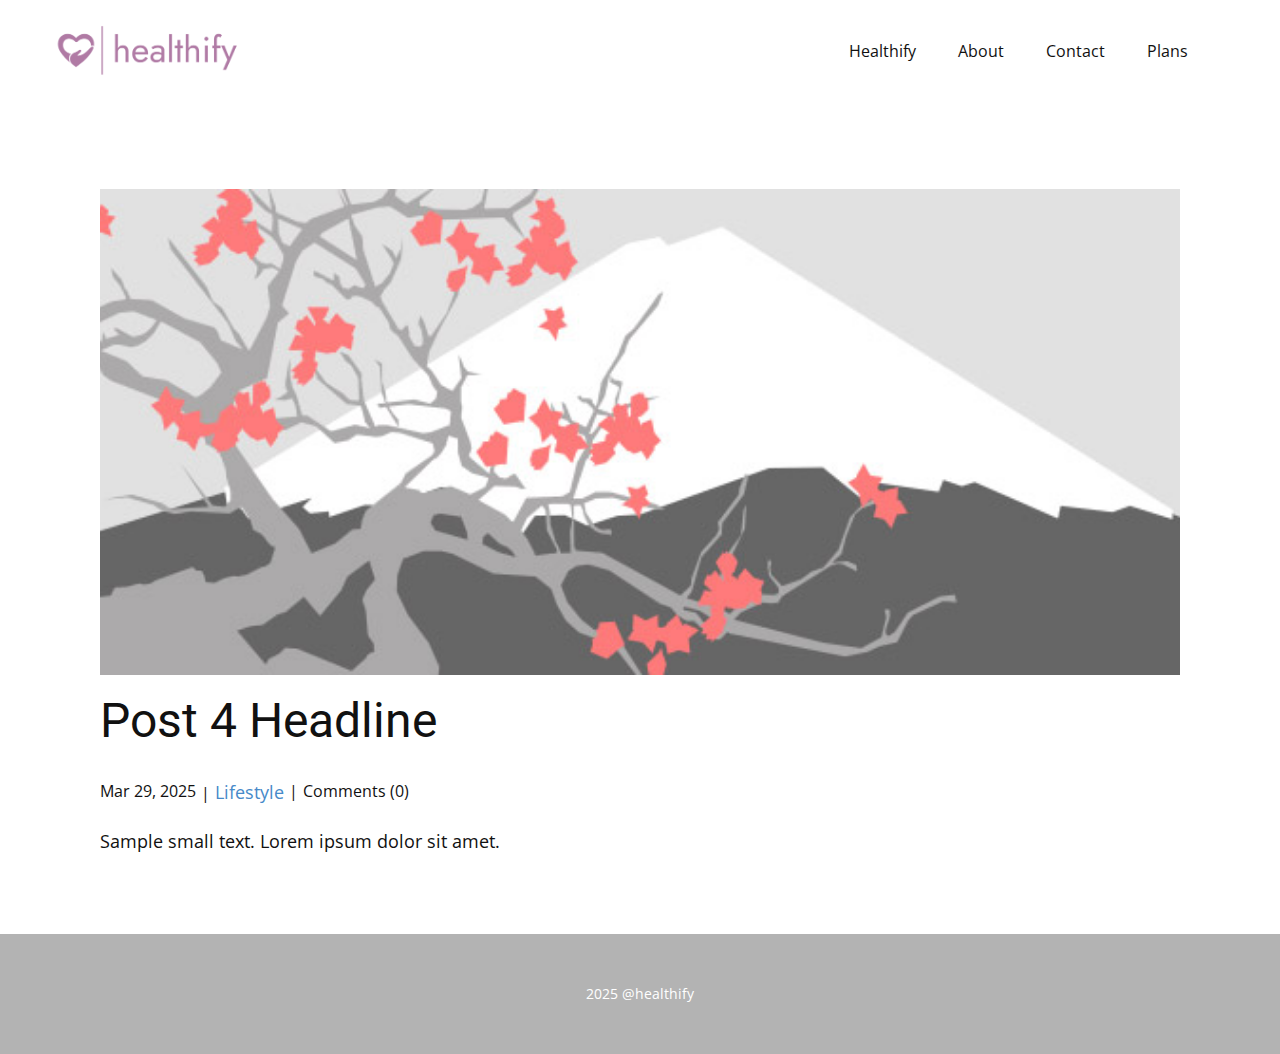
<file: blog/post-3.html>
<!DOCTYPE html>
<html style="font-size: 16px;" lang="en-LK"><head>
    <meta name="viewport" content="width=device-width, initial-scale=1.0">
    <meta charset="utf-8">
    <meta name="keywords" content="Post 1 Headline">
    <meta name="description" content="Healthify is Sri Lanka’s first digital health platform focused on preventive and follow-up care.
We’re on a mission to make healthcare more proactive, accessible, and affordable. Our team of doctors and therapists deliver trusted medical advice through text and video consultations — anytime, anywhere.">
    <title>Post 4 Headline</title>
    <link rel="stylesheet" href="../nicepage.css" media="screen">
<link rel="stylesheet" href="../Post-Template.css" media="screen">
    <script class="u-script" type="text/javascript" src="../jquery.js" defer=""></script>
    <script class="u-script" type="text/javascript" src="../nicepage.js" defer=""></script>
    <meta name="generator" content="Nicepage 7.7.3, nicepage.com">
    <link rel="icon" href="../images/Healthify_icon2x2x.png">
    
    
    
    <link id="u-theme-google-font" rel="stylesheet" href="https://fonts.googleapis.com/css?family=Roboto:100,100i,300,300i,400,400i,500,500i,700,700i,900,900i|Open+Sans:300,300i,400,400i,500,500i,600,600i,700,700i,800,800i">
    <script type="application/ld+json">{
		"@context": "http://schema.org",
		"@type": "Organization",
		"name": "Healthify",
		"logo": "images/Healthify_logo_color_png3x.png"
}</script>
    <meta name="theme-color" content="#478ac9">
  <meta name="title" content="Healthify – Digital Healthcare &amp; Preventive Care in Sri Lanka">
<meta name="description" content="Healthify is Sri Lanka’s premier digital health platform offering preventive care services, personalized follow-up programs, and virtual consultations to keep you informed and in control of your health.">
<meta name="keywords" content="digital health Sri Lanka, online doctor consultations, preventive healthcare, virtual health assistant, personalized health plans, Healthify Sri Lanka">
<meta name="author" content="Healthify Team">
<meta name="viewport" content="width=device-width, initial-scale=1.0">
<meta name="robots" content="index, follow"><meta name="title" content="Healthify – Digital Healthcare &amp; Preventive Care in Sri Lanka">

<meta name="description" content="Healthify is Sri Lanka’s premier digital health platform offering preventive care services, personalized follow-up programs, and virtual consultations to keep you informed and in control of your health.">
<meta name="keywords" content="digital health Sri Lanka, online doctor consultations, preventive healthcare, virtual health assistant, personalized health plans, Healthify Sri Lanka">
<meta name="author" content="Healthify Team">
<meta name="viewport" content="width=device-width, initial-scale=1.0">
<meta name="robots" content="index, follow">


<meta property="og:type" content="website">
<meta property="og:url" content="https://www.healthify.lk/">
<meta property="og:title" content="Healthify – Your Digital Health Companion in Sri Lanka">

<meta property="og:description" content="Experience proactive healthcare with Healthify's preventive services, personalized follow-up care, and virtual consultations, all tailored to your needs.">
<meta property="og:image" content="https://www.healthify.lk/assets/og-image.jpg">


<meta name="twitter:card" content="summary_large_image">
<meta name="twitter:url" content="https://www.healthify.lk/">
<meta name="twitter:title" content="Post 4 Headline">
<meta name="twitter:description" content="Join Healthify for personalized preventive care, virtual consultations, and continuous health monitoring to stay ahead of your health.">
<meta name="twitter:image" content="https://www.healthify.lk/assets/twitter-image.jpg">


<link rel="icon" href="https://www.healthify.lk/assets/favicon.ico" type="image/x-icon">


<link rel="canonical" href="https://www.healthify.lk/">


<link rel="stylesheet" href="https://www.healthify.lk/assets/styles.css">


<link href="https://fonts.googleapis.com/css2?family=Questrial&amp;display=swap" rel="stylesheet">


<script src="https://www.healthify.lk/assets/scripts.js" defer=""></script>
<meta data-intl-tel-input-cdn-path="intlTelInput/"></head>
  <body data-path-to-root="./" data-include-products="false" class="u-body u-xl-mode" data-lang="en"><header class="u-clearfix u-header u-header" id="header"><div class="u-clearfix u-sheet u-sheet-1">
        <a href="#" class="u-image u-logo u-opacity u-opacity-80 u-image-1" data-image-width="12294" data-image-height="6912">
          <img src="../images/Healthify_logo_color_png3x.png" class="u-logo-image u-logo-image-1">
        </a>
        <nav class="u-menu u-menu-one-level u-offcanvas u-menu-1">
          <div class="menu-collapse" style="font-size: 1rem; letter-spacing: 0px;">
            <a class="u-button-style u-custom-left-right-menu-spacing u-custom-padding-bottom u-custom-top-bottom-menu-spacing u-hamburger-link u-nav-link u-text-active-palette-1-base u-text-hover-palette-2-base" href="#">
              <svg class="u-svg-link" viewBox="0 0 24 24"><use xlink:href="#menu-hamburger"></use></svg>
              <svg class="u-svg-content" version="1.1" id="menu-hamburger" viewBox="0 0 16 16" x="0px" y="0px" xmlns:xlink="http://www.w3.org/1999/xlink" xmlns="http://www.w3.org/2000/svg"><g><rect y="1" width="16" height="2"></rect><rect y="7" width="16" height="2"></rect><rect y="13" width="16" height="2"></rect>
</g></svg>
            </a>
          </div>
          <div class="u-custom-menu u-nav-container">
            <ul class="u-nav u-unstyled u-nav-1"><li class="u-nav-item"><a class="u-button-style u-nav-link u-text-active-palette-1-base u-text-hover-palette-2-base" href="../" style="padding: 10px 21px;">Healthify</a>
</li><li class="u-nav-item"><a class="u-button-style u-nav-link u-text-active-palette-1-base u-text-hover-palette-2-base" href="../#sec-d629" data-page-id="632616254" style="padding: 10px 21px;">About</a>
</li><li class="u-nav-item"><a class="u-button-style u-nav-link u-text-active-palette-1-base u-text-hover-palette-2-base" href="../#sec-5ac3" data-page-id="632616254" style="padding: 10px 21px;">Contact</a>
</li><li class="u-nav-item"><a class="u-button-style u-nav-link u-text-active-palette-1-base u-text-hover-palette-2-base" href="../Plans.html" style="padding: 10px 21px;">Plans</a>
</li></ul>
          </div>
          <div class="u-custom-menu u-nav-container-collapse">
            <div class="u-black u-container-style u-inner-container-layout u-opacity u-opacity-95 u-sidenav">
              <div class="u-inner-container-layout u-sidenav-overflow">
                <div class="u-menu-close"></div>
                <ul class="u-align-center u-nav u-popupmenu-items u-unstyled u-nav-2"><li class="u-nav-item"><a class="u-button-style u-nav-link" href="../">Healthify</a>
</li><li class="u-nav-item"><a class="u-button-style u-nav-link" href="../#sec-d629" data-page-id="632616254">About</a>
</li><li class="u-nav-item"><a class="u-button-style u-nav-link" href="../#sec-5ac3" data-page-id="632616254">Contact</a>
</li><li class="u-nav-item"><a class="u-button-style u-nav-link" href="../Plans.html">Plans</a>
</li></ul>
              </div>
            </div>
            <div class="u-black u-menu-overlay u-opacity u-opacity-70"></div>
          </div>
        </nav>
      </div></header>
    <section class="u-align-center u-clearfix u-section-1" id="block-1">
      <div class="u-clearfix u-sheet u-valign-middle-md u-valign-middle-sm u-valign-middle-xs u-sheet-1"><!--post_details--><!--post_details_options_json--><!--{"source":""}--><!--/post_details_options_json--><!--blog_post-->
        <div class="u-container-style u-expanded-width u-post-details u-post-details-1">
          <div class="u-container-layout u-valign-middle u-container-layout-1"><!--blog_post_image-->
            <img alt="" class="u-blog-control u-expanded-width u-image u-image-default u-image-1" src="../images/0fd3416c.jpeg"><!--/blog_post_image--><!--blog_post_header-->
            <h2 class="u-blog-control u-text u-text-1">Post 4 Headline</h2><!--/blog_post_header--><!--blog_post_metadata-->
            <div class="u-blog-control u-metadata u-metadata-1"><!--blog_post_metadata_date--><span class="u-meta-date u-meta-icon">Mar 29, 2025</span><!--/blog_post_metadata_date--><!--blog_post_metadata_category--><span class="u-meta-category u-meta-icon"><a href="../blog/blog.html#/blog-1///3">Lifestyle</a></span><!--/blog_post_metadata_category--><!--blog_post_metadata_comments--><span class="u-meta-comments u-meta-icon"><!--blog_post_metadata_comments_content-->Comments (0)<!--/blog_post_metadata_comments_content--></span><!--/blog_post_metadata_comments-->
            </div><!--/blog_post_metadata--><!--blog_post_content-->
            <div class="u-align-justify u-blog-control u-post-content u-text u-text-2 fr-view">
  <p>Sample small text. Lorem ipsum dolor sit amet.</p>
  </div><!--/blog_post_content-->
          </div>
        </div><!--/blog_post--><!--/post_details-->
      </div>
    </section>
    
    
    
    <footer class="u-align-center u-clearfix u-container-align-center u-footer u-grey-30 u-footer" id="footer"><div class="u-clearfix u-sheet u-sheet-1">
        <p class="u-small-text u-text u-text-variant u-text-1">2025 @healthify</p>
      </div></footer>
  
</body></html>
</file>
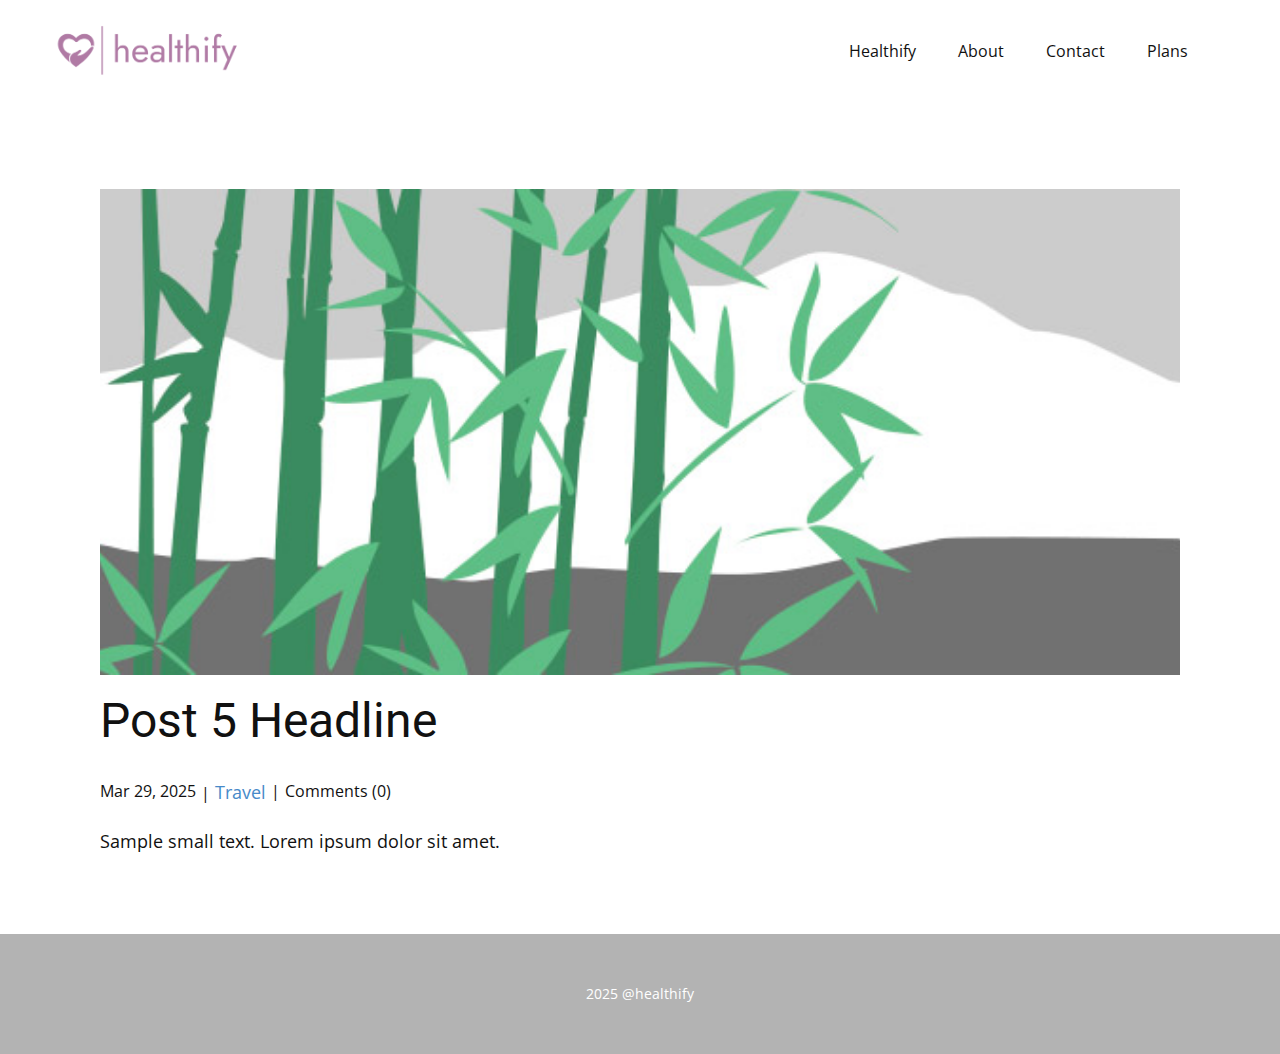
<file: blog/post-4.html>
<!DOCTYPE html>
<html style="font-size: 16px;" lang="en-LK"><head>
    <meta name="viewport" content="width=device-width, initial-scale=1.0">
    <meta charset="utf-8">
    <meta name="keywords" content="Post 1 Headline">
    <meta name="description" content="Healthify is Sri Lanka’s first digital health platform focused on preventive and follow-up care.
We’re on a mission to make healthcare more proactive, accessible, and affordable. Our team of doctors and therapists deliver trusted medical advice through text and video consultations — anytime, anywhere.">
    <title>Post 5 Headline</title>
    <link rel="stylesheet" href="../nicepage.css" media="screen">
<link rel="stylesheet" href="../Post-Template.css" media="screen">
    <script class="u-script" type="text/javascript" src="../jquery.js" defer=""></script>
    <script class="u-script" type="text/javascript" src="../nicepage.js" defer=""></script>
    <meta name="generator" content="Nicepage 7.7.3, nicepage.com">
    <link rel="icon" href="../images/Healthify_icon2x2x.png">
    
    
    
    <link id="u-theme-google-font" rel="stylesheet" href="https://fonts.googleapis.com/css?family=Roboto:100,100i,300,300i,400,400i,500,500i,700,700i,900,900i|Open+Sans:300,300i,400,400i,500,500i,600,600i,700,700i,800,800i">
    <script type="application/ld+json">{
		"@context": "http://schema.org",
		"@type": "Organization",
		"name": "Healthify",
		"logo": "images/Healthify_logo_color_png3x.png"
}</script>
    <meta name="theme-color" content="#478ac9">
  <meta name="title" content="Healthify – Digital Healthcare &amp; Preventive Care in Sri Lanka">
<meta name="description" content="Healthify is Sri Lanka’s premier digital health platform offering preventive care services, personalized follow-up programs, and virtual consultations to keep you informed and in control of your health.">
<meta name="keywords" content="digital health Sri Lanka, online doctor consultations, preventive healthcare, virtual health assistant, personalized health plans, Healthify Sri Lanka">
<meta name="author" content="Healthify Team">
<meta name="viewport" content="width=device-width, initial-scale=1.0">
<meta name="robots" content="index, follow"><meta name="title" content="Healthify – Digital Healthcare &amp; Preventive Care in Sri Lanka">

<meta name="description" content="Healthify is Sri Lanka’s premier digital health platform offering preventive care services, personalized follow-up programs, and virtual consultations to keep you informed and in control of your health.">
<meta name="keywords" content="digital health Sri Lanka, online doctor consultations, preventive healthcare, virtual health assistant, personalized health plans, Healthify Sri Lanka">
<meta name="author" content="Healthify Team">
<meta name="viewport" content="width=device-width, initial-scale=1.0">
<meta name="robots" content="index, follow">


<meta property="og:type" content="website">
<meta property="og:url" content="https://www.healthify.lk/">
<meta property="og:title" content="Healthify – Your Digital Health Companion in Sri Lanka">

<meta property="og:description" content="Experience proactive healthcare with Healthify's preventive services, personalized follow-up care, and virtual consultations, all tailored to your needs.">
<meta property="og:image" content="https://www.healthify.lk/assets/og-image.jpg">


<meta name="twitter:card" content="summary_large_image">
<meta name="twitter:url" content="https://www.healthify.lk/">
<meta name="twitter:title" content="Post 5 Headline">
<meta name="twitter:description" content="Join Healthify for personalized preventive care, virtual consultations, and continuous health monitoring to stay ahead of your health.">
<meta name="twitter:image" content="https://www.healthify.lk/assets/twitter-image.jpg">


<link rel="icon" href="https://www.healthify.lk/assets/favicon.ico" type="image/x-icon">


<link rel="canonical" href="https://www.healthify.lk/">


<link rel="stylesheet" href="https://www.healthify.lk/assets/styles.css">


<link href="https://fonts.googleapis.com/css2?family=Questrial&amp;display=swap" rel="stylesheet">


<script src="https://www.healthify.lk/assets/scripts.js" defer=""></script>
<meta data-intl-tel-input-cdn-path="intlTelInput/"></head>
  <body data-path-to-root="./" data-include-products="false" class="u-body u-xl-mode" data-lang="en"><header class="u-clearfix u-header u-header" id="header"><div class="u-clearfix u-sheet u-sheet-1">
        <a href="#" class="u-image u-logo u-opacity u-opacity-80 u-image-1" data-image-width="12294" data-image-height="6912">
          <img src="../images/Healthify_logo_color_png3x.png" class="u-logo-image u-logo-image-1">
        </a>
        <nav class="u-menu u-menu-one-level u-offcanvas u-menu-1">
          <div class="menu-collapse" style="font-size: 1rem; letter-spacing: 0px;">
            <a class="u-button-style u-custom-left-right-menu-spacing u-custom-padding-bottom u-custom-top-bottom-menu-spacing u-hamburger-link u-nav-link u-text-active-palette-1-base u-text-hover-palette-2-base" href="#">
              <svg class="u-svg-link" viewBox="0 0 24 24"><use xlink:href="#menu-hamburger"></use></svg>
              <svg class="u-svg-content" version="1.1" id="menu-hamburger" viewBox="0 0 16 16" x="0px" y="0px" xmlns:xlink="http://www.w3.org/1999/xlink" xmlns="http://www.w3.org/2000/svg"><g><rect y="1" width="16" height="2"></rect><rect y="7" width="16" height="2"></rect><rect y="13" width="16" height="2"></rect>
</g></svg>
            </a>
          </div>
          <div class="u-custom-menu u-nav-container">
            <ul class="u-nav u-unstyled u-nav-1"><li class="u-nav-item"><a class="u-button-style u-nav-link u-text-active-palette-1-base u-text-hover-palette-2-base" href="../" style="padding: 10px 21px;">Healthify</a>
</li><li class="u-nav-item"><a class="u-button-style u-nav-link u-text-active-palette-1-base u-text-hover-palette-2-base" href="../#sec-d629" data-page-id="632616254" style="padding: 10px 21px;">About</a>
</li><li class="u-nav-item"><a class="u-button-style u-nav-link u-text-active-palette-1-base u-text-hover-palette-2-base" href="../#sec-5ac3" data-page-id="632616254" style="padding: 10px 21px;">Contact</a>
</li><li class="u-nav-item"><a class="u-button-style u-nav-link u-text-active-palette-1-base u-text-hover-palette-2-base" href="../Plans.html" style="padding: 10px 21px;">Plans</a>
</li></ul>
          </div>
          <div class="u-custom-menu u-nav-container-collapse">
            <div class="u-black u-container-style u-inner-container-layout u-opacity u-opacity-95 u-sidenav">
              <div class="u-inner-container-layout u-sidenav-overflow">
                <div class="u-menu-close"></div>
                <ul class="u-align-center u-nav u-popupmenu-items u-unstyled u-nav-2"><li class="u-nav-item"><a class="u-button-style u-nav-link" href="../">Healthify</a>
</li><li class="u-nav-item"><a class="u-button-style u-nav-link" href="../#sec-d629" data-page-id="632616254">About</a>
</li><li class="u-nav-item"><a class="u-button-style u-nav-link" href="../#sec-5ac3" data-page-id="632616254">Contact</a>
</li><li class="u-nav-item"><a class="u-button-style u-nav-link" href="../Plans.html">Plans</a>
</li></ul>
              </div>
            </div>
            <div class="u-black u-menu-overlay u-opacity u-opacity-70"></div>
          </div>
        </nav>
      </div></header>
    <section class="u-align-center u-clearfix u-section-1" id="block-1">
      <div class="u-clearfix u-sheet u-valign-middle-md u-valign-middle-sm u-valign-middle-xs u-sheet-1"><!--post_details--><!--post_details_options_json--><!--{"source":""}--><!--/post_details_options_json--><!--blog_post-->
        <div class="u-container-style u-expanded-width u-post-details u-post-details-1">
          <div class="u-container-layout u-valign-middle u-container-layout-1"><!--blog_post_image-->
            <img alt="" class="u-blog-control u-expanded-width u-image u-image-default u-image-1" src="../images/68f64b9d.jpeg"><!--/blog_post_image--><!--blog_post_header-->
            <h2 class="u-blog-control u-text u-text-1">Post 5 Headline</h2><!--/blog_post_header--><!--blog_post_metadata-->
            <div class="u-blog-control u-metadata u-metadata-1"><!--blog_post_metadata_date--><span class="u-meta-date u-meta-icon">Mar 29, 2025</span><!--/blog_post_metadata_date--><!--blog_post_metadata_category--><span class="u-meta-category u-meta-icon"><a href="../blog/blog.html#/blog-1///2">Travel</a></span><!--/blog_post_metadata_category--><!--blog_post_metadata_comments--><span class="u-meta-comments u-meta-icon"><!--blog_post_metadata_comments_content-->Comments (0)<!--/blog_post_metadata_comments_content--></span><!--/blog_post_metadata_comments-->
            </div><!--/blog_post_metadata--><!--blog_post_content-->
            <div class="u-align-justify u-blog-control u-post-content u-text u-text-2 fr-view">
  <p>Sample small text. Lorem ipsum dolor sit amet.</p>
  </div><!--/blog_post_content-->
          </div>
        </div><!--/blog_post--><!--/post_details-->
      </div>
    </section>
    
    
    
    <footer class="u-align-center u-clearfix u-container-align-center u-footer u-grey-30 u-footer" id="footer"><div class="u-clearfix u-sheet u-sheet-1">
        <p class="u-small-text u-text u-text-variant u-text-1">2025 @healthify</p>
      </div></footer>
  
</body></html>
</file>
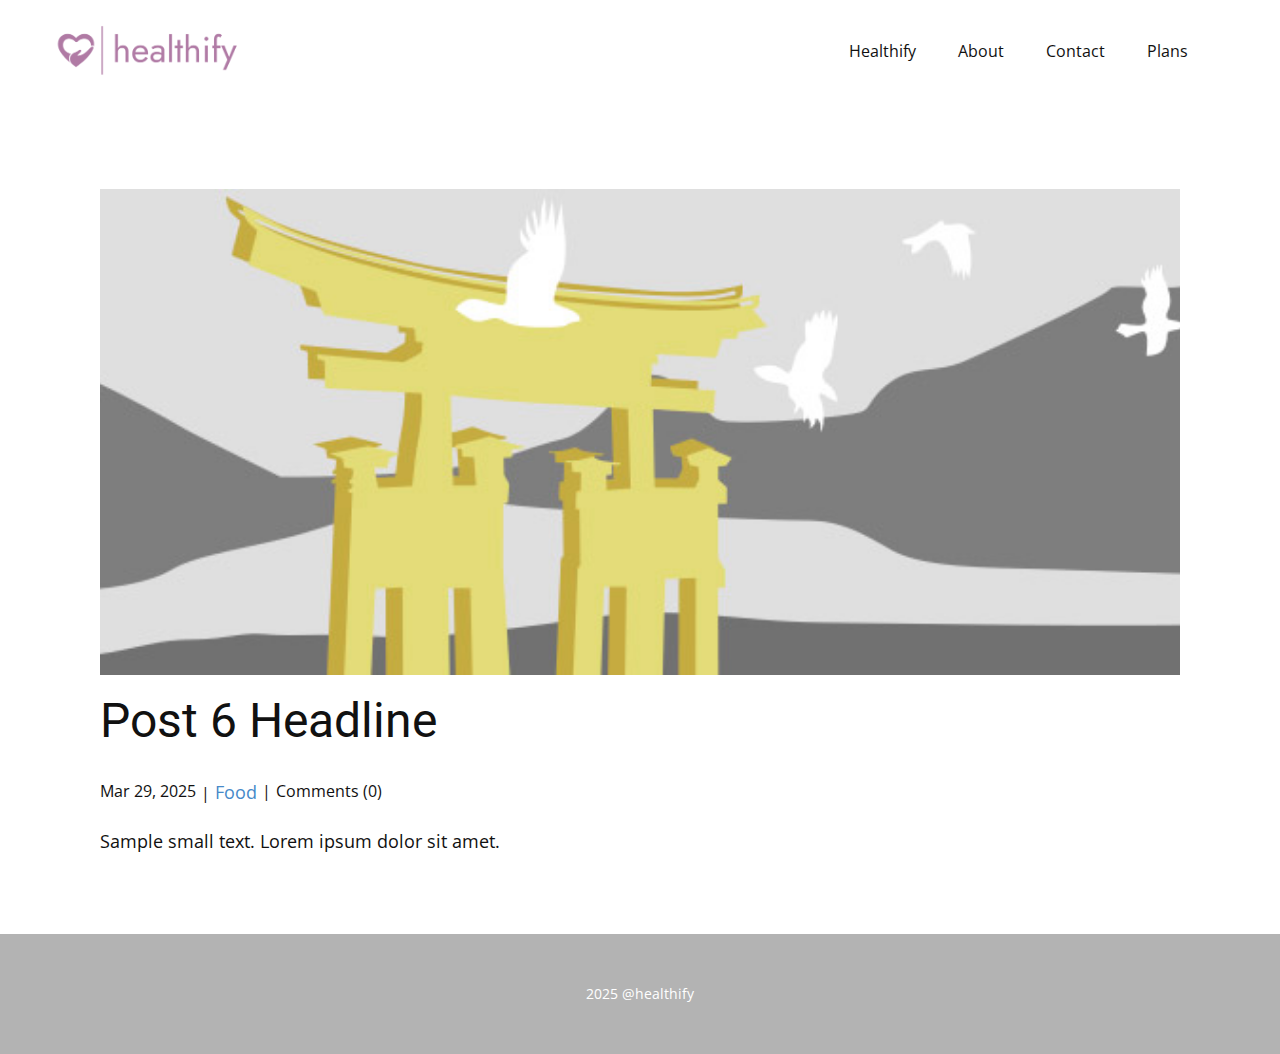
<file: blog/post-5.html>
<!DOCTYPE html>
<html style="font-size: 16px;" lang="en-LK"><head>
    <meta name="viewport" content="width=device-width, initial-scale=1.0">
    <meta charset="utf-8">
    <meta name="keywords" content="Post 1 Headline">
    <meta name="description" content="Healthify is Sri Lanka’s first digital health platform focused on preventive and follow-up care.
We’re on a mission to make healthcare more proactive, accessible, and affordable. Our team of doctors and therapists deliver trusted medical advice through text and video consultations — anytime, anywhere.">
    <title>Post 6 Headline</title>
    <link rel="stylesheet" href="../nicepage.css" media="screen">
<link rel="stylesheet" href="../Post-Template.css" media="screen">
    <script class="u-script" type="text/javascript" src="../jquery.js" defer=""></script>
    <script class="u-script" type="text/javascript" src="../nicepage.js" defer=""></script>
    <meta name="generator" content="Nicepage 7.7.3, nicepage.com">
    <link rel="icon" href="../images/Healthify_icon2x2x.png">
    
    
    
    <link id="u-theme-google-font" rel="stylesheet" href="https://fonts.googleapis.com/css?family=Roboto:100,100i,300,300i,400,400i,500,500i,700,700i,900,900i|Open+Sans:300,300i,400,400i,500,500i,600,600i,700,700i,800,800i">
    <script type="application/ld+json">{
		"@context": "http://schema.org",
		"@type": "Organization",
		"name": "Healthify",
		"logo": "images/Healthify_logo_color_png3x.png"
}</script>
    <meta name="theme-color" content="#478ac9">
  <meta name="title" content="Healthify – Digital Healthcare &amp; Preventive Care in Sri Lanka">
<meta name="description" content="Healthify is Sri Lanka’s premier digital health platform offering preventive care services, personalized follow-up programs, and virtual consultations to keep you informed and in control of your health.">
<meta name="keywords" content="digital health Sri Lanka, online doctor consultations, preventive healthcare, virtual health assistant, personalized health plans, Healthify Sri Lanka">
<meta name="author" content="Healthify Team">
<meta name="viewport" content="width=device-width, initial-scale=1.0">
<meta name="robots" content="index, follow"><meta name="title" content="Healthify – Digital Healthcare &amp; Preventive Care in Sri Lanka">

<meta name="description" content="Healthify is Sri Lanka’s premier digital health platform offering preventive care services, personalized follow-up programs, and virtual consultations to keep you informed and in control of your health.">
<meta name="keywords" content="digital health Sri Lanka, online doctor consultations, preventive healthcare, virtual health assistant, personalized health plans, Healthify Sri Lanka">
<meta name="author" content="Healthify Team">
<meta name="viewport" content="width=device-width, initial-scale=1.0">
<meta name="robots" content="index, follow">


<meta property="og:type" content="website">
<meta property="og:url" content="https://www.healthify.lk/">
<meta property="og:title" content="Healthify – Your Digital Health Companion in Sri Lanka">

<meta property="og:description" content="Experience proactive healthcare with Healthify's preventive services, personalized follow-up care, and virtual consultations, all tailored to your needs.">
<meta property="og:image" content="https://www.healthify.lk/assets/og-image.jpg">


<meta name="twitter:card" content="summary_large_image">
<meta name="twitter:url" content="https://www.healthify.lk/">
<meta name="twitter:title" content="Post 6 Headline">
<meta name="twitter:description" content="Join Healthify for personalized preventive care, virtual consultations, and continuous health monitoring to stay ahead of your health.">
<meta name="twitter:image" content="https://www.healthify.lk/assets/twitter-image.jpg">


<link rel="icon" href="https://www.healthify.lk/assets/favicon.ico" type="image/x-icon">


<link rel="canonical" href="https://www.healthify.lk/">


<link rel="stylesheet" href="https://www.healthify.lk/assets/styles.css">


<link href="https://fonts.googleapis.com/css2?family=Questrial&amp;display=swap" rel="stylesheet">


<script src="https://www.healthify.lk/assets/scripts.js" defer=""></script>
<meta data-intl-tel-input-cdn-path="intlTelInput/"></head>
  <body data-path-to-root="./" data-include-products="false" class="u-body u-xl-mode" data-lang="en"><header class="u-clearfix u-header u-header" id="header"><div class="u-clearfix u-sheet u-sheet-1">
        <a href="#" class="u-image u-logo u-opacity u-opacity-80 u-image-1" data-image-width="12294" data-image-height="6912">
          <img src="../images/Healthify_logo_color_png3x.png" class="u-logo-image u-logo-image-1">
        </a>
        <nav class="u-menu u-menu-one-level u-offcanvas u-menu-1">
          <div class="menu-collapse" style="font-size: 1rem; letter-spacing: 0px;">
            <a class="u-button-style u-custom-left-right-menu-spacing u-custom-padding-bottom u-custom-top-bottom-menu-spacing u-hamburger-link u-nav-link u-text-active-palette-1-base u-text-hover-palette-2-base" href="#">
              <svg class="u-svg-link" viewBox="0 0 24 24"><use xlink:href="#menu-hamburger"></use></svg>
              <svg class="u-svg-content" version="1.1" id="menu-hamburger" viewBox="0 0 16 16" x="0px" y="0px" xmlns:xlink="http://www.w3.org/1999/xlink" xmlns="http://www.w3.org/2000/svg"><g><rect y="1" width="16" height="2"></rect><rect y="7" width="16" height="2"></rect><rect y="13" width="16" height="2"></rect>
</g></svg>
            </a>
          </div>
          <div class="u-custom-menu u-nav-container">
            <ul class="u-nav u-unstyled u-nav-1"><li class="u-nav-item"><a class="u-button-style u-nav-link u-text-active-palette-1-base u-text-hover-palette-2-base" href="../" style="padding: 10px 21px;">Healthify</a>
</li><li class="u-nav-item"><a class="u-button-style u-nav-link u-text-active-palette-1-base u-text-hover-palette-2-base" href="../#sec-d629" data-page-id="632616254" style="padding: 10px 21px;">About</a>
</li><li class="u-nav-item"><a class="u-button-style u-nav-link u-text-active-palette-1-base u-text-hover-palette-2-base" href="../#sec-5ac3" data-page-id="632616254" style="padding: 10px 21px;">Contact</a>
</li><li class="u-nav-item"><a class="u-button-style u-nav-link u-text-active-palette-1-base u-text-hover-palette-2-base" href="../Plans.html" style="padding: 10px 21px;">Plans</a>
</li></ul>
          </div>
          <div class="u-custom-menu u-nav-container-collapse">
            <div class="u-black u-container-style u-inner-container-layout u-opacity u-opacity-95 u-sidenav">
              <div class="u-inner-container-layout u-sidenav-overflow">
                <div class="u-menu-close"></div>
                <ul class="u-align-center u-nav u-popupmenu-items u-unstyled u-nav-2"><li class="u-nav-item"><a class="u-button-style u-nav-link" href="../">Healthify</a>
</li><li class="u-nav-item"><a class="u-button-style u-nav-link" href="../#sec-d629" data-page-id="632616254">About</a>
</li><li class="u-nav-item"><a class="u-button-style u-nav-link" href="../#sec-5ac3" data-page-id="632616254">Contact</a>
</li><li class="u-nav-item"><a class="u-button-style u-nav-link" href="../Plans.html">Plans</a>
</li></ul>
              </div>
            </div>
            <div class="u-black u-menu-overlay u-opacity u-opacity-70"></div>
          </div>
        </nav>
      </div></header>
    <section class="u-align-center u-clearfix u-section-1" id="block-1">
      <div class="u-clearfix u-sheet u-valign-middle-md u-valign-middle-sm u-valign-middle-xs u-sheet-1"><!--post_details--><!--post_details_options_json--><!--{"source":""}--><!--/post_details_options_json--><!--blog_post-->
        <div class="u-container-style u-expanded-width u-post-details u-post-details-1">
          <div class="u-container-layout u-valign-middle u-container-layout-1"><!--blog_post_image-->
            <img alt="" class="u-blog-control u-expanded-width u-image u-image-default u-image-1" src="../images/8ad73f3c.jpeg"><!--/blog_post_image--><!--blog_post_header-->
            <h2 class="u-blog-control u-text u-text-1">Post 6 Headline</h2><!--/blog_post_header--><!--blog_post_metadata-->
            <div class="u-blog-control u-metadata u-metadata-1"><!--blog_post_metadata_date--><span class="u-meta-date u-meta-icon">Mar 29, 2025</span><!--/blog_post_metadata_date--><!--blog_post_metadata_category--><span class="u-meta-category u-meta-icon"><a href="../blog/blog.html#/blog-1///1">Food</a></span><!--/blog_post_metadata_category--><!--blog_post_metadata_comments--><span class="u-meta-comments u-meta-icon"><!--blog_post_metadata_comments_content-->Comments (0)<!--/blog_post_metadata_comments_content--></span><!--/blog_post_metadata_comments-->
            </div><!--/blog_post_metadata--><!--blog_post_content-->
            <div class="u-align-justify u-blog-control u-post-content u-text u-text-2 fr-view">
  <p>Sample small text. Lorem ipsum dolor sit amet.</p>
  </div><!--/blog_post_content-->
          </div>
        </div><!--/blog_post--><!--/post_details-->
      </div>
    </section>
    
    
    
    <footer class="u-align-center u-clearfix u-container-align-center u-footer u-grey-30 u-footer" id="footer"><div class="u-clearfix u-sheet u-sheet-1">
        <p class="u-small-text u-text u-text-variant u-text-1">2025 @healthify</p>
      </div></footer>
  
</body></html>
</file>
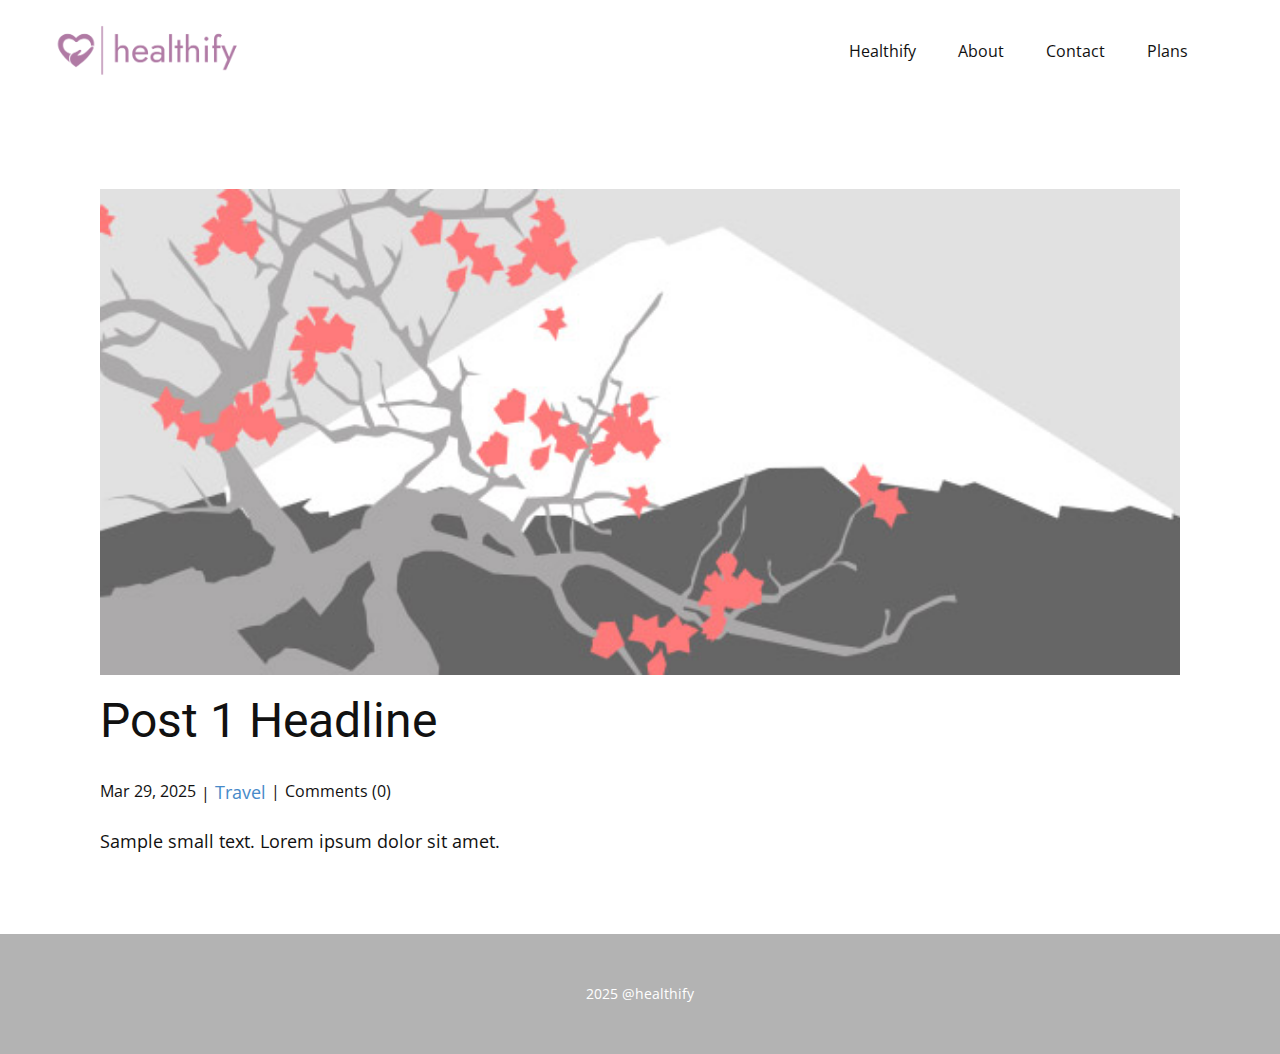
<file: blog/post.html>
<!DOCTYPE html>
<html style="font-size: 16px;" lang="en-LK"><head>
    <meta name="viewport" content="width=device-width, initial-scale=1.0">
    <meta charset="utf-8">
    <meta name="keywords" content="Post 1 Headline">
    <meta name="description" content="Healthify is Sri Lanka’s first digital health platform focused on preventive and follow-up care.
We’re on a mission to make healthcare more proactive, accessible, and affordable. Our team of doctors and therapists deliver trusted medical advice through text and video consultations — anytime, anywhere.">
    <title>Post 1 Headline</title>
    <link rel="stylesheet" href="../nicepage.css" media="screen">
<link rel="stylesheet" href="../Post-Template.css" media="screen">
    <script class="u-script" type="text/javascript" src="../jquery.js" defer=""></script>
    <script class="u-script" type="text/javascript" src="../nicepage.js" defer=""></script>
    <meta name="generator" content="Nicepage 7.7.3, nicepage.com">
    <link rel="icon" href="../images/Healthify_icon2x2x.png">
    
    
    
    <link id="u-theme-google-font" rel="stylesheet" href="https://fonts.googleapis.com/css?family=Roboto:100,100i,300,300i,400,400i,500,500i,700,700i,900,900i|Open+Sans:300,300i,400,400i,500,500i,600,600i,700,700i,800,800i">
    <script type="application/ld+json">{
		"@context": "http://schema.org",
		"@type": "Organization",
		"name": "Healthify",
		"logo": "images/Healthify_logo_color_png3x.png"
}</script>
    <meta name="theme-color" content="#478ac9">
  <meta name="title" content="Healthify – Digital Healthcare &amp; Preventive Care in Sri Lanka">
<meta name="description" content="Healthify is Sri Lanka’s premier digital health platform offering preventive care services, personalized follow-up programs, and virtual consultations to keep you informed and in control of your health.">
<meta name="keywords" content="digital health Sri Lanka, online doctor consultations, preventive healthcare, virtual health assistant, personalized health plans, Healthify Sri Lanka">
<meta name="author" content="Healthify Team">
<meta name="viewport" content="width=device-width, initial-scale=1.0">
<meta name="robots" content="index, follow"><meta name="title" content="Healthify – Digital Healthcare &amp; Preventive Care in Sri Lanka">

<meta name="description" content="Healthify is Sri Lanka’s premier digital health platform offering preventive care services, personalized follow-up programs, and virtual consultations to keep you informed and in control of your health.">
<meta name="keywords" content="digital health Sri Lanka, online doctor consultations, preventive healthcare, virtual health assistant, personalized health plans, Healthify Sri Lanka">
<meta name="author" content="Healthify Team">
<meta name="viewport" content="width=device-width, initial-scale=1.0">
<meta name="robots" content="index, follow">


<meta property="og:type" content="website">
<meta property="og:url" content="https://www.healthify.lk/">
<meta property="og:title" content="Healthify – Your Digital Health Companion in Sri Lanka">

<meta property="og:description" content="Experience proactive healthcare with Healthify's preventive services, personalized follow-up care, and virtual consultations, all tailored to your needs.">
<meta property="og:image" content="https://www.healthify.lk/assets/og-image.jpg">


<meta name="twitter:card" content="summary_large_image">
<meta name="twitter:url" content="https://www.healthify.lk/">
<meta name="twitter:title" content="Post 1 Headline">
<meta name="twitter:description" content="Join Healthify for personalized preventive care, virtual consultations, and continuous health monitoring to stay ahead of your health.">
<meta name="twitter:image" content="https://www.healthify.lk/assets/twitter-image.jpg">


<link rel="icon" href="https://www.healthify.lk/assets/favicon.ico" type="image/x-icon">


<link rel="canonical" href="https://www.healthify.lk/">


<link rel="stylesheet" href="https://www.healthify.lk/assets/styles.css">


<link href="https://fonts.googleapis.com/css2?family=Questrial&amp;display=swap" rel="stylesheet">


<script src="https://www.healthify.lk/assets/scripts.js" defer=""></script>
<meta data-intl-tel-input-cdn-path="intlTelInput/"></head>
  <body data-path-to-root="./" data-include-products="false" class="u-body u-xl-mode" data-lang="en"><header class="u-clearfix u-header u-header" id="header"><div class="u-clearfix u-sheet u-sheet-1">
        <a href="#" class="u-image u-logo u-opacity u-opacity-80 u-image-1" data-image-width="12294" data-image-height="6912">
          <img src="../images/Healthify_logo_color_png3x.png" class="u-logo-image u-logo-image-1">
        </a>
        <nav class="u-menu u-menu-one-level u-offcanvas u-menu-1">
          <div class="menu-collapse" style="font-size: 1rem; letter-spacing: 0px;">
            <a class="u-button-style u-custom-left-right-menu-spacing u-custom-padding-bottom u-custom-top-bottom-menu-spacing u-hamburger-link u-nav-link u-text-active-palette-1-base u-text-hover-palette-2-base" href="#">
              <svg class="u-svg-link" viewBox="0 0 24 24"><use xlink:href="#menu-hamburger"></use></svg>
              <svg class="u-svg-content" version="1.1" id="menu-hamburger" viewBox="0 0 16 16" x="0px" y="0px" xmlns:xlink="http://www.w3.org/1999/xlink" xmlns="http://www.w3.org/2000/svg"><g><rect y="1" width="16" height="2"></rect><rect y="7" width="16" height="2"></rect><rect y="13" width="16" height="2"></rect>
</g></svg>
            </a>
          </div>
          <div class="u-custom-menu u-nav-container">
            <ul class="u-nav u-unstyled u-nav-1"><li class="u-nav-item"><a class="u-button-style u-nav-link u-text-active-palette-1-base u-text-hover-palette-2-base" href="../" style="padding: 10px 21px;">Healthify</a>
</li><li class="u-nav-item"><a class="u-button-style u-nav-link u-text-active-palette-1-base u-text-hover-palette-2-base" href="../#sec-d629" data-page-id="632616254" style="padding: 10px 21px;">About</a>
</li><li class="u-nav-item"><a class="u-button-style u-nav-link u-text-active-palette-1-base u-text-hover-palette-2-base" href="../#sec-5ac3" data-page-id="632616254" style="padding: 10px 21px;">Contact</a>
</li><li class="u-nav-item"><a class="u-button-style u-nav-link u-text-active-palette-1-base u-text-hover-palette-2-base" href="../Plans.html" style="padding: 10px 21px;">Plans</a>
</li></ul>
          </div>
          <div class="u-custom-menu u-nav-container-collapse">
            <div class="u-black u-container-style u-inner-container-layout u-opacity u-opacity-95 u-sidenav">
              <div class="u-inner-container-layout u-sidenav-overflow">
                <div class="u-menu-close"></div>
                <ul class="u-align-center u-nav u-popupmenu-items u-unstyled u-nav-2"><li class="u-nav-item"><a class="u-button-style u-nav-link" href="../">Healthify</a>
</li><li class="u-nav-item"><a class="u-button-style u-nav-link" href="../#sec-d629" data-page-id="632616254">About</a>
</li><li class="u-nav-item"><a class="u-button-style u-nav-link" href="../#sec-5ac3" data-page-id="632616254">Contact</a>
</li><li class="u-nav-item"><a class="u-button-style u-nav-link" href="../Plans.html">Plans</a>
</li></ul>
              </div>
            </div>
            <div class="u-black u-menu-overlay u-opacity u-opacity-70"></div>
          </div>
        </nav>
      </div></header>
    <section class="u-align-center u-clearfix u-section-1" id="block-1">
      <div class="u-clearfix u-sheet u-valign-middle-md u-valign-middle-sm u-valign-middle-xs u-sheet-1"><!--post_details--><!--post_details_options_json--><!--{"source":""}--><!--/post_details_options_json--><!--blog_post-->
        <div class="u-container-style u-expanded-width u-post-details u-post-details-1">
          <div class="u-container-layout u-valign-middle u-container-layout-1"><!--blog_post_image-->
            <img alt="" class="u-blog-control u-expanded-width u-image u-image-default u-image-1" src="../images/0fd3416c.jpeg"><!--/blog_post_image--><!--blog_post_header-->
            <h2 class="u-blog-control u-text u-text-1">Post 1 Headline</h2><!--/blog_post_header--><!--blog_post_metadata-->
            <div class="u-blog-control u-metadata u-metadata-1"><!--blog_post_metadata_date--><span class="u-meta-date u-meta-icon">Mar 29, 2025</span><!--/blog_post_metadata_date--><!--blog_post_metadata_category--><span class="u-meta-category u-meta-icon"><a href="../blog/blog.html#/blog-1///2">Travel</a></span><!--/blog_post_metadata_category--><!--blog_post_metadata_comments--><span class="u-meta-comments u-meta-icon"><!--blog_post_metadata_comments_content-->Comments (0)<!--/blog_post_metadata_comments_content--></span><!--/blog_post_metadata_comments-->
            </div><!--/blog_post_metadata--><!--blog_post_content-->
            <div class="u-align-justify u-blog-control u-post-content u-text u-text-2 fr-view">
  <p>Sample small text. Lorem ipsum dolor sit amet.</p>
  </div><!--/blog_post_content-->
          </div>
        </div><!--/blog_post--><!--/post_details-->
      </div>
    </section>
    
    
    
    <footer class="u-align-center u-clearfix u-container-align-center u-footer u-grey-30 u-footer" id="footer"><div class="u-clearfix u-sheet u-sheet-1">
        <p class="u-small-text u-text u-text-variant u-text-1">2025 @healthify</p>
      </div></footer>
  
</body></html>
</file>
